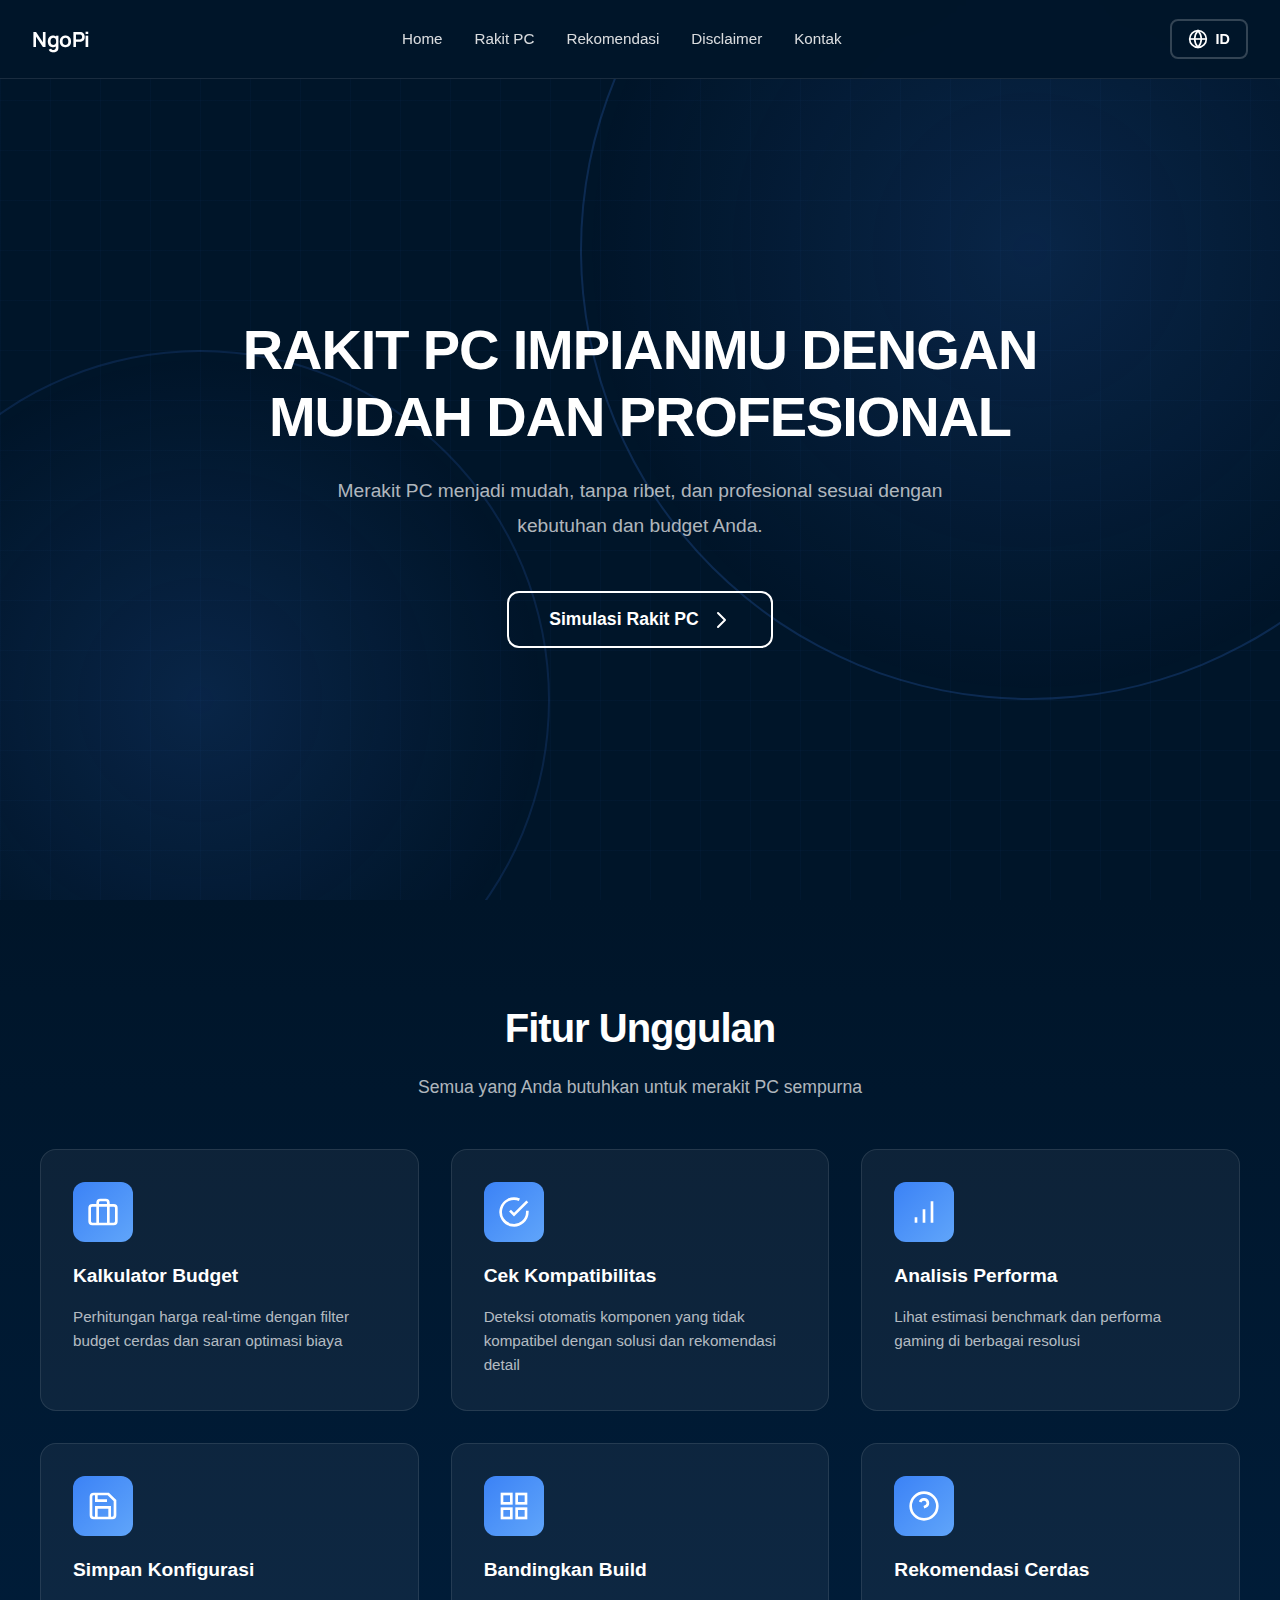
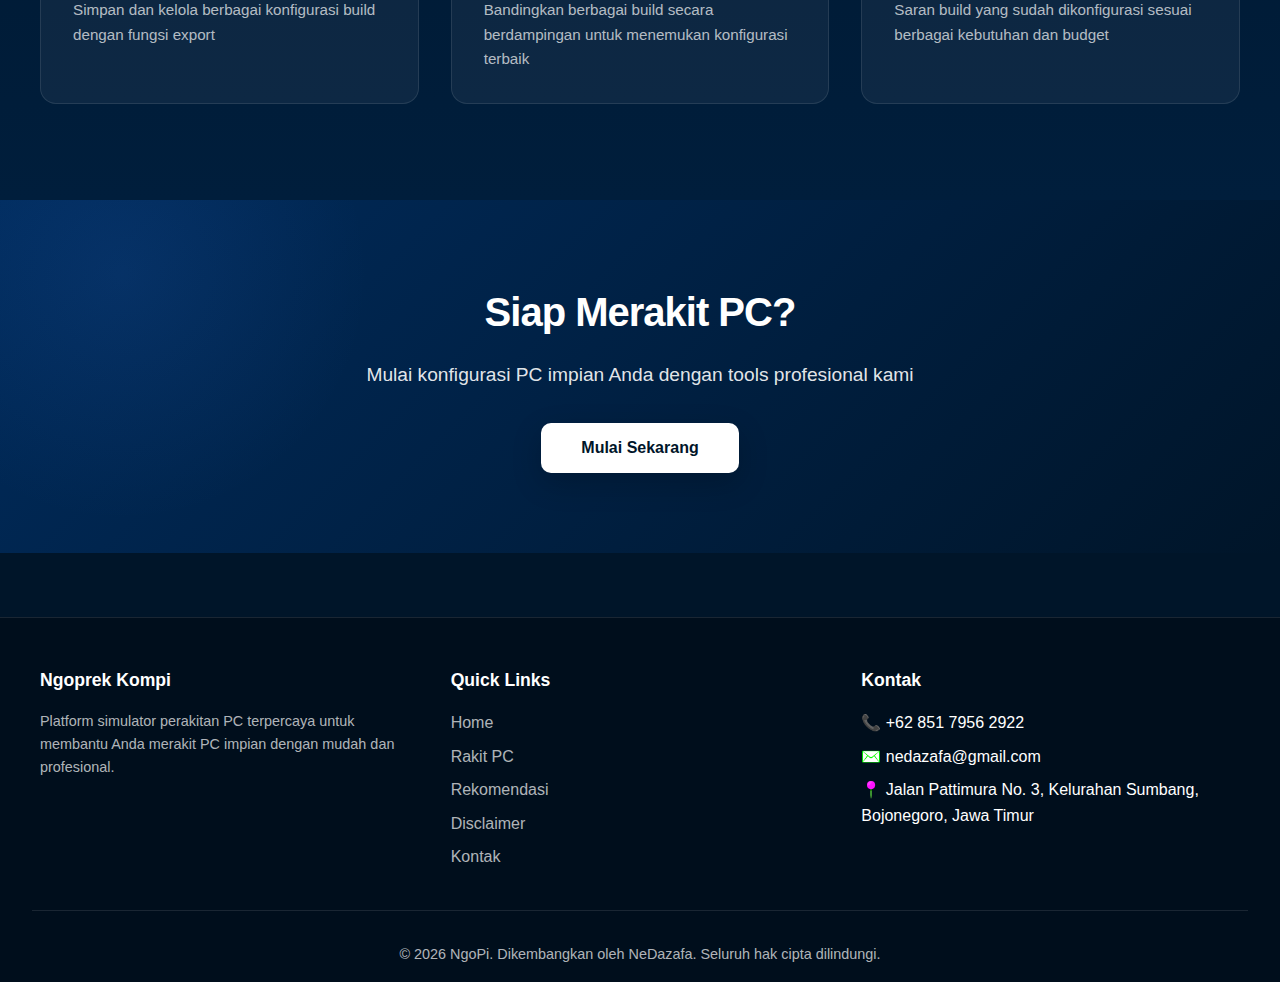
<file: index.html>
<!DOCTYPE html>
<html lang="id">
<head>
    <meta charset="UTF-8">
    <meta name="viewport" content="width=device-width, initial-scale=1.0">
    <title>Bangun PC - Home</title>
    <link rel="stylesheet" href="base.css">
    <link rel="stylesheet" href="home.css">
</head>
<body>
    <!-- NAVBAR -->
    <nav class="navbar">
        <div class="nav-container">
            <div class="nav-brand">
                <span>NgoPi</span>
            </div>
            <div class="nav-links">
                <a href="home.html">Home</a>
                <a href="rakitpc.html">Rakit PC</a>
                <a href="rekomendasi.html">Rekomendasi</a>
                <a href="disclaimer.html">Disclaimer</a>
                <a href="kontak.html">Kontak</a>
            </div>
            <div class="nav-actions">
            </div>
        </div>
    </nav>

    <!-- HOME SECTION -->
    <div id="home" class="section active">
        <div class="hero-section">
            <div class="hero-bg">
                <div class="circle circle-1"></div>
                <div class="circle circle-2"></div>
                <div class="grid-lines"></div>
            </div>
            
            <div class="hero-content">
                <h1 class="hero-title">RAKIT PC IMPIANMU DENGAN<br>MUDAH DAN PROFESIONAL</h1>
                <p class="hero-subtitle">Merakit PC menjadi mudah, tanpa ribet, dan profesional sesuai dengan<br>kebutuhan dan budget Anda.</p>
                <button class="cta-button" onclick="window.location.href='rakitpc.html'">
                    Simulasi Rakit PC
                    <svg width="20" height="20" viewBox="0 0 20 20" fill="none">
                        <path d="M7 3L14 10L7 17" stroke="currentColor" stroke-width="2" stroke-linecap="round" stroke-linejoin="round"/>
                    </svg>
                </button>
            </div>
        </div>

        <!-- Features Section -->
        <div class="features-section">
            <div class="section-intro">
                <h2 class="section-title-modern">Fitur Unggulan</h2>
                <p class="section-description">Semua yang Anda butuhkan untuk merakit PC sempurna</p>
            </div>
            
            <div class="features-grid-modern">
                <div class="feature-card-modern">
                    <div class="feature-icon">
                        <svg width="32" height="32" viewBox="0 0 24 24" fill="none" stroke="currentColor" stroke-width="2">
                            <rect x="2" y="7" width="20" height="14" rx="2"/>
                            <path d="M16 21V5a2 2 0 0 0-2-2h-4a2 2 0 0 0-2 2v16"/>
                        </svg>
                    </div>
                    <h3>Kalkulator Budget</h3>
                    <p>Perhitungan harga real-time dengan filter budget cerdas dan saran optimasi biaya</p>
                </div>
                
                <div class="feature-card-modern">
                    <div class="feature-icon">
                        <svg width="32" height="32" viewBox="0 0 24 24" fill="none" stroke="currentColor" stroke-width="2">
                            <path d="M22 11.08V12a10 10 0 1 1-5.93-9.14"/>
                            <polyline points="22 4 12 14.01 9 11.01"/>
                        </svg>
                    </div>
                    <h3>Cek Kompatibilitas</h3>
                    <p>Deteksi otomatis komponen yang tidak kompatibel dengan solusi dan rekomendasi detail</p>
                </div>
                
                <div class="feature-card-modern">
                    <div class="feature-icon">
                        <svg width="32" height="32" viewBox="0 0 24 24" fill="none" stroke="currentColor" stroke-width="2">
                            <line x1="12" y1="20" x2="12" y2="10"/>
                            <line x1="18" y1="20" x2="18" y2="4"/>
                            <line x1="6" y1="20" x2="6" y2="16"/>
                        </svg>
                    </div>
                    <h3>Analisis Performa</h3>
                    <p>Lihat estimasi benchmark dan performa gaming di berbagai resolusi</p>
                </div>
                
                <div class="feature-card-modern">
                    <div class="feature-icon">
                        <svg width="32" height="32" viewBox="0 0 24 24" fill="none" stroke="currentColor" stroke-width="2">
                            <path d="M19 21H5a2 2 0 0 1-2-2V5a2 2 0 0 1 2-2h11l5 5v11a2 2 0 0 1-2 2z"/>
                            <polyline points="17 21 17 13 7 13 7 21"/>
                            <polyline points="7 3 7 8 15 8"/>
                        </svg>
                    </div>
                    <h3>Simpan Konfigurasi</h3>
                    <p>Simpan dan kelola berbagai konfigurasi build dengan fungsi export</p>
                </div>
                
                <div class="feature-card-modern">
                    <div class="feature-icon">
                        <svg width="32" height="32" viewBox="0 0 24 24" fill="none" stroke="currentColor" stroke-width="2">
                            <rect x="3" y="3" width="7" height="7"/>
                            <rect x="14" y="3" width="7" height="7"/>
                            <rect x="14" y="14" width="7" height="7"/>
                            <rect x="3" y="14" width="7" height="7"/>
                        </svg>
                    </div>
                    <h3>Bandingkan Build</h3>
                    <p>Bandingkan berbagai build secara berdampingan untuk menemukan konfigurasi terbaik</p>
                </div>
                
                <div class="feature-card-modern">
                    <div class="feature-icon">
                        <svg width="32" height="32" viewBox="0 0 24 24" fill="none" stroke="currentColor" stroke-width="2">
                            <circle cx="12" cy="12" r="10"/>
                            <path d="M9.09 9a3 3 0 0 1 5.83 1c0 2-3 3-3 3"/>
                            <line x1="12" y1="17" x2="12.01" y2="17"/>
                        </svg>
                    </div>
                    <h3>Rekomendasi Cerdas</h3>
                    <p>Saran build yang sudah dikonfigurasi sesuai berbagai kebutuhan dan budget</p>
                </div>
            </div>
        </div>

        <!-- CTA Section -->
        <div class="cta-section">
            <div class="cta-content">
                <h2>Siap Merakit PC?</h2>
                <p>Mulai konfigurasi PC impian Anda dengan tools profesional kami</p>
                <button class="btn-cta" onclick="window.location.href='rakitpc.html'">Mulai Sekarang</button>
            </div>
        </div>
    </div>

    <!-- FOOTER -->
    <footer class="footer">
        <div class="footer-content">
            <div class="footer-section">
                <h4>Ngoprek Kompi</h4>
                <p>Platform simulator perakitan PC terpercaya untuk membantu Anda merakit PC impian dengan mudah dan profesional.</p>
            </div>
            <div class="footer-section">
                <h4>Quick Links</h4>
                <ul>
                    <li><a href="home.html">Home</a></li>
                    <li><a href="rakitpc.html">Rakit PC</a></li>
                    <li><a href="rekomendasi.html">Rekomendasi</a></li>
                    <li><a href="disclaimer.html">Disclaimer</a></li>
                    <li><a href="kontak.html">Kontak</a></li>
                </ul>
            </div>
            <div class="footer-section">
                <h4>Kontak</h4>
                <ul class="kontak">
                    <li><span class="ikon">📞</span> +62 851 7956 2922</li>
                    <li><span class="ikon">✉️</span> nedazafa@gmail.com</li>
                    <li><span class="ikon">📍</span> Jalan Pattimura No. 3, Kelurahan Sumbang, Bojonegoro, Jawa Timur</li>
                </ul>
                <style>
                .kontak .ikon {
                    filter: hue-rotate(270deg) saturate(3);
                }
                </style>

            </div>
        </div>
        <div class="footer-bottom">
            <p>&copy; 2025 NgoPi. Dikembangkan oleh NeDazafa. Seluruh hak cipta dilindungi.</p>
        </div>
    </footer>

    <script src="translations.js"></script>
    <script src="language-switcher.js"></script>
    <script src="utils.js"></script>
    <script src="builder.js"></script>
    <script src="main.js"></script>
</body>

</html>
</file>
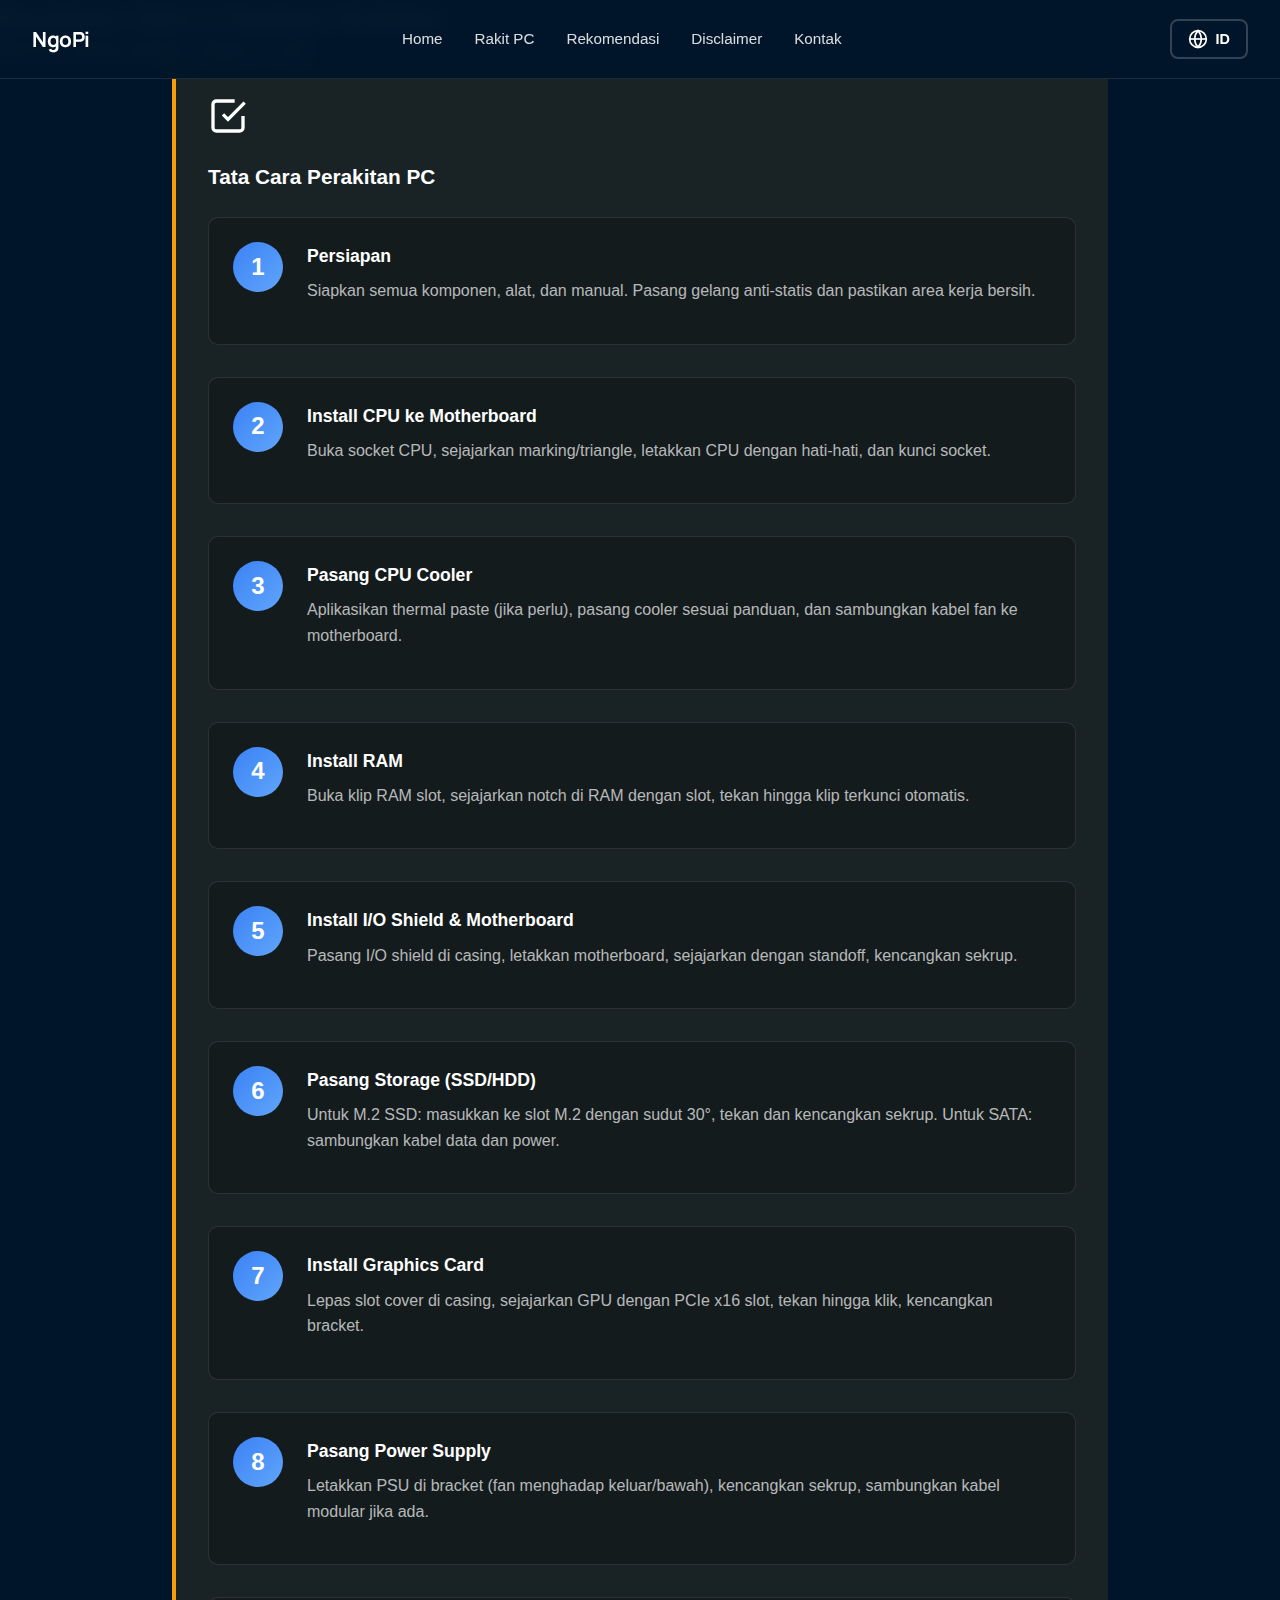
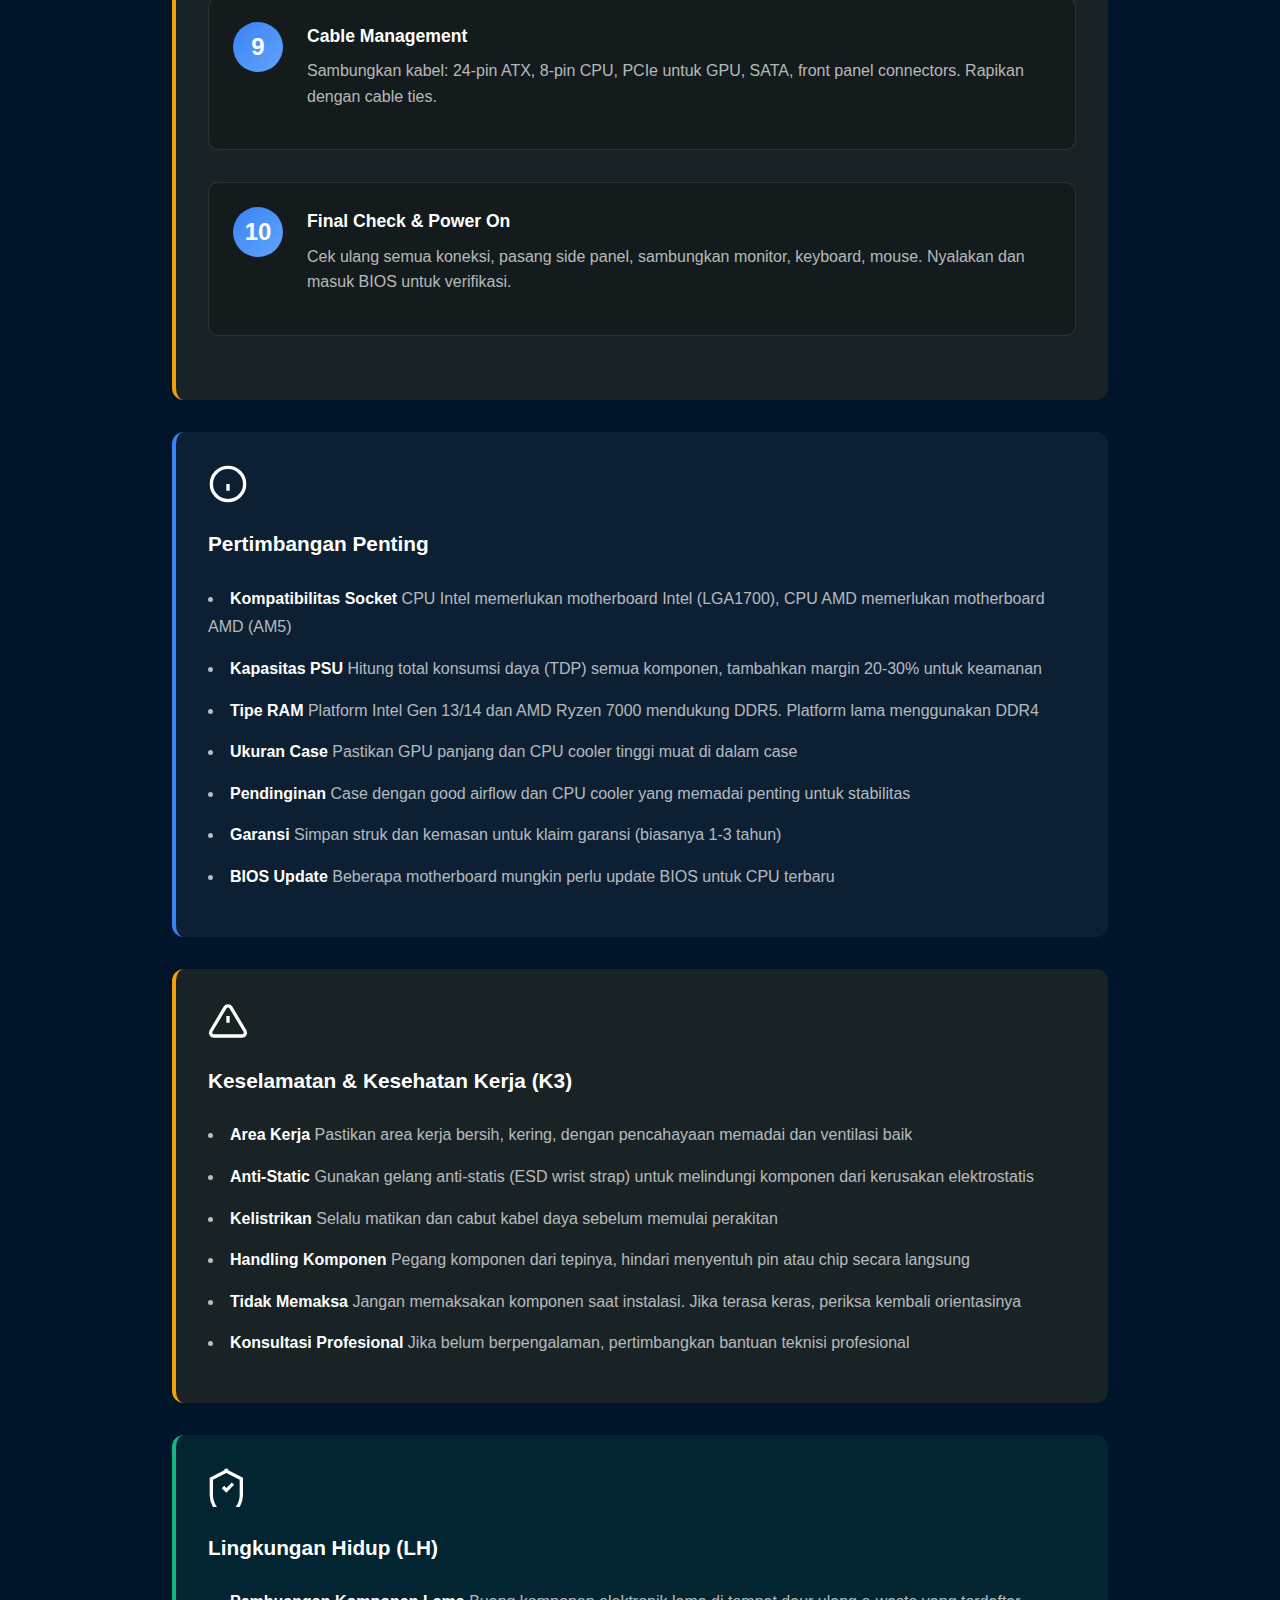
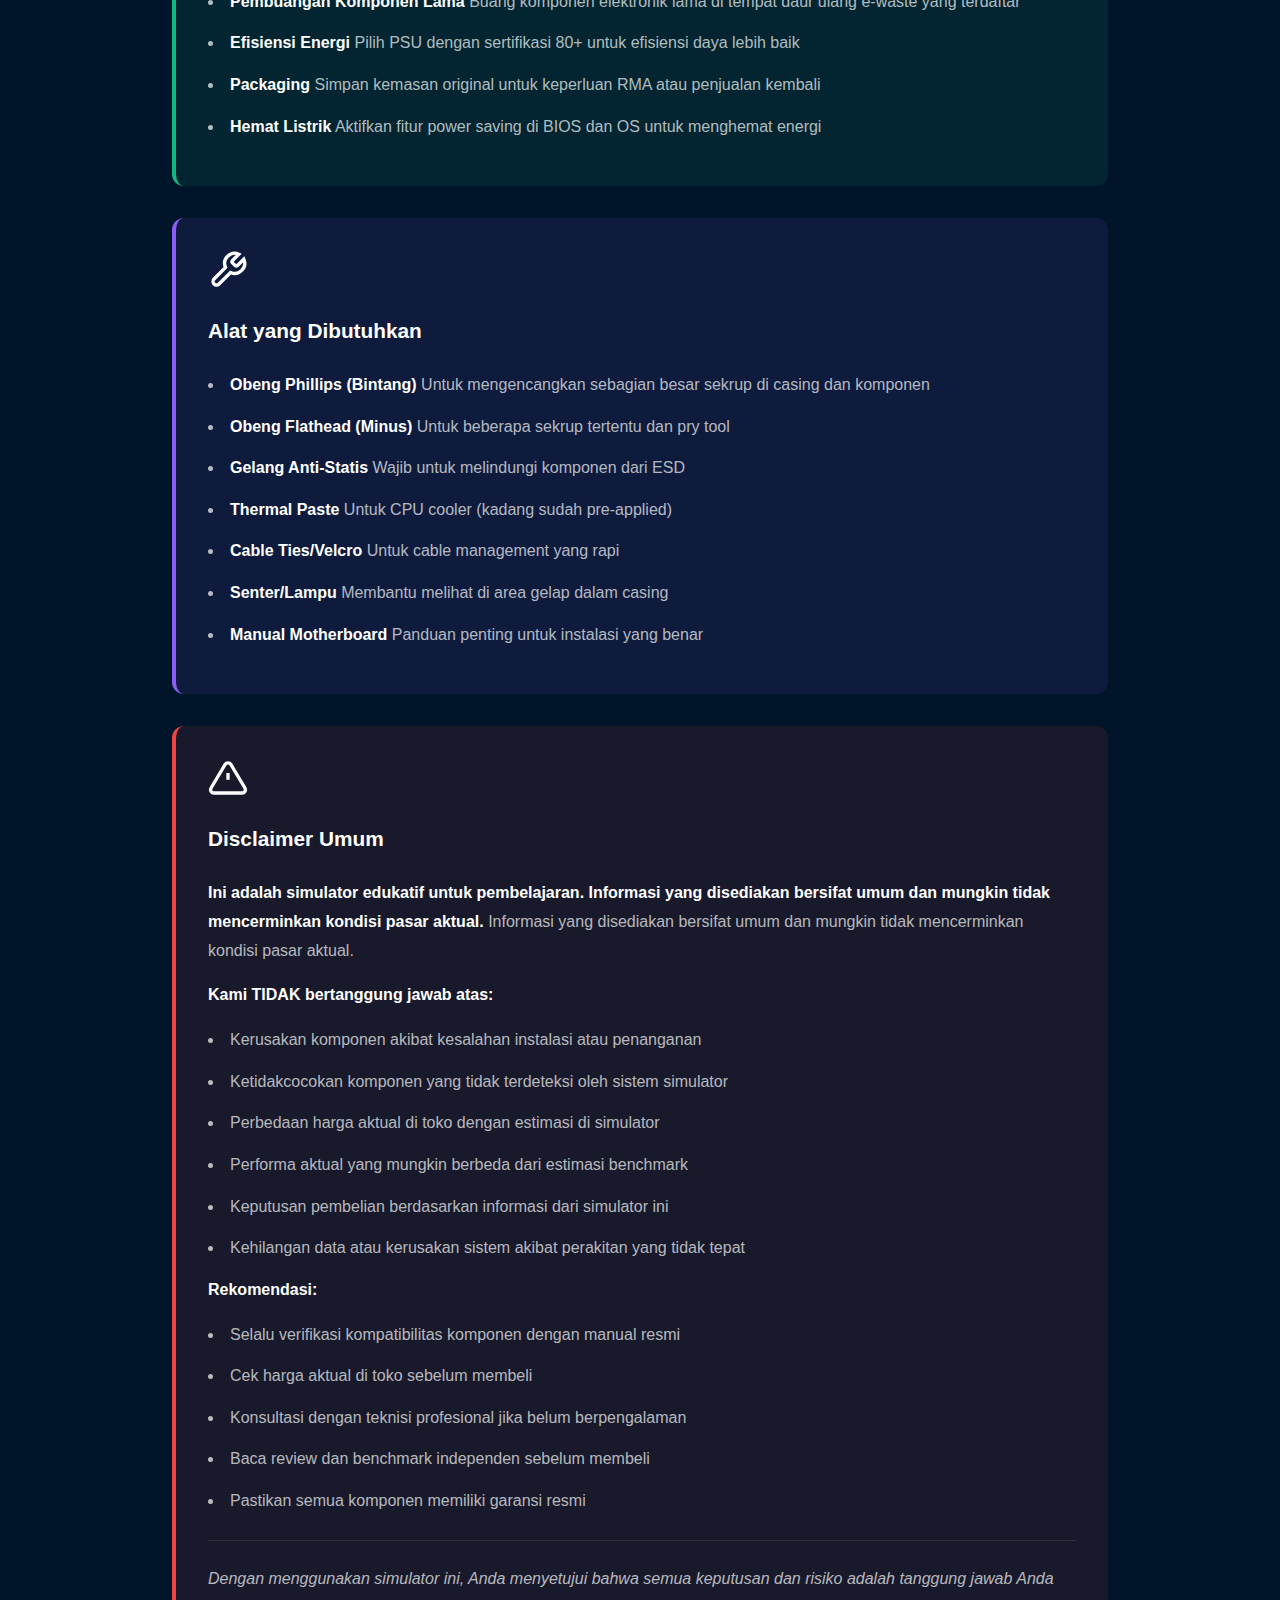
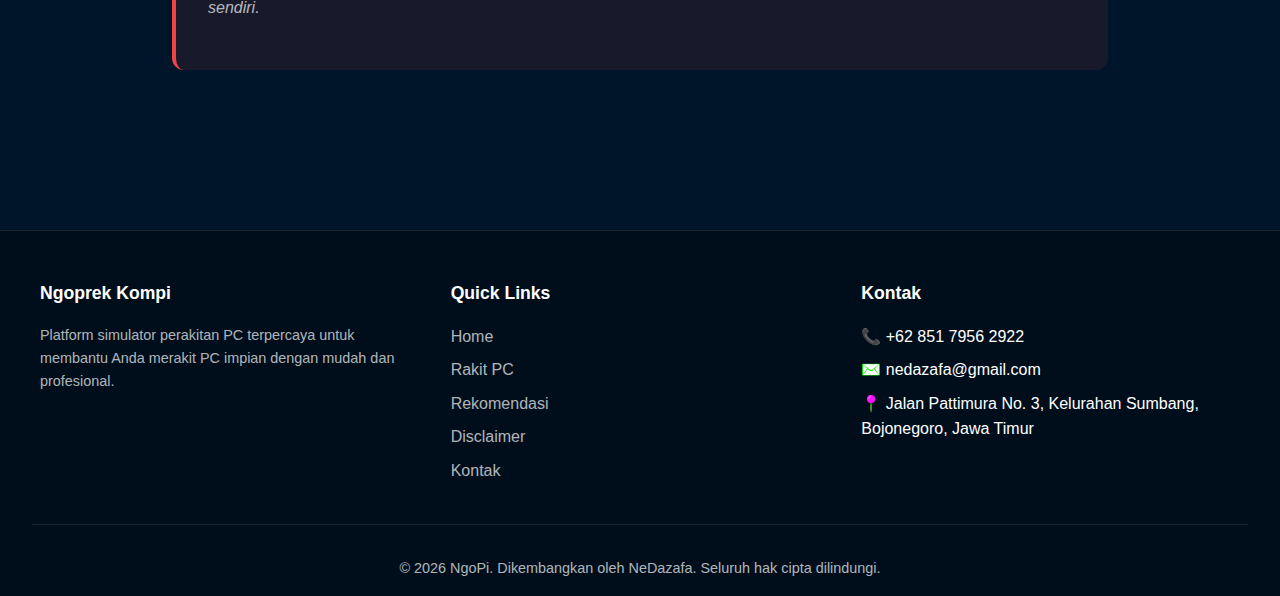
<file: disclaimer.html>
<!DOCTYPE html>
<html lang="id">
<head>
    <meta charset="UTF-8">
    <meta name="viewport" content="width=device-width, initial-scale=1.0">
    <title>NgoPi - Disclaimer</title>
    <link rel="stylesheet" href="base.css">
    <link rel="stylesheet" href="disclaimer.css">
</head>
<body>
    <!-- NAVBAR -->
    <nav class="navbar">
        <div class="nav-container">
            <div class="nav-brand">
                <span>NgoPi</span>
            </div>
            <div class="nav-links">
                <a href="index.html">Home</a>
                <a href="rakitpc.html">Rakit PC</a>
                <a href="rekomendasi.html">Rekomendasi</a>
                <a href="disclaimer.html">Disclaimer</a>
                <a href="kontak.html">Kontak</a>
            </div>
            <div class="nav-actions">
            </div>
        </div>
    </nav>

    <!-- DISCLAIMER & K3LH SECTION -->
    <div id="disclaimer" class="section active">
        <div class="section-header">
            <h2 data-translate="disclaimer.title">Disclaimer, K3LH & Panduan Perakitan</h2>
            <p data-translate="disclaimer.subtitle">Informasi penting sebelum merakit PC Anda</p>
        </div>

        <div class="disclaimer-container">
            <!-- K3LH Section -->
            <div class="info-box warning-box">
                <div class="info-icon">
                    <svg width="40" height="40" viewBox="0 0 24 24" fill="none" stroke="currentColor" stroke-width="2">
                        <polyline points="9 11 12 14 22 4"/>
                        <path d="M21 12v7a2 2 0 0 1-2 2H5a2 2 0 0 1-2-2V5a2 2 0 0 1 2-2h11"/>
                    </svg>
                </div>
                <h3 data-translate="disclaimer.assembly.title">Tata Cara Perakitan PC</h3>
                <div class="assembly-steps">
                    <div class="step-item">
                        <div class="step-number">1</div>
                        <div class="step-content">
                            <h4 data-translate="disclaimer.assembly.step1.title">Persiapan</h4>
                            <p data-translate="disclaimer.assembly.step1.desc">Siapkan semua komponen, alat, dan manual. Pasang gelang anti-statis dan pastikan area kerja bersih.</p>
                        </div>
                    </div>
                    <div class="step-item">
                        <div class="step-number">2</div>
                        <div class="step-content">
                            <h4 data-translate="disclaimer.assembly.step2.title">Install CPU ke Motherboard</h4>
                            <p data-translate="disclaimer.assembly.step2.desc">Buka socket CPU, sejajarkan marking/triangle, letakkan CPU dengan hati-hati, dan kunci socket.</p>
                        </div>
                    </div>
                    <div class="step-item">
                        <div class="step-number">3</div>
                        <div class="step-content">
                            <h4 data-translate="disclaimer.assembly.step3.title">Pasang CPU Cooler</h4>
                            <p data-translate="disclaimer.assembly.step3.desc">Aplikasikan thermal paste (jika perlu), pasang cooler sesuai panduan, dan sambungkan kabel fan ke motherboard.</p>
                        </div>
                    </div>
                    <div class="step-item">
                        <div class="step-number">4</div>
                        <div class="step-content">
                            <h4 data-translate="disclaimer.assembly.step4.title">Install RAM</h4>
                            <p data-translate="disclaimer.assembly.step4.desc">Buka klip RAM slot, sejajarkan notch di RAM dengan slot, tekan hingga klip terkunci otomatis.</p>
                        </div>
                    </div>
                    <div class="step-item">
                        <div class="step-number">5</div>
                        <div class="step-content">
                            <h4 data-translate="disclaimer.assembly.step5.title">Install I/O Shield & Motherboard</h4>
                            <p data-translate="disclaimer.assembly.step5.desc">Pasang I/O shield di casing, letakkan motherboard, sejajarkan dengan standoff, kencangkan sekrup.</p>
                        </div>
                    </div>
                    <div class="step-item">
                        <div class="step-number">6</div>
                        <div class="step-content">
                            <h4 data-translate="disclaimer.assembly.step6.title">Pasang Storage (SSD/HDD)</h4>
                            <p data-translate="disclaimer.assembly.step6.desc">Untuk M.2 SSD: masukkan ke slot M.2 dengan sudut 30°, tekan dan kencangkan sekrup. Untuk SATA: sambungkan kabel data dan power.</p>
                        </div>
                    </div>
                    <div class="step-item">
                        <div class="step-number">7</div>
                        <div class="step-content">
                            <h4 data-translate="disclaimer.assembly.step7.title">Install Graphics Card</h4>
                            <p data-translate="disclaimer.assembly.step7.desc">Lepas slot cover di casing, sejajarkan GPU dengan PCIe x16 slot, tekan hingga klik, kencangkan bracket.</p>
                        </div>
                    </div>
                    <div class="step-item">
                        <div class="step-number">8</div>
                        <div class="step-content">
                            <h4 data-translate="disclaimer.assembly.step8.title">Pasang Power Supply</h4>
                            <p data-translate="disclaimer.assembly.step8.desc">Letakkan PSU di bracket (fan menghadap keluar/bawah), kencangkan sekrup, sambungkan kabel modular jika ada.</p>
                        </div>
                    </div>
                    <div class="step-item">
                        <div class="step-number">9</div>
                        <div class="step-content">
                            <h4 data-translate="disclaimer.assembly.step9.title">Cable Management</h4>
                            <p data-translate="disclaimer.assembly.step9.desc">Sambungkan kabel: 24-pin ATX, 8-pin CPU, PCIe untuk GPU, SATA, front panel connectors. Rapikan dengan cable ties.</p>
                        </div>
                    </div>
                    <div class="step-item">
                        <div class="step-number">10</div>
                        <div class="step-content">
                            <h4 data-translate="disclaimer.assembly.step10.title">Final Check & Power On</h4>
                            <p data-translate="disclaimer.assembly.step10.desc">Cek ulang semua koneksi, pasang side panel, sambungkan monitor, keyboard, mouse. Nyalakan dan masuk BIOS untuk verifikasi.</p>
                        </div>
                    </div>
                </div>
            </div>

            <!-- Important Considerations -->
            <div class="info-box">
                <div class="info-icon">
                    <svg width="40" height="40" viewBox="0 0 24 24" fill="none" stroke="currentColor" stroke-width="2">
                        <circle cx="12" cy="12" r="10"/>
                        <line x1="12" y1="16" x2="12" y2="12"/>
                        <line x1="12" y1="8" x2="12.01" y2="8"/>
                    </svg>
                </div>
                <h3 data-translate="disclaimer.considerations.title">Pertimbangan Penting</h3>
                <ul>
                    <li><strong data-translate="disclaimer.considerations.socket.title">Kompatibilitas Socket:</strong> <span data-translate="disclaimer.considerations.socket.desc">CPU Intel memerlukan motherboard Intel (LGA1700), CPU AMD memerlukan motherboard AMD (AM5)</span></li>
                    <li><strong data-translate="disclaimer.considerations.psu.title">Kapasitas PSU:</strong> <span data-translate="disclaimer.considerations.psu.desc">Hitung total konsumsi daya (TDP) semua komponen, tambahkan margin 20-30% untuk keamanan</span></li>
                    <li><strong data-translate="disclaimer.considerations.ram.title">Tipe RAM:</strong> <span data-translate="disclaimer.considerations.ram.desc">Platform Intel Gen 13/14 dan AMD Ryzen 7000 mendukung DDR5. Platform lama menggunakan DDR4</span></li>
                    <li><strong data-translate="disclaimer.considerations.case.title">Ukuran Case:</strong> <span data-translate="disclaimer.considerations.case.desc">Pastikan GPU panjang dan CPU cooler tinggi muat di dalam case</span></li>
                    <li><strong data-translate="disclaimer.considerations.cooling.title">Pendinginan:</strong> <span data-translate="disclaimer.considerations.cooling.desc">Case dengan good airflow dan CPU cooler yang memadai penting untuk stabilitas</span></li>
                    <li><strong data-translate="disclaimer.considerations.warranty.title">Garansi:</strong> <span data-translate="disclaimer.considerations.warranty.desc">Simpan struk dan kemasan untuk klaim garansi (biasanya 1-3 tahun)</span></li>
                    <li><strong data-translate="disclaimer.considerations.bios.title">BIOS Update:</strong> <span data-translate="disclaimer.considerations.bios.desc">Beberapa motherboard mungkin perlu update BIOS untuk CPU terbaru</span></li>
                </ul>
            </div>

            <!-- K3 Section -->
            <div class="info-box warning-box">
                <div class="info-icon">
                    <svg width="40" height="40" viewBox="0 0 24 24" fill="none" stroke="currentColor" stroke-width="2">
                        <path d="M10.29 3.86L1.82 18a2 2 0 0 0 1.71 3h16.94a2 2 0 0 0 1.71-3L13.71 3.86a2 2 0 0 0-3.42 0z"/>
                        <line x1="12" y1="9" x2="12" y2="13"/>
                        <line x1="12" y1="17" x2="12.01" y2="17"/>
                    </svg>
                </div>
                <h3 data-translate="disclaimer.safety.title">Keselamatan & Kesehatan Kerja (K3)</h3>
                <ul>
                    <li><strong data-translate="disclaimer.safety.workspace.title">Area Kerja:</strong> <span data-translate="disclaimer.safety.workspace.desc">Pastikan area kerja bersih, kering, dengan pencahayaan memadai dan ventilasi baik</span></li>
                    <li><strong data-translate="disclaimer.safety.antistatic.title">Anti-Static:</strong> <span data-translate="disclaimer.safety.antistatic.desc">Gunakan gelang anti-statis (ESD wrist strap) untuk melindungi komponen dari kerusakan elektrostatis</span></li>
                    <li><strong data-translate="disclaimer.safety.electricity.title">Kelistrikan:</strong> <span data-translate="disclaimer.safety.electricity.desc">Selalu matikan dan cabut kabel daya sebelum memulai perakitan</span></li>
                    <li><strong data-translate="disclaimer.safety.handling.title">Handling Komponen:</strong> <span data-translate="disclaimer.safety.handling.desc">Pegang komponen dari tepinya, hindari menyentuh pin atau chip secara langsung</span></li>
                    <li><strong data-translate="disclaimer.safety.force.title">Tidak Memaksa:</strong> <span data-translate="disclaimer.safety.force.desc">Jangan memaksakan komponen saat instalasi. Jika terasa keras, periksa kembali orientasinya</span></li>
                    <li><strong data-translate="disclaimer.safety.professional.title">Konsultasi Profesional:</strong> <span data-translate="disclaimer.safety.professional.desc">Jika belum berpengalaman, pertimbangkan bantuan teknisi profesional</span></li>
                </ul>
            </div>

            <!-- Lingkungan Hidup -->
            <div class="info-box success-box">
                <div class="info-icon">
                    <svg width="40" height="40" viewBox="0 0 24 24" fill="none" stroke="currentColor" stroke-width="2">
                        <path d="M12 2L2 7v10c0 5.55 3.84 10.74 9 12 5.16-1.26 9-6.45 9-12V7l-10-5z"/>
                        <polyline points="9 12 11 14 15 10"/>
                    </svg>
                </div>
                <h3 data-translate="disclaimer.environment.title">Lingkungan Hidup (LH)</h3>
                <ul>
                    <li><strong data-translate="disclaimer.environment.disposal.title">Pembuangan Komponen Lama:</strong> <span data-translate="disclaimer.environment.disposal.desc">Buang komponen elektronik lama di tempat daur ulang e-waste yang terdaftar</span></li>
                    <li><strong data-translate="disclaimer.environment.efficiency.title">Efisiensi Energi:</strong> <span data-translate="disclaimer.environment.efficiency.desc">Pilih PSU dengan sertifikasi 80+ untuk efisiensi daya lebih baik</span></li>
                    <li><strong data-translate="disclaimer.environment.packaging.title">Packaging:</strong> <span data-translate="disclaimer.environment.packaging.desc">Simpan kemasan original untuk keperluan RMA atau penjualan kembali</span></li>
                    <li><strong data-translate="disclaimer.environment.power.title">Hemat Listrik:</strong> <span data-translate="disclaimer.environment.power.desc">Aktifkan fitur power saving di BIOS dan OS untuk menghemat energi</span></li>
                </ul>
            </div>

            <!-- Tools Required -->
            <div class="info-box tools-box">
                <div class="info-icon">
                    <svg width="40" height="40" viewBox="0 0 24 24" fill="none" stroke="currentColor" stroke-width="2">
                        <path d="M14.7 6.3a1 1 0 0 0 0 1.4l1.6 1.6a1 1 0 0 0 1.4 0l3.77-3.77a6 6 0 0 1-7.94 7.94l-6.91 6.91a2.12 2.12 0 0 1-3-3l6.91-6.91a6 6 0 0 1 7.94-7.94l-3.76 3.76z"/>
                    </svg>
                </div>
                <h3 data-translate="disclaimer.tools.title">Alat yang Dibutuhkan</h3>
                <ul>
                    <li><strong data-translate="disclaimer.tools.screwdriver.title">Obeng Phillips (Bintang):</strong> <span data-translate="disclaimer.tools.screwdriver.desc">Untuk mengencangkan sebagian besar sekrup di casing dan komponen</span></li>
                    <li><strong data-translate="disclaimer.tools.flathead.title">Obeng Flathead (Minus):</strong> <span data-translate="disclaimer.tools.flathead.desc">Untuk beberapa sekrup tertentu dan pry tool</span></li>
                    <li><strong data-translate="disclaimer.tools.wriststrap.title">Gelang Anti-Statis:</strong> <span data-translate="disclaimer.tools.wriststrap.desc">Wajib untuk melindungi komponen dari ESD</span></li>
                    <li><strong data-translate="disclaimer.tools.thermal.title">Thermal Paste:</strong> <span data-translate="disclaimer.tools.thermal.desc">Untuk CPU cooler (kadang sudah pre-applied)</span></li>
                    <li><strong data-translate="disclaimer.tools.cables.title">Cable Ties/Velcro:</strong> <span data-translate="disclaimer.tools.cables.desc">Untuk cable management yang rapi</span></li>
                    <li><strong data-translate="disclaimer.tools.flashlight.title">Senter/Lampu:</strong> <span data-translate="disclaimer.tools.flashlight.desc">Membantu melihat di area gelap dalam casing</span></li>
                    <li><strong data-translate="disclaimer.tools.manual.title">Manual Motherboard:</strong> <span data-translate="disclaimer.tools.manual.desc">Panduan penting untuk instalasi yang benar</span></li>
                </ul>
            </div>

            <!-- Disclaimer -->
            <div class="info-box disclaimer-box">
                <div class="info-icon">
                    <svg width="40" height="40" viewBox="0 0 24 24" fill="none" stroke="currentColor" stroke-width="2">
                        <path d="M10.29 3.86L1.82 18a2 2 0 0 0 1.71 3h16.94a2 2 0 0 0 1.71-3L13.71 3.86a2 2 0 0 0-3.42 0z"/>
                        <line x1="12" y1="9" x2="12" y2="13"/>
                        <line x1="12" y1="17" x2="12.01" y2="17"/>
                    </svg>
                </div>
                <h3 data-translate="disclaimer.general.title">Disclaimer Umum</h3>
                <div class="disclaimer-text">
                    <p><strong data-translate="disclaimer.general.intro">Ini adalah simulator edukatif untuk pembelajaran.</strong> <span data-translate="disclaimer.general.introDesc">Informasi yang disediakan bersifat umum dan mungkin tidak mencerminkan kondisi pasar aktual.</span></p>
                    
                    <p><strong data-translate="disclaimer.general.notResponsible">Kami TIDAK bertanggung jawab atas:</strong></p>
                    <ul>
                        <li data-translate="disclaimer.general.damage">Kerusakan komponen akibat kesalahan instalasi atau penanganan</li>
                        <li data-translate="disclaimer.general.incompatibility">Ketidakcocokan komponen yang tidak terdeteksi oleh sistem simulator</li>
                        <li data-translate="disclaimer.general.pricing">Perbedaan harga aktual di toko dengan estimasi di simulator</li>
                        <li data-translate="disclaimer.general.performance">Performa aktual yang mungkin berbeda dari estimasi benchmark</li>
                        <li data-translate="disclaimer.general.purchase">Keputusan pembelian berdasarkan informasi dari simulator ini</li>
                        <li data-translate="disclaimer.general.data">Kehilangan data atau kerusakan sistem akibat perakitan yang tidak tepat</li>
                    </ul>

                    <p><strong data-translate="disclaimer.general.recommendations">Rekomendasi:</strong></p>
                    <ul>
                        <li data-translate="disclaimer.general.verify">Selalu verifikasi kompatibilitas komponen dengan manual resmi</li>
                        <li data-translate="disclaimer.general.checkPrice">Cek harga aktual di toko sebelum membeli</li>
                        <li data-translate="disclaimer.general.consult">Konsultasi dengan teknisi profesional jika belum berpengalaman</li>
                        <li data-translate="disclaimer.general.review">Baca review dan benchmark independen sebelum membeli</li>
                        <li data-translate="disclaimer.general.warranty">Pastikan semua komponen memiliki garansi resmi</li>
                    </ul>

                    <p class="disclaimer-footer"><em data-translate="disclaimer.general.agreement">Dengan menggunakan simulator ini, Anda menyetujui bahwa semua keputusan dan risiko adalah tanggung jawab Anda sendiri.</em></p>
                </div>
            </div>
        </div>
    </div>

    <!-- FOOTER -->
    <footer class="footer">
        <div class="footer-content">
            <div class="footer-section">
                <h4>Ngoprek Kompi</h4>
                <p>Platform simulator perakitan PC terpercaya untuk membantu Anda merakit PC impian dengan mudah dan profesional.</p>
            </div>
            <div class="footer-section">
                <h4>Quick Links</h4>
                <ul>
                    <li><a href="home.html">Home</a></li>
                    <li><a href="rakitpc.html">Rakit PC</a></li>
                    <li><a href="rekomendasi.html">Rekomendasi</a></li>
                    <li><a href="disclaimer.html">Disclaimer</a></li>
                    <li><a href="kontak.html">Kontak</a></li>
                </ul>
            </div>
            <div class="footer-section">
                <h4>Kontak</h4>
                <ul class="kontak">
                    <li><span class="ikon">📞</span> +62 851 7956 2922</li>
                    <li><span class="ikon">✉️</span> nedazafa@gmail.com</li>
                    <li><span class="ikon">📍</span> Jalan Pattimura No. 3, Kelurahan Sumbang, Bojonegoro, Jawa Timur</li>
                </ul>
                <style>
                .kontak .ikon {
                    filter: hue-rotate(270deg) saturate(3); 
                }
                </style>
            </div>
        </div>
        <div class="footer-bottom">
            <p>&copy; 2025 NgoPi. Dikembangkan oleh NeDazafa. Seluruh hak cipta dilindungi.</p>
        </div>
    </footer>

    <script src="translations.js"></script>
    <script src="language-switcher.js"></script>
    <script src="utils.js"></script>
    <script src="builder.js"></script>
    <script src="main.js"></script>
</body>
</html>
</file>
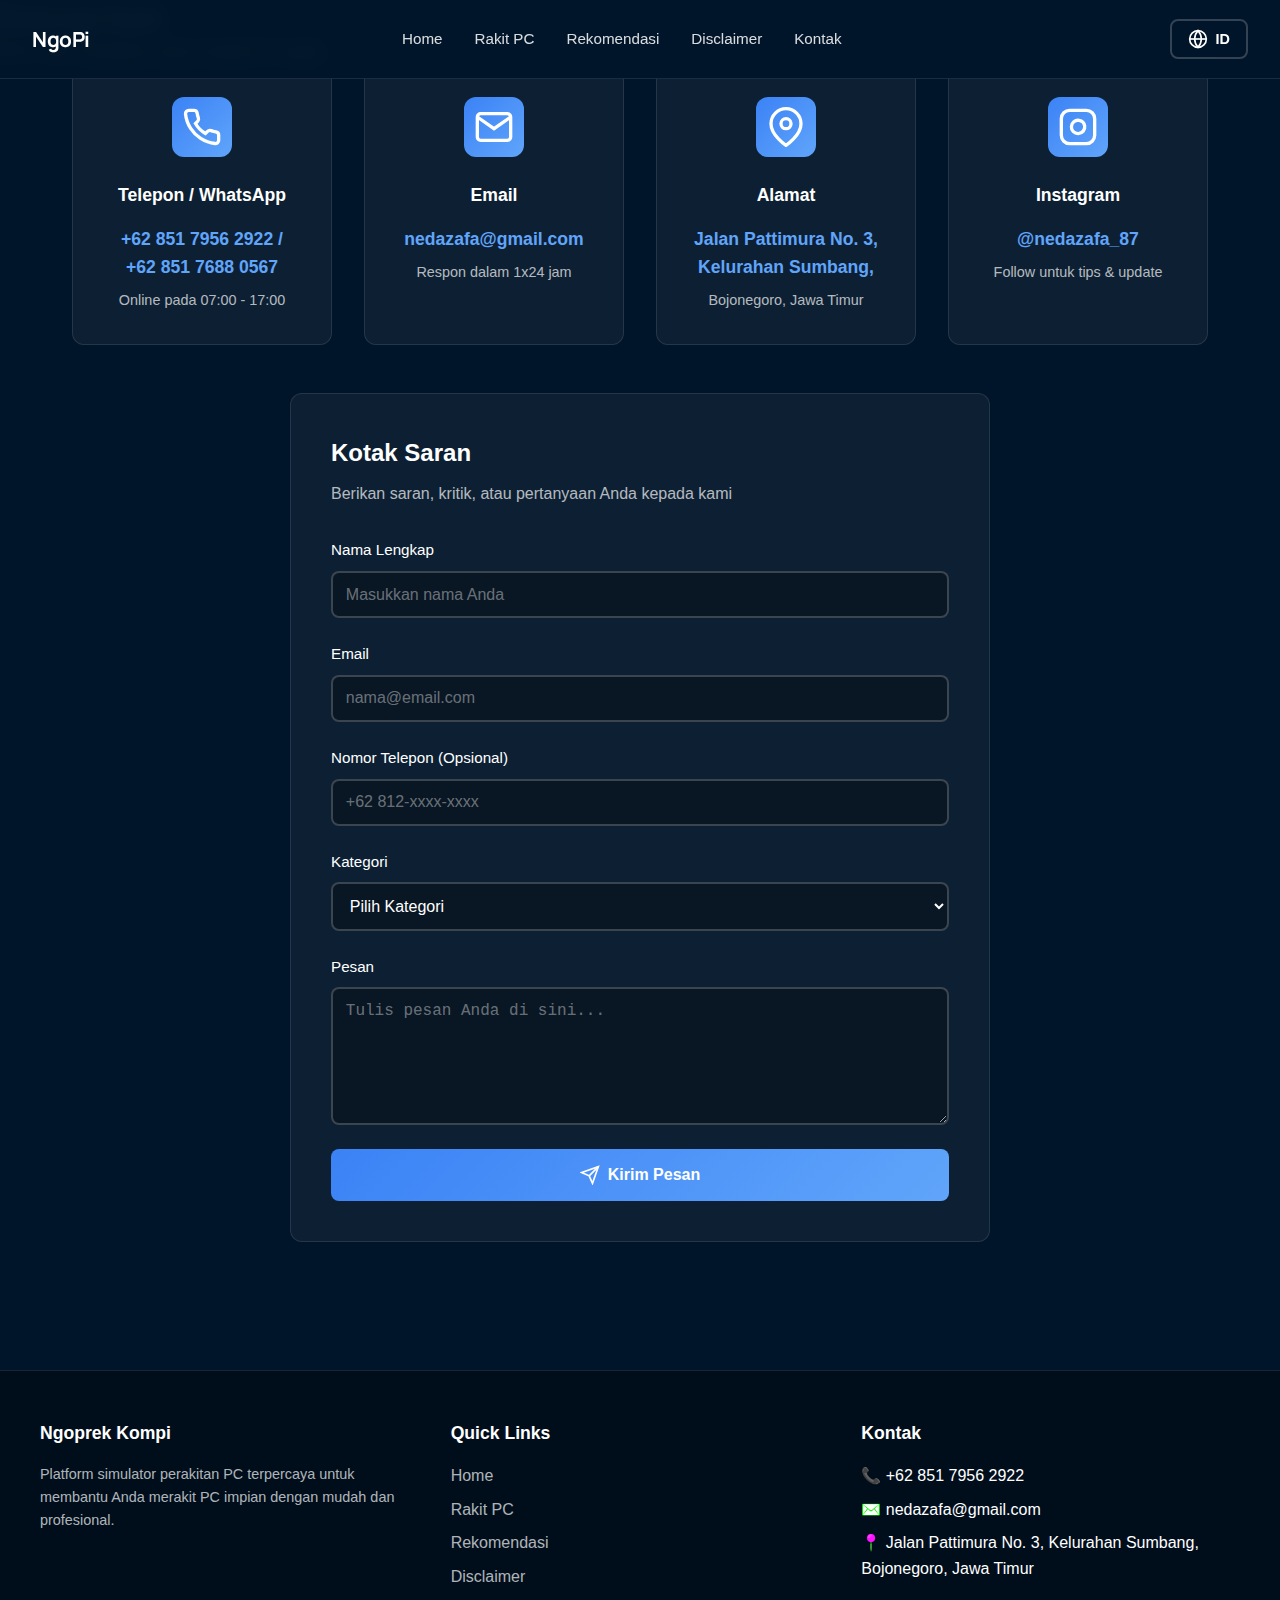
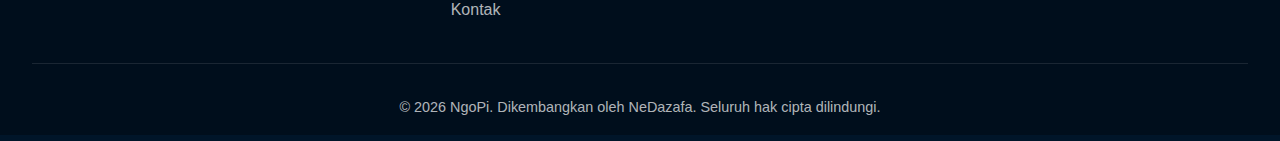
<file: kontak.html>
<!DOCTYPE html>
<html lang="id">
<head>
    <meta charset="UTF-8">
    <meta name="viewport" content="width=device-width, initial-scale=1.0">
    <title>NgoPi - Kontak</title>
    <link rel="stylesheet" href="base.css">
    <link rel="stylesheet" href="kontak.css">
</head>
<body>
    <!-- NAVBAR -->
    <nav class="navbar">
        <div class="nav-container">
            <div class="nav-brand">
                <span>NgoPi</span>
            </div>
            <div class="nav-links">
                <a href="index.html">Home</a>
                <a href="rakitpc.html">Rakit PC</a>
                <a href="rekomendasi.html">Rekomendasi</a>
                <a href="disclaimer.html">Disclaimer</a>
                <a href="kontak.html">Kontak</a>
            </div>
            <div class="nav-actions">
            </div>
        </div>
    </nav>

    <!-- CONTACT SECTION -->
    <div id="contact" class="section active">
        <div class="section-header">
            <h2>Hubungi Kami</h2>
            <p>Kami siap membantu Anda merakit PC impian</p>
        </div>

        <div class="contact-container">
            <!-- Contact Information -->
            <div class="contact-info-section">
                <div class="contact-card">
                    <div class="contact-icon">
                        <svg width="40" height="40" viewBox="0 0 24 24" fill="none" stroke="currentColor" stroke-width="2">
                            <path d="M22 16.92v3a2 2 0 0 1-2.18 2 19.79 19.79 0 0 1-8.63-3.07 19.5 19.5 0 0 1-6-6 19.79 19.79 0 0 1-3.07-8.67A2 2 0 0 1 4.11 2h3a2 2 0 0 1 2 1.72 12.84 12.84 0 0 0 .7 2.81 2 2 0 0 1-.45 2.11L8.09 9.91a16 16 0 0 0 6 6l1.27-1.27a2 2 0 0 1 2.11-.45 12.84 12.84 0 0 0 2.81.7A2 2 0 0 1 22 16.92z"/>
                        </svg>
                    </div>
                    <h3>Telepon / WhatsApp</h3>
                    <p class="contact-detail">+62 851-7956-2922</p>
                    <p class="contact-subtext">Online pada 07:00 - 17:00</p>
                </div>

                <div class="contact-card">
                    <div class="contact-icon">
                        <svg width="40" height="40" viewBox="0 0 24 24" fill="none" stroke="currentColor" stroke-width="2">
                            <path d="M4 4h16c1.1 0 2 .9 2 2v12c0 1.1-.9 2-2 2H4c-1.1 0-2-.9-2-2V6c0-1.1.9-2 2-2z"/>
                            <polyline points="22,6 12,13 2,6"/>
                        </svg>
                    </div>
                    <h3>Email</h3>
                    <p class="contact-detail">nedazafa@gmail.com</p>
                    <p class="contact-subtext">Respon dalam 1x24 jam</p>
                </div>

                <div class="contact-card">
                    <div class="contact-icon">
                        <svg width="40" height="40" viewBox="0 0 24 24" fill="none" stroke="currentColor" stroke-width="2">
                            <path d="M21 10c0 7-9 13-9 13s-9-6-9-13a9 9 0 0 1 18 0z"/>
                            <circle cx="12" cy="10" r="3"/>
                        </svg>
                    </div>
                    <h3>Alamat</h3>
                    <p class="contact-detail">Jalan Pattimura No. 3, Kelurahan Sumbang,<br>Bojonegoro,Jawa Timur</p>
                    <p class="contact-subtext">Indonesia</p>
                </div>

                <div class="contact-card">
                    <div class="contact-icon">
                        <svg width="40" height="40" viewBox="0 0 24 24" fill="none" stroke="currentColor" stroke-width="2">
                            <rect x="2" y="2" width="20" height="20" rx="5" ry="5"/>
                            <path d="M16 11.37A4 4 0 1 1 12.63 8 4 4 0 0 1 16 11.37z"/>
                            <line x1="17.5" y1="6.5" x2="17.51" y2="6.5"/>
                        </svg>
                    </div>
                    <h3>Instagram</h3>
                    <p class="contact-detail">@nedazafa_87</p>
                    <p class="contact-subtext">Follow untuk tips & update</p>
                </div>
            </div>

            <!-- Suggestion Form -->
            <div class="suggestion-form-section">
                <div class="form-card">
                    <h3>Kotak Saran</h3>
                    <p class="form-description">Berikan saran, kritik, atau pertanyaan Anda kepada kami</p>
                    
                    <form id="suggestion-form" class="suggestion-form">
                        <div class="form-group">
                            <label for="name">Nama Lengkap</label>
                            <input type="text" id="name" name="name" class="form-control" placeholder="Masukkan nama Anda" required>
                        </div>

                        <div class="form-group">
                            <label for="email">Email</label>
                            <input type="email" id="email" name="email" class="form-control" placeholder="nama@email.com" required>
                        </div>

                        <div class="form-group">
                            <label for="phone">Nomor Telepon (Opsional)</label>
                            <input type="tel" id="phone" name="phone" class="form-control" placeholder="+62 812-xxxx-xxxx">
                        </div>

                        <div class="form-group">
                            <label for="category">Kategori</label>
                            <select id="category" name="category" class="form-control" required>
                                <option value="">Pilih Kategori</option>
                                <option value="saran">Saran</option>
                                <option value="kritik">Kritik</option>
                                <option value="pertanyaan">Pertanyaan</option>
                                <option value="bug">Laporkan Bug</option>
                                <option value="lainnya">Lainnya</option>
                            </select>
                        </div>

                        <div class="form-group">
                            <label for="message">Pesan</label>
                            <textarea id="message" name="message" class="form-control" rows="6" placeholder="Tulis pesan Anda di sini..." required></textarea>
                        </div>

                        <button type="submit" class="btn-submit">
                            <svg width="20" height="20" viewBox="0 0 24 24" fill="none" stroke="currentColor" stroke-width="2">
                                <line x1="22" y1="2" x2="11" y2="13"/>
                                <polygon points="22 2 15 22 11 13 2 9 22 2"/>
                            </svg>
                            Kirim Pesan
                        </button>
                    </form>

                    <div id="form-success" class="form-message success-message" style="display: none;">
                        <svg width="24" height="24" viewBox="0 0 24 24" fill="none" stroke="currentColor" stroke-width="2">
                            <path d="M22 11.08V12a10 10 0 1 1-5.93-9.14"/>
                            <polyline points="22 4 12 14.01 9 11.01"/>
                        </svg>
                        <p>Terima kasih! Pesan Anda telah berhasil dikirim.</p>
                    </div>

                    <div id="form-error" class="form-message error-message" style="display: none;">
                        <svg width="24" height="24" viewBox="0 0 24 24" fill="none" stroke="currentColor" stroke-width="2">
                            <circle cx="12" cy="12" r="10"/>
                            <line x1="15" y1="9" x2="9" y2="15"/>
                            <line x1="9" y1="9" x2="15" y2="15"/>
                        </svg>
                        <p>Maaf, terjadi kesalahan. Silakan coba lagi.</p>
                    </div>
                </div>
            </div>
        </div>
    </div>

      <!-- FOOTER -->
    <footer class="footer">
        <div class="footer-content">
            <div class="footer-section">
                <h4>Ngoprek Kompi</h4>
                <p>Platform simulator perakitan PC terpercaya untuk membantu Anda merakit PC impian dengan mudah dan profesional.</p>
            </div>
            <div class="footer-section">
                <h4>Quick Links</h4>
                <ul>
                    <li><a href="index.html">Home</a></li>
                    <li><a href="rakitpc.html">Rakit PC</a></li>
                    <li><a href="rekomendasi.html">Rekomendasi</a></li>
                    <li><a href="disclaimer.html">Disclaimer</a></li>
                    <li><a href="kontak.html">Kontak</a></li>
                </ul>
            </div>
            <div class="footer-section">
                <h4>Kontak</h4>
                <ul class="kontak">
                    <li><span class="ikon">📞</span> +62 851 7956 2922</li>
                    <li><span class="ikon">✉️</span> nedazafa@gmail.com</li>
                    <li><span class="ikon">📍</span> Jalan Pattimura No. 3, Kelurahan Sumbang, Bojonegoro, Jawa Timur</li>
                </ul>
                <style>
                .kontak .ikon {
                    filter: hue-rotate(270deg) saturate(3);
                }
                </style>

            </div>
        </div>
        <div class="footer-bottom">
            <p>&copy; 2025 NgoPi. Dikembangkan oleh NeDazafa. Seluruh hak cipta dilindungi.</p>
        </div>
    </footer>

    <script src="translations.js"></script>
    <script src="language-switcher.js"></script>
    <script src="utils.js"></script>
    <script src="builder.js"></script>
    <script src="main.js"></script>
</body>
</html>
</file>
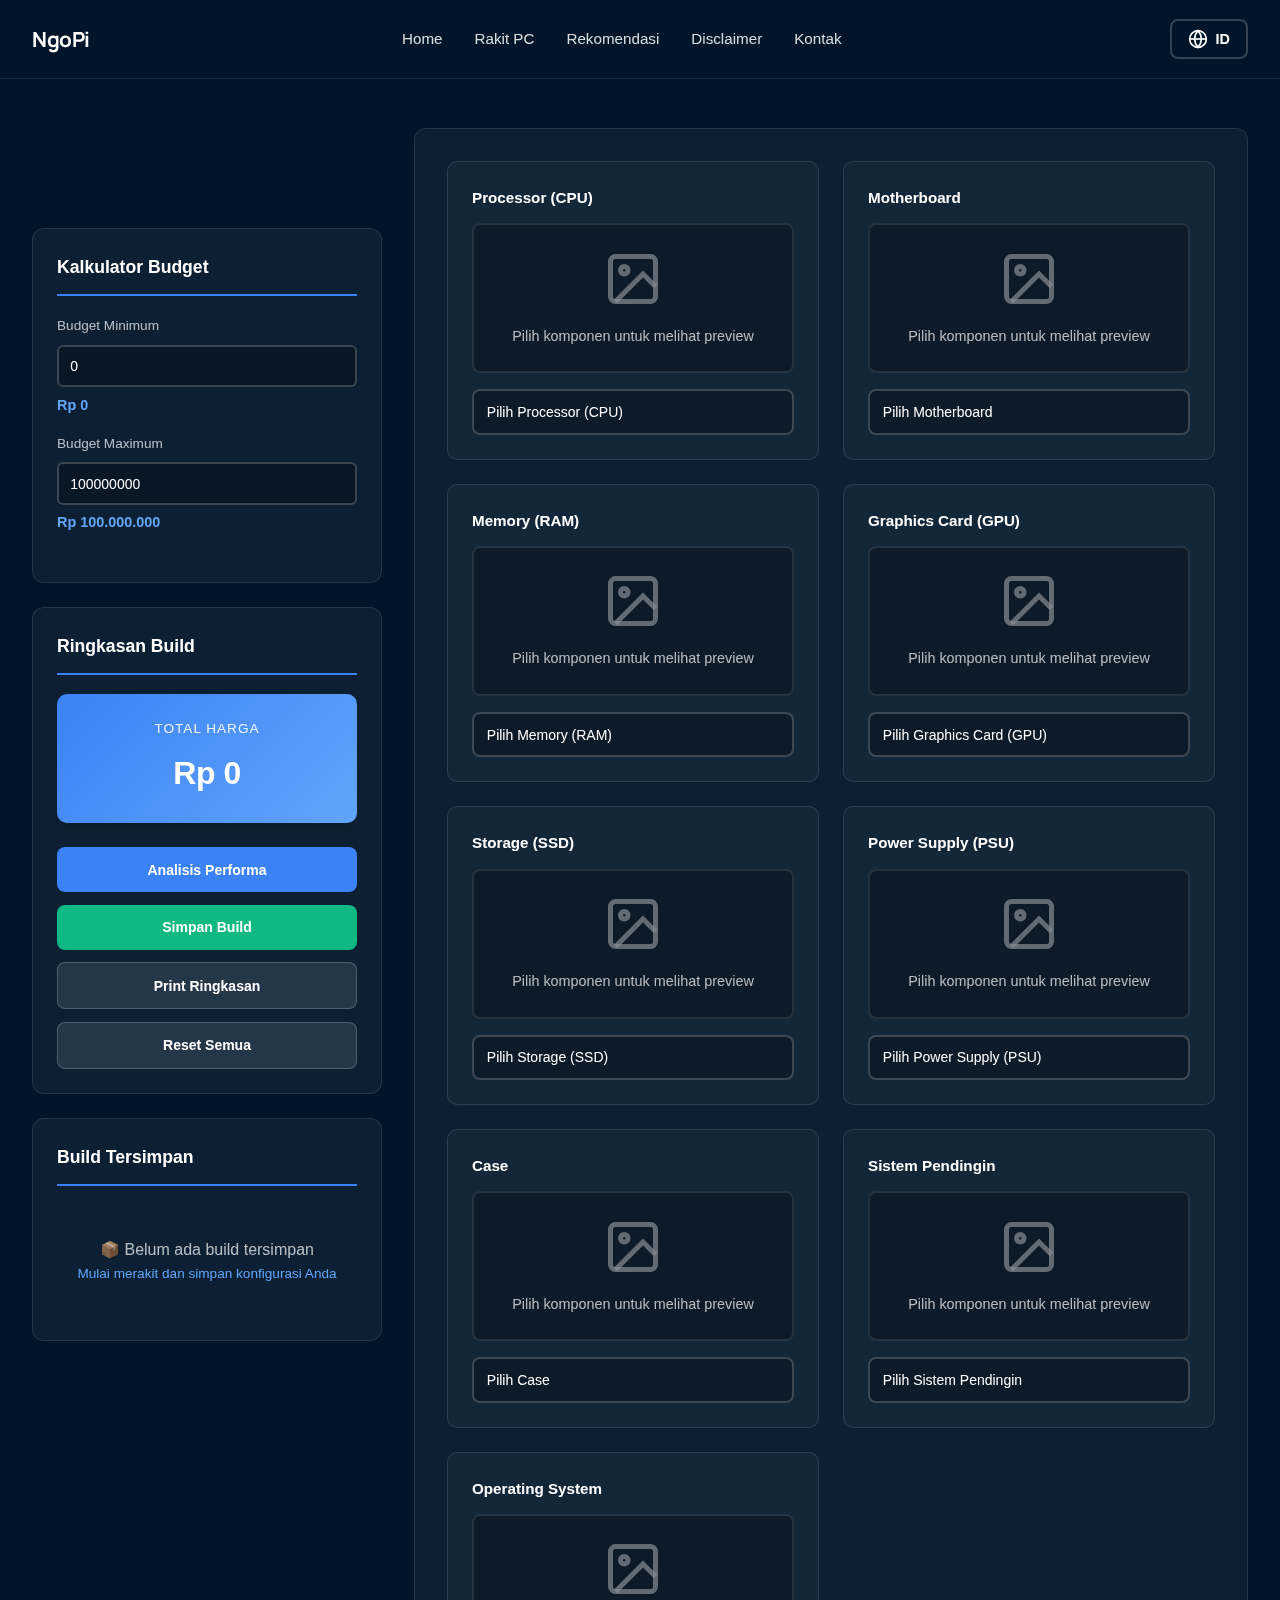
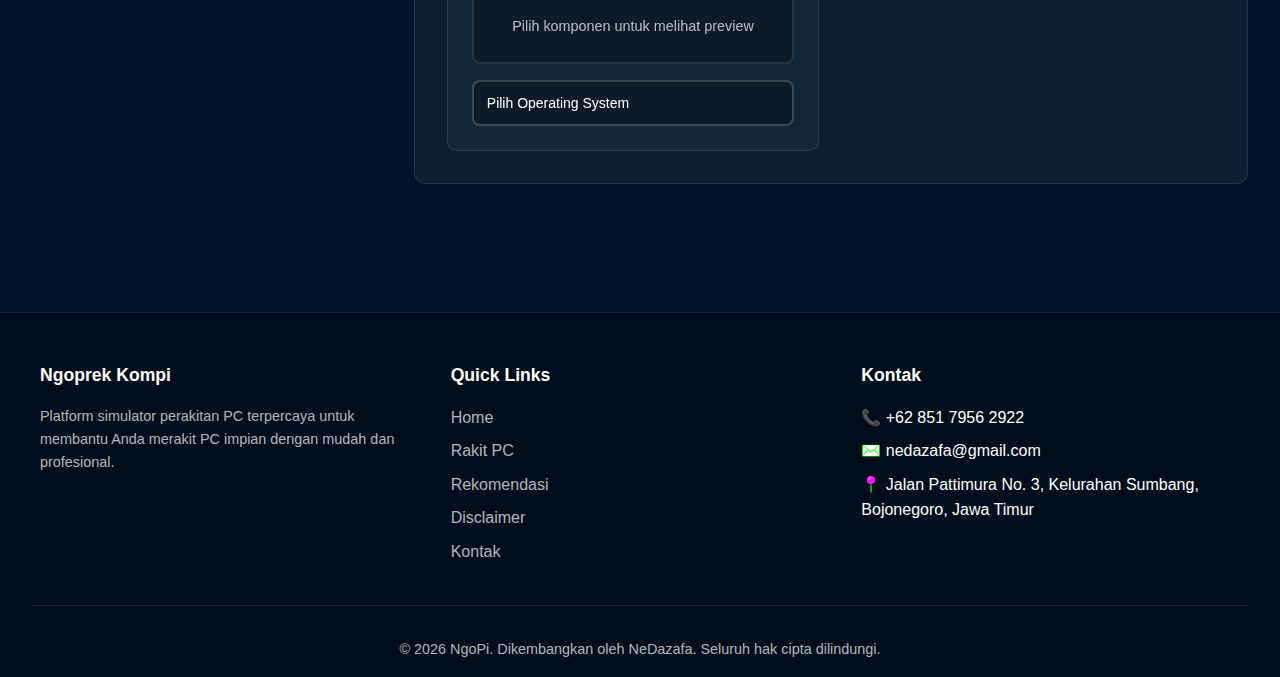
<file: rakitpc.html>
<!DOCTYPE html>
<html lang="id">
<head>
    <meta charset="UTF-8">
    <meta name="viewport" content="width=device-width, initial-scale=1.0">
    <title>NgoPi - Rakit PC</title>
    <link rel="stylesheet" href="base.css">
    <link rel="stylesheet" href="rakitpc.css">
</head>
<body>
    <!-- NAVBAR -->
    <nav class="navbar">
        <div class="nav-container">
            <div class="nav-brand">
                <span>NgoPi</span>
            </div>
            <div class="nav-links">
                <a href="index.html">Home</a>
                <a href="rakitpc.html">Rakit PC</a>
                <a href="rekomendasi.html">Rekomendasi</a>
                <a href="disclaimer.html">Disclaimer</a>
                <a href="kontak.html">Kontak</a>
            </div>
            <div class="nav-actions">
            </div>
        </div>
    </nav>

    <!-- BUILD SECTION -->
    <div id="build" class="section active">
        <div class="build-layout">
            <div class="build-sidebar">
                <!-- Budget Calculator -->
                <div class="summary-card">
                    <h3>Kalkulator Budget</h3>
                    <div class="budget-inputs">
                        <div class="budget-input-group">
                            <label>Budget Minimum</label>
                            <input type="number" id="budget-min" class="budget-input" value="0" min="0" step="1000000">
                            <span class="budget-display" id="budget-min-display">Rp 0</span>
                        </div>
                        <div class="budget-input-group">
                            <label>Budget Maximum</label>
                            <input type="number" id="budget-max" class="budget-input" value="100000000" min="0" step="1000000">
                            <span class="budget-display" id="budget-max-display">Rp 100.000.000</span>
                        </div>
                    </div>
                    <div id="budget-status"></div>
                </div>

                <!-- Build Summary -->
                <div class="summary-card">
                    <h3>Ringkasan Build</h3>
                    <div class="price-display">
                        <span class="price-label">Total Harga</span>
                        <span class="price-value">Rp <span id="total-price">0</span></span>
                    </div>
                    <div id="warning" class="alert alert-danger"></div>
                    <div id="success" class="alert alert-success"></div>
                    
                    <div class="action-buttons">
                        <button class="btn btn-primary" onclick="openAnalysisModal()">Analisis Performa</button>
                        <button class="btn btn-success" onclick="saveBuild()">Simpan Build</button>
                        <button class="btn btn-secondary" onclick="printBuildSummary()">Print Ringkasan</button>
                        <button class="btn btn-secondary" onclick="resetBuild()">Reset Semua</button>
                    </div>
                </div>

                <!-- Saved Builds -->
                <div class="summary-card">
                    <h3>Build Tersimpan</h3>
                    <div id="saved-builds-list"></div>
                </div>
            </div>

            <!-- Main Build Area -->
            <div class="build-main">
                <div class="build-grid">
                    <!-- CPU -->
                    <div class="component-card">
                        <div class="component-header">
                            <label>Processor (CPU)</label>
                        </div>
                        <select id="cpu-select" class="component-select">
                            <option value="">Pilih CPU</option>
                            <optgroup label="Intel Core i9 (Extreme Performance)">
                                <option value="intel-i9-14900k" data-price="9500000" data-brand="intel">Core i9-14900K - Rp 9.500.000</option>
                                <option value="intel-i9-14900kf" data-price="9200000" data-brand="intel">Core i9-14900KF - Rp 9.200.000</option>
                                <option value="intel-i9-13900k" data-price="8500000" data-brand="intel">Core i9-13900K - Rp 8.500.000</option>
                                <option value="intel-i9-13900kf" data-price="8200000" data-brand="intel">Core i9-13900KF - Rp 8.200.000</option>
                            </optgroup>
                            <optgroup label="Intel Core i7 (High Performance)">
                                <option value="intel-i7-14700k" data-price="6800000" data-brand="intel">Core i7-14700K - Rp 6.800.000</option>
                                <option value="intel-i7-14700kf" data-price="6500000" data-brand="intel">Core i7-14700KF - Rp 6.500.000</option>
                                <option value="intel-i7-13700k" data-price="6000000" data-brand="intel">Core i7-13700K - Rp 6.000.000</option>
                                <option value="intel-i7-13700kf" data-price="5700000" data-brand="intel">Core i7-13700KF - Rp 5.700.000</option>
                            </optgroup>
                            <optgroup label="Intel Core i5 (Mid-Range/Gaming)">
                                <option value="intel-i5-14600k" data-price="4800000" data-brand="intel">Core i5-14600K - Rp 4.800.000</option>
                                <option value="intel-i5-14600kf" data-price="4500000" data-brand="intel">Core i5-14600KF - Rp 4.500.000</option>
                                <option value="intel-i5-13600k" data-price="4200000" data-brand="intel">Core i5-13600K - Rp 4.200.000</option>
                                <option value="intel-i5-13600kf" data-price="3900000" data-brand="intel">Core i5-13600KF - Rp 3.900.000</option>
                                <option value="intel-i5-14400" data-price="3200000" data-brand="intel">Core i5-14400 - Rp 3.200.000</option>
                                <option value="intel-i5-14400f" data-price="2900000" data-brand="intel">Core i5-14400F - Rp 2.900.000</option>
                                <option value="intel-i5-13400" data-price="3000000" data-brand="intel">Core i5-13400 - Rp 3.000.000</option>
                                <option value="intel-i5-13400f" data-price="2700000" data-brand="intel">Core i5-13400F - Rp 2.700.000</option>
                            </optgroup>
                            <optgroup label="Intel Core i3 (Entry-Level/Budget)">
                                <option value="intel-i3-14100" data-price="1800000" data-brand="intel">Core i3-14100 - Rp 1.800.000</option>
                                <option value="intel-i3-14100f" data-price="1500000" data-brand="intel">Core i3-14100F - Rp 1.500.000</option>
                                <option value="intel-i3-13100" data-price="1700000" data-brand="intel">Core i3-13100 - Rp 1.700.000</option>
                                <option value="intel-i3-13100f" data-price="1400000" data-brand="intel">Core i3-13100F - Rp 1.400.000</option>
                            </optgroup>
                            <optgroup label="AMD Ryzen 9 (Extreme Performance)">
                                <option value="amd-ryzen9-7950x3d" data-price="10500000" data-brand="amd">Ryzen 9 7950X3D - Rp 10.500.000</option>
                                <option value="amd-ryzen9-7900x3d" data-price="9500000" data-brand="amd">Ryzen 9 7900X3D - Rp 9.500.000</option>
                                <option value="amd-ryzen9-7950x" data-price="9800000" data-brand="amd">Ryzen 9 7950X - Rp 9.800.000</option>
                                <option value="amd-ryzen9-7900x" data-price="7500000" data-brand="amd">Ryzen 9 7900X - Rp 7.500.000</option>
                                <option value="amd-ryzen9-7900" data-price="6800000" data-brand="amd">Ryzen 9 7900 - Rp 6.800.000</option>
                            </optgroup>
                            <optgroup label="AMD Ryzen 7 (High Performance)">
                                <option value="amd-ryzen7-7800x3d" data-price="7200000" data-brand="amd">Ryzen 7 7800X3D - Rp 7.200.000</option>
                                <option value="amd-ryzen7-7700x" data-price="5800000" data-brand="amd">Ryzen 7 7700X - Rp 5.800.000</option>
                                <option value="amd-ryzen7-7700" data-price="5200000" data-brand="amd">Ryzen 7 7700 - Rp 5.200.000</option>
                            </optgroup>
                            <optgroup label="AMD Ryzen 5 (Mid-Range/Gaming)">
                                <option value="amd-ryzen5-7600x" data-price="4200000" data-brand="amd">Ryzen 5 7600X - Rp 4.200.000</option>
                                <option value="amd-ryzen5-7600" data-price="3800000" data-brand="amd">Ryzen 5 7600 - Rp 3.800.000</option>
                            </optgroup>
                        </select>
                    </div>

                    <!-- Motherboard -->
                    <div class="component-card">
                        <div class="component-header">
                            <label>Motherboard</label>
                        </div>
                        <select id="mb-select" class="component-select">
                            <option value="">Pilih Motherboard</option>
                            <optgroup label="Intel Z790 (High-End)">
                                <option value="asus-prime-z790-a-wifi" data-price="3200000" data-socket="intel">ASUS PRIME Z790-A WIFI - Rp 3.200.000</option>
                                <option value="msi-pro-z790-p-wifi" data-price="2900000" data-socket="intel">MSI PRO Z790-P WIFI - Rp 2.900.000</option>
                                <option value="gigabyte-z790-aorus-elite-ax" data-price="3500000" data-socket="intel">Gigabyte Z790 AORUS ELITE AX - Rp 3.500.000</option>
                                <option value="asrock-z790-pro-rs" data-price="2700000" data-socket="intel">ASRock Z790 PRO RS - Rp 2.700.000</option>
                            </optgroup>
                            <optgroup label="Intel B760 (Mid-Range)">
                                <option value="asus-tuf-b760-plus-wifi" data-price="2200000" data-socket="intel">ASUS TUF GAMING B760-PLUS WIFI - Rp 2.200.000</option>
                                <option value="msi-pro-b760m-a-wifi" data-price="1900000" data-socket="intel">MSI PRO B760M-A WIFI - Rp 1.900.000</option>
                                <option value="gigabyte-b760m-ds3h" data-price="1700000" data-socket="intel">Gigabyte B760M DS3H - Rp 1.700.000</option>
                            </optgroup>
                            <optgroup label="AMD X670E (High-End)">
                                <option value="msi-mpg-x670e-carbon-wifi" data-price="4200000" data-socket="amd">MSI MPG X670E CARBON WIFI - Rp 4.200.000</option>
                                <option value="asus-rog-crosshair-x670e-hero" data-price="5500000" data-socket="amd">ASUS ROG CROSSHAIR X670E HERO - Rp 5.500.000</option>
                            </optgroup>
                            <optgroup label="AMD B650 (Mid-Range)">
                                <option value="asus-rog-strix-b650-a-gaming-wifi" data-price="3200000" data-socket="amd">ASUS ROG STRIX B650-A GAMING WIFI - Rp 3.200.000</option>
                                <option value="msi-mag-b650-tomahawk-wifi" data-price="2900000" data-socket="amd">MSI MAG B650 TOMAHAWK WIFI - Rp 2.900.000</option>
                                <option value="gigabyte-b650-gaming-x-ax" data-price="2600000" data-socket="amd">Gigabyte B650 GAMING X AX - Rp 2.600.000</option>
                                <option value="asrock-b650-live-mixer" data-price="2400000" data-socket="amd">ASRock B650 LIVE MIXER - Rp 2.400.000</option>
                            </optgroup>
                        </select>
                    </div>

                    <!-- (Seluruh komponen lain disertakan seperti pada file index.html) -->
                    <!-- RAM -->
                    <div class="component-card">
                        <div class="component-header">
                            <label>Memory (RAM)</label>
                        </div>
                        <select id="ram-select" class="component-select">
                            <option value="">Pilih RAM</option>
                            <optgroup label="DDR5 32GB (High Performance)">
                                <option value="gskill-trident-z5-rgb-32gb" data-price="2600000">G.SKILL Trident Z5 RGB 32GB - Rp 2.600.000</option>
                                <option value="corsair-vengeance-rgb-ddr5-32gb" data-price="2500000">Corsair Vengeance RGB DDR5 32GB - Rp 2.500.000</option>
                                <option value="kingston-fury-beast-ddr5-32gb" data-price="2300000">Kingston FURY Beast DDR5 32GB - Rp 2.300.000</option>
                                <option value="teamgroup-tforce-delta-rgb-ddr5-32gb" data-price="2400000">Teamgroup T-Force Delta RGB DDR5 32GB - Rp 2.400.000</option>
                                <option value="gskill-flare-x5-32gb" data-price="2450000">G.SKILL Flare X5 32GB - Rp 2.450.000</option>
                            </optgroup>
                            <optgroup label="DDR5 16GB (Mid-Range)">
                                <option value="gskill-trident-z5-rgb-16gb" data-price="1450000">G.SKILL Trident Z5 RGB 16GB - Rp 1.450.000</option>
                                <option value="corsair-vengeance-rgb-ddr5-16gb" data-price="1400000">Corsair Vengeance RGB DDR5 16GB - Rp 1.400.000</option>
                                <option value="kingston-fury-beast-ddr5-16gb" data-price="1300000">Kingston FURY Beast DDR5 16GB - Rp 1.300.000</option>
                                <option value="teamgroup-tforce-delta-rgb-ddr5-16gb" data-price="1350000">Teamgroup T-Force Delta RGB DDR5 16GB - Rp 1.350.000</option>
                                <option value="gskill-flare-x5-16gb" data-price="1400000">G.SKILL Flare X5 16GB - Rp 1.400.000</option>
                            </optgroup>
                            <optgroup label="DDR4 32GB (Budget)">
                                <option value="gskill-ripjaws-v-32gb" data-price="1600000">G.SKILL Ripjaws V 32GB - Rp 1.600.000</option>
                                <option value="corsair-vengeance-lpx-32gb" data-price="1550000">Corsair Vengeance LPX 32GB - Rp 1.550.000</option>
                                <option value="kingston-fury-renegade-rgb-32gb" data-price="1700000">Kingston FURY Renegade RGB 32GB - Rp 1.700.000</option>
                                <option value="teamgroup-tforce-delta-rgb-32gb" data-price="1650000">Teamgroup T-Force Delta RGB 32GB - Rp 1.650.000</option>
                                <option value="crucial-ballistix-32gb" data-price="1500000">Crucial Ballistix 32GB - Rp 1.500.000</option>
                            </optgroup>
                            <optgroup label="DDR4 16GB (Budget)">
                                <option value="gskill-ripjaws-v-16gb" data-price="850000">G.SKILL Ripjaws V 16GB - Rp 850.000</option>
                                <option value="corsair-vengeance-lpx-16gb" data-price="800000">Corsair Vengeance LPX 16GB - Rp 800.000</option>
                                <option value="kingston-fury-renegade-rgb-16gb" data-price="900000">Kingston FURY Renegade RGB 16GB - Rp 900.000</option>
                                <option value="teamgroup-tforce-delta-rgb-16gb" data-price="850000">Teamgroup T-Force Delta RGB 16GB - Rp 850.000</option>
                                <option value="crucial-ballistix-16gb" data-price="780000">Crucial Ballistix 16GB - Rp 780.000</option>
                            </optgroup>
                        </select>
                    </div>

                    <!-- VGA -->
                    <div class="component-card">
                        <div class="component-header">
                            <label>Graphics Card (GPU)</label>
                        </div>
                        <select id="vga-select" class="component-select">
                            <option value="">Pilih GPU</option>
                            <optgroup label="High-End (4K Gaming)">
                                <option value="nvidia-rtx-4090" data-price="32000000">NVIDIA RTX 4090 - Rp 32.000.000</option>
                                <option value="amd-rx-7900-xtx" data-price="22000000">AMD Radeon RX 7900 XTX - Rp 22.000.000</option>
                                <option value="nvidia-rtx-4080-super" data-price="20000000">NVIDIA RTX 4080 SUPER - Rp 20.000.000</option>
                                <option value="amd-rx-7900-xt" data-price="16000000">AMD Radeon RX 7900 XT - Rp 16.000.000</option>
                            </optgroup>
                            <optgroup label="Mid-Range (1440p Gaming)">
                                <option value="nvidia-rtx-4070-ti-super" data-price="13500000">NVIDIA RTX 4070 Ti SUPER - Rp 13.500.000</option>
                                <option value="amd-rx-7800-xt" data-price="9500000">AMD Radeon RX 7800 XT - Rp 9.500.000</option>
                                <option value="nvidia-rtx-4070-super" data-price="10500000">NVIDIA RTX 4070 SUPER - Rp 10.500.000</option>
                                <option value="amd-rx-7700-xt" data-price="7500000">AMD Radeon RX 7700 XT - Rp 7.500.000</option>
                            </optgroup>
                            <optgroup label="Entry-Level (1080p Gaming)">
                                <option value="nvidia-rtx-4060-ti" data-price="7200000">NVIDIA RTX 4060 Ti - Rp 7.200.000</option>
                                <option value="amd-rx-7600" data-price="5200000">AMD Radeon RX 7600 - Rp 5.200.000</option>
                            </optgroup>
                        </select>
                    </div>

                    <!-- Storage -->
                    <div class="component-card">
                        <div class="component-header">
                            <label>Storage (SSD)</label>
                        </div>
                        <select id="storage-select" class="component-select">
                            <option value="">Pilih SSD</option>
                            <optgroup label="PCIe Gen 4.0 NVMe (High-Speed)">
                                <option value="samsung-990-pro-1tb" data-price="2100000">Samsung 990 Pro 1TB - Rp 2.100.000</option>
                                <option value="wd-black-sn850x-1tb" data-price="2000000">WD Black SN850X 1TB - Rp 2.000.000</option>
                                <option value="kingston-fury-renegade-1tb" data-price="1950000">Kingston FURY Renegade 1TB - Rp 1.950.000</option>
                                <option value="crucial-p5-plus-1tb" data-price="1750000">Crucial P5 Plus 1TB - Rp 1.750.000</option>
                                <option value="gigabyte-aorus-gen4-7000s-1tb" data-price="1850000">Gigabyte AORUS Gen4 7000s 1TB - Rp 1.850.000</option>
                            </optgroup>
                            <optgroup label="PCIe Gen 3.0 NVMe (Budget)">
                                <option value="samsung-970-evo-plus-1tb" data-price="1400000">Samsung 970 EVO Plus 1TB - Rp 1.400.000</option>
                                <option value="kingston-nv2-1tb" data-price="950000">Kingston NV2 1TB - Rp 950.000</option>
                                <option value="wd-blue-sn570-1tb" data-price="1000000">WD Blue SN570 1TB - Rp 1.000.000</option>
                                <option value="crucial-p3-1tb" data-price="1050000">Crucial P3 1TB - Rp 1.050.000</option>
                                <option value="teamgroup-mp34-1tb" data-price="1100000">Teamgroup MP34 1TB - Rp 1.100.000</option>
                            </optgroup>
                        </select>
                    </div>

                    <!-- PSU -->
                    <div class="component-card">
                        <div class="component-header">
                            <label>Power Supply (PSU)</label>
                        </div>
                        <select id="psu-select" class="component-select">
                            <option value="">Pilih PSU</option>
                            <optgroup label="Entry Level (550W-600W)">
                                <option value="fsp-hyper-k-550w" data-price="550000">FSP Hyper K 550W - Rp 550.000</option>
                                <option value="fsp-hyper-k-600w" data-price="650000">FSP Hyper K 600W - Rp 650.000</option>
                            </optgroup>
                            <optgroup label="Budget (650W-750W)">
                                <option value="cooler-master-mwe-bronze-v2-650w" data-price="850000">Cooler Master MWE Bronze V2 650W - Rp 850.000</option>
                                <option value="cooler-master-mwe-bronze-v2-750w" data-price="1000000">Cooler Master MWE Bronze V2 750W - Rp 1.000.000</option>
                                <option value="deepcool-pk-d-650w" data-price="1200000">DeepCool PK-D 650W - Rp 1.200.000</option>
                                <option value="deepcool-pq-m-750w" data-price="1400000">DeepCool PQ-M 750W - Rp 1.400.000</option>
                            </optgroup>
                            <optgroup label="Mid-Range (750W-850W)">
                                <option value="seasonic-focus-gm-750w" data-price="1650000">Seasonic Focus GM 750W - Rp 1.650.000</option>
                                <option value="seasonic-focus-gm-850w" data-price="2000000">Seasonic Focus GM 850W - Rp 2.000.000</option>
                                <option value="corsair-rm750e-750w" data-price="1750000">Corsair RM750e 750W (ATX 3.0) - Rp 1.750.000</option>
                                <option value="msi-mag-a850gl-pcie5-850w" data-price="1900000">MSI MAG A850GL PCIE5 850W - Rp 1.900.000</option>
                            </optgroup>
                            <optgroup label="High-End (850W-1000W)">
                                <option value="evga-supernova-g6-850w" data-price="2200000">EVGA SuperNOVA G6 850W - Rp 2.200.000</option>
                                <option value="evga-supernova-g6-1000w" data-price="2700000">EVGA SuperNOVA G6 1000W - Rp 2.700.000</option>
                                <option value="asus-rog-strix-aura-850w" data-price="2800000">ASUS ROG STRIX Aura 850W - Rp 2.800.000</option>
                                <option value="asus-rog-strix-aura-1000w" data-price="3300000">ASUS ROG STRIX Aura 1000W - Rp 3.300.000</option>
                                <option value="corsair-rm1000x-shift-1000w" data-price="3500000">Corsair RM1000x SHIFT 1000W - Rp 3.500.000</option>
                            </optgroup>
                            <optgroup label="Premium (1200W+)">
                                <option value="seasonic-prime-tx-1200w" data-price="6000000">Seasonic PRIME TX 1200W - Rp 6.000.000</option>
                                <option value="seasonic-prime-tx-1600w" data-price="8500000">Seasonic PRIME TX 1600W - Rp 8.500.000</option>
                            </optgroup>
                        </select>
                    </div>

                    <!-- Case -->
                    <div class="component-card">
                        <div class="component-header">
                            <label>Case</label>
                        </div>
                        <select id="case-select" class="component-select">
                            <option value="">Pilih Case</option>
                            <option value="corsair-4000d" data-price="1200000">Corsair 4000D Airflow - Rp 1.200.000</option>
                            <option value="nzxt-h510" data-price="950000">NZXT H510 - Rp 950.000</option>
                            <option value="lian-li-lancool-ii-mesh" data-price="1500000">Lian Li LANCOOL II Mesh - Rp 1.500.000</option>
                            <option value="fractal-meshify-c" data-price="1100000">Fractal Meshify C - Rp 1.100.000</option>
                            <option value="basic" data-price="350000">Basic Case - Rp 350.000</option>
                        </select>
                    </div>

                    <!-- Cooling -->
                    <div class="component-card">
                        <div class="component-header">
                            <label>Sistem Pendingin</label>
                        </div>
                        <select id="cooling-select" class="component-select">
                            <option value="">Pilih Cooling</option>
                            <optgroup label="Air Cooler (Budget-Friendly)">
                                <option value="noctua-nh-d15" data-price="1400000">Noctua NH-D15 - Rp 1.400.000</option>
                                <option value="deepcool-ak620" data-price="750000">DeepCool AK620 - Rp 750.000</option>
                                <option value="thermalright-phantom-spirit-120-se" data-price="550000">Thermalright Phantom Spirit 120 SE - Rp 550.000</option>
                                <option value="bequiet-dark-rock-pro-4" data-price="1250000">be quiet! Dark Rock Pro 4 - Rp 1.250.000</option>
                                <option value="cooler-master-hyper-212-halo" data-price="450000">Cooler Master Hyper 212 Halo - Rp 450.000</option>
                            </optgroup>
                            <optgroup label="AIO Liquid Cooler (High Performance)">
                                <option value="arctic-liquid-freezer-ii-360" data-price="1900000">Arctic Liquid Freezer II 360mm - Rp 1.900.000</option>
                                <option value="lian-li-galahad-ii-trinity-360" data-price="2200000">Lian Li Galahad II Trinity 360mm - Rp 2.200.000</option>
                                <option value="deepcool-ls720-se-360" data-price="1750000">DeepCool LS720 SE 360mm - Rp 1.750.000</option>
                                <option value="nzxt-kraken-360" data-price="2400000">NZXT Kraken 360mm - Rp 2.400.000</option>
                                <option value="corsair-icue-h150i-elite-360" data-price="2600000">Corsair iCUE H150i ELITE 360mm - Rp 2.600.000</option>
                            </optgroup>
                        </select>
                    </div>

                    <!-- OS -->
                    <div class="component-card">
                        <div class="component-header">
                            <label>Operating System</label>
                        </div>
                        <select id="os-select" class="component-select">
                            <option value="">Pilih OS</option>
                            <option value="windows-11-home" data-price="2100000">Windows 11 Home - Rp 2.100.000</option>
                            <option value="windows-11-pro" data-price="3200000">Windows 11 Pro - Rp 3.200.000</option>
                            <option value="windows-10-home" data-price="1800000">Windows 10 Home - Rp 1.800.000</option>
                            <option value="windows-10-pro" data-price="2900000">Windows 10 Pro - Rp 2.900.000</option>
                            <option value="linux" data-price="0">Linux (Gratis) - Rp 0</option>
                        </select>
                    </div>
                </div>
            </div>
        </div>

        <!-- PERFORMANCE ANALYSIS MODAL -->
        <div id="analysis-modal" class="modal">
            <div class="modal-overlay" onclick="closeAnalysisModal()"></div>
            <div class="modal-container">
                <div class="modal-header">
                    <h2>Analisis Performa</h2>
                    <span class="modal-close" onclick="closeAnalysisModal()">&times;</span>
                </div>
                <div class="modal-body">
                    <p class="modal-subtitle">Estimasi benchmark berdasarkan komponen yang dipilih</p>
                    
                    <div class="benchmark-grid">
                        <div class="benchmark-card">
                            <h4>PCMark 10</h4>
                            <div class="benchmark-score" id="pcmark-score">-</div>
                            <p class="benchmark-desc">Sistem Keseluruhan</p>
                        </div>

                        <div class="benchmark-card">
                            <h4>Geekbench 5</h4>
                            <div class="benchmark-score" id="geekbench-score">-</div>
                            <p class="benchmark-desc">CPU Multi-Core</p>
                        </div>

                        <div class="benchmark-card">
                            <h4>Cinebench R23</h4>
                            <div class="benchmark-score" id="cinebench-score">-</div>
                            <p class="benchmark-desc">CPU Rendering</p>
                        </div>

                        <div class="benchmark-card">
                            <h4>3DMark Time Spy</h4>
                            <div class="benchmark-score" id="3dmark-score">-</div>
                            <p class="benchmark-desc">Performa Gaming</p>
                        </div>
                    </div>

                    <div class="performance-notes">
                        <p><strong>Catatan:</strong> Skor benchmark adalah estimasi dan dapat bervariasi tergantung konfigurasi sistem, driver, dan kondisi penggunaan.</p>
                    </div>
                </div>
            </div>
        </div>
    </div>

    <!-- FOOTER -->
    <footer class="footer">
        <div class="footer-content">
            <div class="footer-section">
                <h4>Ngoprek Kompi</h4>
                <p>Platform simulator perakitan PC terpercaya untuk membantu Anda merakit PC impian dengan mudah dan profesional.</p>
            </div>
            <div class="footer-section">
                <h4>Quick Links</h4>
                <ul>
                    <li><a href="home.html">Home</a></li>
                    <li><a href="rakitpc.html">Rakit PC</a></li>
                    <li><a href="rekomendasi.html">Rekomendasi</a></li>
                    <li><a href="disclaimer.html">Disclaimer</a></li>
                    <li><a href="kontak.html">Kontak</a></li>
                </ul>
            </div>
            <div class="footer-section">
                <h4>Kontak</h4>
                <ul class="kontak">
                    <li><span class="ikon">📞</span> +62 851 7956 2922</li>
                    <li><span class="ikon">✉️</span> nedazafa@gmail.com</li>
                    <li><span class="ikon">📍</span> Jalan Pattimura No. 3, Kelurahan Sumbang, Bojonegoro, Jawa Timur</li>
                </ul>
                <style>
                .kontak .ikon {
                    filter: hue-rotate(270deg) saturate(3); 
                }
                </style>

            </div>
        </div>
        <div class="footer-bottom">
            <p>&copy; 2025 NgoPi. Dikembangkan oleh NeDazafa. Seluruh hak cipta dilindungi.</p>
        </div>
    </footer>

    <script src="translations.js"></script>
    <script src="language-switcher.js"></script>
    <script src="utils.js"></script>
    <script src="component-images.js"></script> 
    <script src="component-preview.js"></script> 
    <script src="builder.js"></script>
    <script src="main.js"></script>

    <script>
        document.addEventListener('DOMContentLoaded', function() {
            // Wait for other initializations to complete
            setTimeout(function() {
                initializeComponentPreviews();
                // Optional: Preload images for better UX
                // preloadComponentImages();
            }, 500);
        });
    </script>
</body>
</html>
</file>
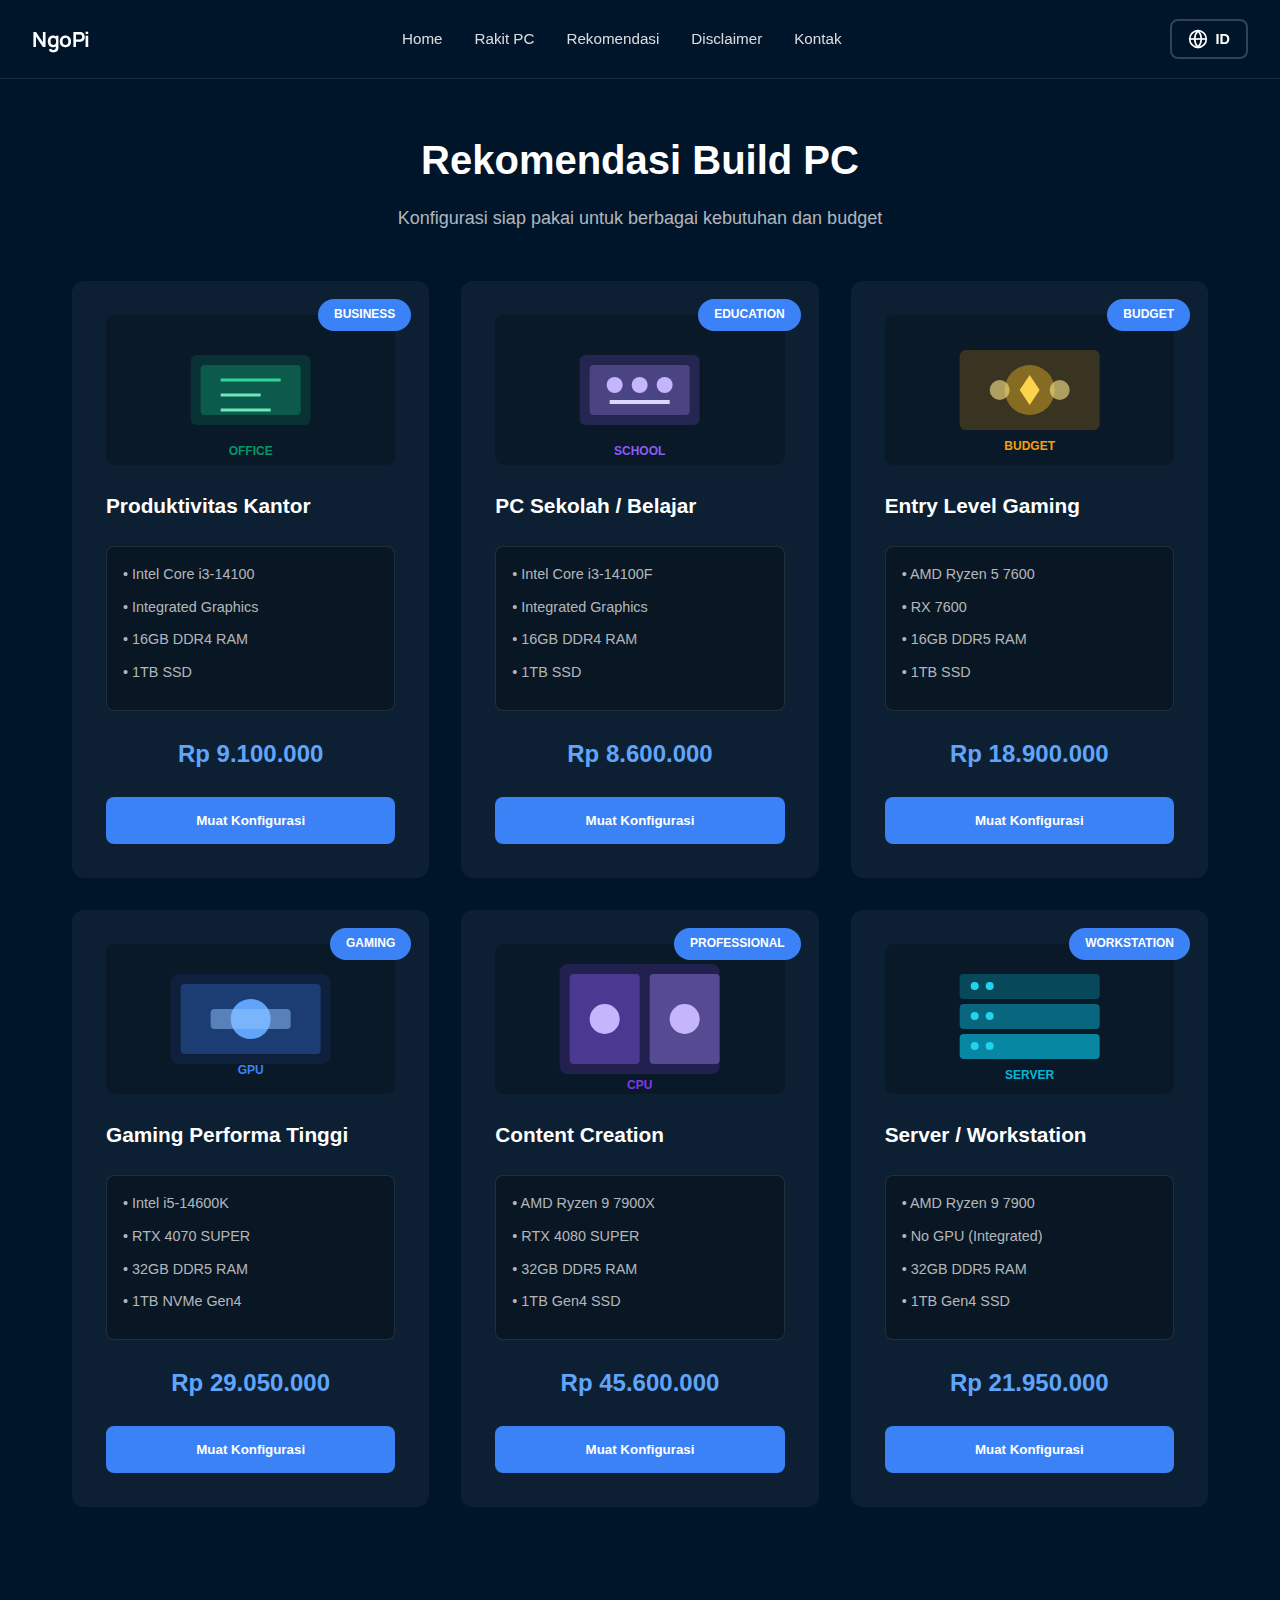
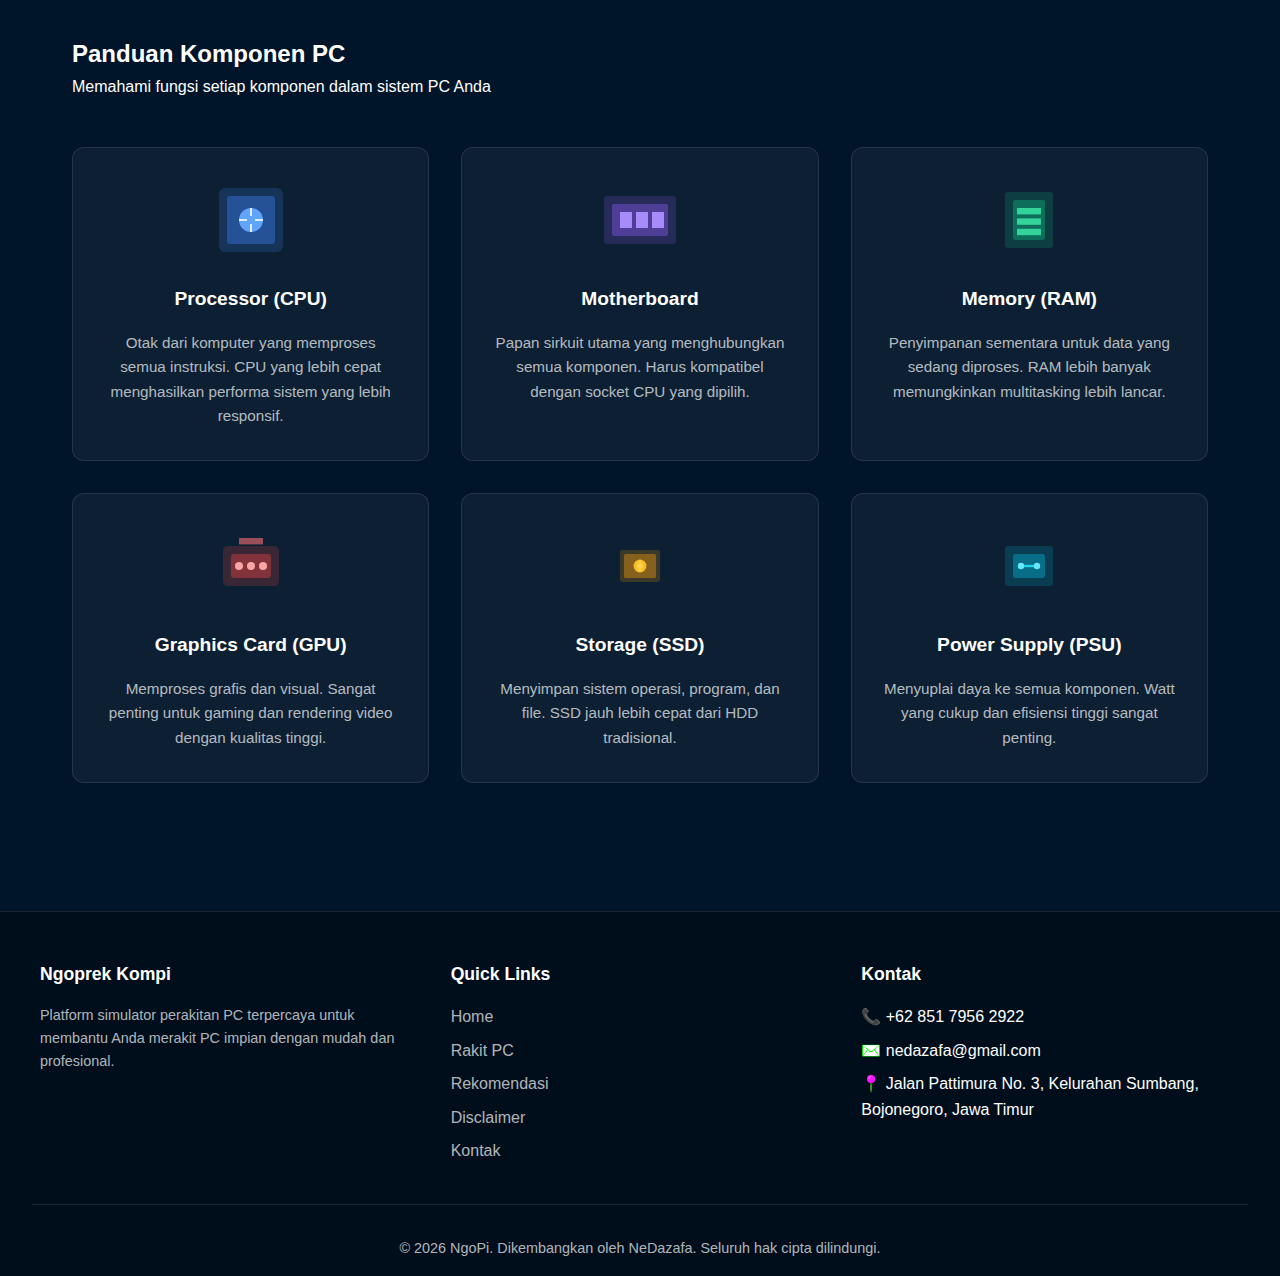
<file: rekomendasi.html>
<!DOCTYPE html>
<html lang="id">
<head>
    <meta charset="UTF-8">
    <meta name="viewport" content="width=device-width, initial-scale=1.0">
    <title>NgoPi - Rekomendasi</title>
    <link rel="stylesheet" href="base.css">
    <link rel="stylesheet" href="rekomendasi.css">
</head>
<body>
    <!-- NAVBAR -->
    <nav class="navbar">
        <div class="nav-container">
            <div class="nav-brand">
                <span>NgoPi</span>
            </div>
            <div class="nav-links">
                <a href="index.html">Home</a>
                <a href="rakitpc.html">Rakit PC</a>
                <a href="rekomendasi.html">Rekomendasi</a>
                <a href="disclaimer.html">Disclaimer</a>
                <a href="kontak.html">Kontak</a>
            </div>
            <div class="nav-actions">
            </div>
        </div>
    </nav>

    <!-- RECOMMENDATIONS SECTION -->
    <div id="recommend" class="section active">
        <div class="section-header">
            <h2>Rekomendasi Build PC</h2>
            <p>Konfigurasi siap pakai untuk berbagai kebutuhan dan budget</p>
        </div>
        
        <div class="preset-grid">
            <div class="preset-card" onclick="loadPreset('office')">
                <div class="preset-image">
                    <svg viewBox="0 0 200 150" class="component-illustration">
                        <rect x="40" y="40" width="120" height="70" rx="6" fill="#059669" opacity="0.2"/>
                        <rect x="50" y="50" width="100" height="50" rx="4" fill="#10B981" opacity="0.3"/>
                        <line x1="70" y1="65" x2="130" y2="65" stroke="#34D399" stroke-width="3"/>
                        <line x1="70" y1="80" x2="110" y2="80" stroke="#6EE7B7" stroke-width="3"/>
                        <line x1="70" y1="95" x2="120" y2="95" stroke="#6EE7B7" stroke-width="3"/>
                        <text x="100" y="140" text-anchor="middle" fill="#059669" font-size="12" font-weight="bold">OFFICE</text>
                    </svg>
                </div>
                <div class="preset-badge">Business</div>
                <h3>Produktivitas Kantor</h3>
                <div class="preset-specs">
                    <p>• Intel Core i3-14100</p>
                    <p>• Integrated Graphics</p>
                    <p>• 16GB DDR4 RAM</p>
                    <p>• 1TB SSD</p>
                </div>
                <div class="preset-price">Rp 9.100.000</div>
                <button class="btn-preset">Muat Konfigurasi</button>
            </div>

            <div class="preset-card" onclick="loadPreset('school')">
                <div class="preset-image">
                    <svg viewBox="0 0 200 150" class="component-illustration">
                        <rect x="40" y="40" width="120" height="70" rx="6" fill="#8B5CF6" opacity="0.2"/>
                        <rect x="50" y="50" width="100" height="50" rx="4" fill="#A78BFA" opacity="0.3"/>
                        <circle cx="75" cy="70" r="8" fill="#C4B5FD"/>
                        <circle cx="100" cy="70" r="8" fill="#C4B5FD"/>
                        <circle cx="125" cy="70" r="8" fill="#C4B5FD"/>
                        <rect x="70" y="85" width="60" height="4" fill="#DDD6FE"/>
                        <text x="100" y="140" text-anchor="middle" fill="#8B5CF6" font-size="12" font-weight="bold">SCHOOL</text>
                    </svg>
                </div>
                <div class="preset-badge">Education</div>
                <h3>PC Sekolah / Belajar</h3>
                <div class="preset-specs">
                    <p>• Intel Core i3-14100F</p>
                    <p>• Integrated Graphics</p>
                    <p>• 16GB DDR4 RAM</p>
                    <p>• 1TB SSD</p>
                </div>
                <div class="preset-price">Rp 8.600.000</div>
                <button class="btn-preset">Muat Konfigurasi</button>
            </div>

            <div class="preset-card" onclick="loadPreset('budget')">
                <div class="preset-image">
                    <svg viewBox="0 0 200 150" class="component-illustration">
                        <rect x="30" y="35" width="140" height="80" rx="6" fill="#F59E0B" opacity="0.2"/>
                        <circle cx="100" cy="75" r="25" fill="#FBBF24" opacity="0.4"/>
                        <path d="M100 60 L110 75 L100 90 L90 75 Z" fill="#FCD34D"/>
                        <circle cx="70" cy="75" r="10" fill="#FDE68A" opacity="0.6"/>
                        <circle cx="130" cy="75" r="10" fill="#FDE68A" opacity="0.6"/>
                        <text x="100" y="135" text-anchor="middle" fill="#F59E0B" font-size="12" font-weight="bold">BUDGET</text>
                    </svg>
                </div>
                <div class="preset-badge">Budget</div>
                <h3>Entry Level Gaming</h3>
                <div class="preset-specs">
                    <p>• AMD Ryzen 5 7600</p>
                    <p>• RX 7600</p>
                    <p>• 16GB DDR5 RAM</p>
                    <p>• 1TB SSD</p>
                </div>
                <div class="preset-price">Rp 18.900.000</div>
                <button class="btn-preset">Muat Konfigurasi</button>
            </div>

            <div class="preset-card" onclick="loadPreset('gaming')">
                <div class="preset-image">
                    <svg viewBox="0 0 200 150" class="component-illustration">
                        <rect x="20" y="30" width="160" height="90" rx="8" fill="#1E3A8A" opacity="0.2"/>
                        <rect x="30" y="40" width="140" height="70" rx="4" fill="#3B82F6" opacity="0.3"/>
                        <circle cx="100" cy="75" r="20" fill="#60A5FA"/>
                        <rect x="60" y="65" width="80" height="20" rx="4" fill="#93C5FD" opacity="0.5"/>
                        <text x="100" y="130" text-anchor="middle" fill="#3B82F6" font-size="12" font-weight="bold">GPU</text>
                    </svg>
                </div>
                <div class="preset-badge">Gaming</div>
                <h3>Gaming Performa Tinggi</h3>
                <div class="preset-specs">
                    <p>• Intel i5-14600K</p>
                    <p>• RTX 4070 SUPER</p>
                    <p>• 32GB DDR5 RAM</p>
                    <p>• 1TB NVMe Gen4</p>
                </div>
                <div class="preset-price">Rp 29.050.000</div>
                <button class="btn-preset">Muat Konfigurasi</button>
            </div>

            <div class="preset-card" onclick="loadPreset('editing')">
                <div class="preset-image">
                    <svg viewBox="0 0 200 150" class="component-illustration">
                        <rect x="20" y="20" width="160" height="110" rx="8" fill="#7C3AED" opacity="0.2"/>
                        <rect x="30" y="30" width="70" height="90" rx="4" fill="#8B5CF6" opacity="0.4"/>
                        <rect x="110" y="30" width="70" height="90" rx="4" fill="#A78BFA" opacity="0.4"/>
                        <circle cx="65" cy="75" r="15" fill="#C4B5FD"/>
                        <circle cx="145" cy="75" r="15" fill="#C4B5FD"/>
                        <text x="100" y="145" text-anchor="middle" fill="#7C3AED" font-size="12" font-weight="bold">CPU</text>
                    </svg>
                </div>
                <div class="preset-badge">Professional</div>
                <h3>Content Creation</h3>
                <div class="preset-specs">
                    <p>• AMD Ryzen 9 7900X</p>
                    <p>• RTX 4080 SUPER</p>
                    <p>• 32GB DDR5 RAM</p>
                    <p>• 1TB Gen4 SSD</p>
                </div>
                <div class="preset-price">Rp 45.600.000</div>
                <button class="btn-preset">Muat Konfigurasi</button>
            </div>

            <div class="preset-card" onclick="loadPreset('server')">
                <div class="preset-image">
                    <svg viewBox="0 0 200 150" class="component-illustration">
                        <rect x="30" y="30" width="140" height="25" rx="4" fill="#06B6D4" opacity="0.3"/>
                        <rect x="30" y="60" width="140" height="25" rx="4" fill="#06B6D4" opacity="0.5"/>
                        <rect x="30" y="90" width="140" height="25" rx="4" fill="#06B6D4" opacity="0.7"/>
                        <circle cx="45" cy="42" r="4" fill="#22D3EE"/>
                        <circle cx="60" cy="42" r="4" fill="#22D3EE"/>
                        <circle cx="45" cy="72" r="4" fill="#22D3EE"/>
                        <circle cx="60" cy="72" r="4" fill="#22D3EE"/>
                        <circle cx="45" cy="102" r="4" fill="#22D3EE"/>
                        <circle cx="60" cy="102" r="4" fill="#22D3EE"/>
                        <text x="100" y="135" text-anchor="middle" fill="#06B6D4" font-size="12" font-weight="bold">SERVER</text>
                    </svg>
                </div>
                <div class="preset-badge">Workstation</div>
                <h3>Server / Workstation</h3>
                <div class="preset-specs">
                    <p>• AMD Ryzen 9 7900</p>
                    <p>• No GPU (Integrated)</p>
                    <p>• 32GB DDR5 RAM</p>
                    <p>• 1TB Gen4 SSD</p>
                </div>
                <div class="preset-price">Rp 21.950.000</div>
                <button class="btn-preset">Muat Konfigurasi</button>
            </div>
        </div>

        <!-- Component Guide Section -->
        <div class="component-guide-section">
            <h2 class="section-title-modern">Panduan Komponen PC</h2>
            <p class="section-description">Memahami fungsi setiap komponen dalam sistem PC Anda</p>
            
            <div class="components-grid">
                <div class="component-guide-card">
                    <div class="component-icon-large">
                        <svg viewBox="0 0 100 100" width="80" height="80">
                            <rect x="10" y="10" width="80" height="80" rx="8" fill="#3B82F6" opacity="0.2"/>
                            <rect x="20" y="20" width="60" height="60" rx="4" fill="#3B82F6" opacity="0.4"/>
                            <circle cx="50" cy="50" r="15" fill="#60A5FA"/>
                            <line x1="35" y1="50" x2="45" y2="50" stroke="white" stroke-width="2"/>
                            <line x1="55" y1="50" x2="65" y2="50" stroke="white" stroke-width="2"/>
                            <line x1="50" y1="35" x2="50" y2="45" stroke="white" stroke-width="2"/>
                            <line x1="50" y1="55" x2="50" y2="65" stroke="white" stroke-width="2"/>
                        </svg>
                    </div>
                    <h3>Processor (CPU)</h3>
                    <p>Otak dari komputer yang memproses semua instruksi. CPU yang lebih cepat menghasilkan performa sistem yang lebih responsif.</p>
                </div>

                <div class="component-guide-card">
                    <div class="component-icon-large">
                        <svg viewBox="0 0 100 100" width="80" height="80">
                            <rect x="5" y="20" width="90" height="60" rx="4" fill="#8B5CF6" opacity="0.2"/>
                            <rect x="15" y="30" width="70" height="40" rx="3" fill="#8B5CF6" opacity="0.4"/>
                            <rect x="25" y="40" width="15" height="20" fill="#A78BFA"/>
                            <rect x="45" y="40" width="15" height="20" fill="#A78BFA"/>
                            <rect x="65" y="40" width="15" height="20" fill="#A78BFA"/>
                        </svg>
                    </div>
                    <h3>Motherboard</h3>
                    <p>Papan sirkuit utama yang menghubungkan semua komponen. Harus kompatibel dengan socket CPU yang dipilih.</p>
                </div>

                <div class="component-guide-card">
                    <div class="component-icon-large">
                        <svg viewBox="0 0 100 100" width="80" height="80">
                            <rect x="20" y="15" width="60" height="70" rx="4" fill="#10B981" opacity="0.2"/>
                            <rect x="30" y="25" width="40" height="50" rx="3" fill="#10B981" opacity="0.4"/>
                            <rect x="35" y="35" width="30" height="8" fill="#34D399"/>
                            <rect x="35" y="48" width="30" height="8" fill="#34D399"/>
                            <rect x="35" y="61" width="30" height="8" fill="#34D399"/>
                        </svg>
                    </div>
                    <h3>Memory (RAM)</h3>
                    <p>Penyimpanan sementara untuk data yang sedang diproses. RAM lebih banyak memungkinkan multitasking lebih lancar.</p>
                </div>

                <div class="component-guide-card">
                    <div class="component-icon-large">
                        <svg viewBox="0 0 100 100" width="80" height="80">
                            <rect x="15" y="25" width="70" height="50" rx="6" fill="#EF4444" opacity="0.2"/>
                            <rect x="25" y="35" width="50" height="30" rx="4" fill="#EF4444" opacity="0.4"/>
                            <circle cx="35" cy="50" r="5" fill="#FCA5A5"/>
                            <circle cx="50" cy="50" r="5" fill="#FCA5A5"/>
                            <circle cx="65" cy="50" r="5" fill="#FCA5A5"/>
                            <rect x="35" y="15" width="30" height="8" fill="#F87171" opacity="0.6"/>
                        </svg>
                    </div>
                    <h3>Graphics Card (GPU)</h3>
                    <p>Memproses grafis dan visual. Sangat penting untuk gaming dan rendering video dengan kualitas tinggi.</p>
                </div>

                <div class="component-guide-card">
                    <div class="component-icon-large">
                        <svg viewBox="0 0 100 100" width="80" height="80">
                            <rect x="25" y="30" width="50" height="40" rx="3" fill="#F59E0B" opacity="0.2"/>
                            <rect x="30" y="35" width="40" height="30" rx="2" fill="#F59E0B" opacity="0.4"/>
                            <circle cx="50" cy="50" r="8" fill="#FBBF24"/>
                            <path d="M50 42 L54 50 L50 58 L46 50 Z" fill="#FCD34D"/>
                        </svg>
                    </div>
                    <h3>Storage (SSD)</h3>
                    <p>Menyimpan sistem operasi, program, dan file. SSD jauh lebih cepat dari HDD tradisional.</p>
                </div>

                <div class="component-guide-card">
                    <div class="component-icon-large">
                        <svg viewBox="0 0 100 100" width="80" height="80">
                            <rect x="20" y="25" width="60" height="50" rx="4" fill="#06B6D4" opacity="0.2"/>
                            <rect x="30" y="35" width="40" height="30" rx="3" fill="#06B6D4" opacity="0.4"/>
                            <line x1="40" y1="50" x2="60" y2="50" stroke="#22D3EE" stroke-width="3"/>
                            <circle cx="40" cy="50" r="4" fill="#67E8F9"/>
                            <circle cx="60" cy="50" r="4" fill="#67E8F9"/>
                        </svg>
                    </div>
                    <h3>Power Supply (PSU)</h3>
                    <p>Menyuplai daya ke semua komponen. Watt yang cukup dan efisiensi tinggi sangat penting.</p>
                </div>
            </div>
        </div>
    </div>

    <!-- FOOTER -->
    <footer class="footer">
        <div class="footer-content">
            <div class="footer-section">
                <h4>Ngoprek Kompi</h4>
                <p>Platform simulator perakitan PC terpercaya untuk membantu Anda merakit PC impian dengan mudah dan profesional.</p>
            </div>
            <div class="footer-section">
                <h4>Quick Links</h4>
                <ul>
                    <li><a href="home.html">Home</a></li>
                    <li><a href="rakitpc.html">Rakit PC</a></li>
                    <li><a href="rekomendasi.html">Rekomendasi</a></li>
                    <li><a href="disclaimer.html">Disclaimer</a></li>
                    <li><a href="kontak.html">Kontak</a></li>
                </ul>
            </div>
           <div class="footer-section">
                <h4>Kontak</h4>
                <ul class="kontak">
                    <li><span class="ikon">📞</span> +62 851 7956 2922</li>
                    <li><span class="ikon">✉️</span> nedazafa@gmail.com</li>
                    <li><span class="ikon">📍</span> Jalan Pattimura No. 3, Kelurahan Sumbang, Bojonegoro, Jawa Timur</li>
                </ul>
                <style>
                .kontak .ikon {
                    filter: hue-rotate(270deg) saturate(3); 
                }
                </style>

            </div>
        </div>
        <div class="footer-bottom">
            <p>&copy; 2025 NgoPi. Dikembangkan oleh NeDazafa. Seluruh hak cipta dilindungi.</p>
        </div>
    </footer>

    <script src="translations.js"></script>
    <script src="language-switcher.js"></script>
    <script src="utils.js"></script>
    <script src="builder.js"></script>
    <script src="main.js"></script>
</body>
</html>
</file>
<file: base.css>
/* ============================================
   BASE.CSS - CSS DASAR UNTUK SEMUA HALAMAN
   ============================================ */

/* Modern brand font for "NgoPi" */
@import url('https://fonts.googleapis.com/css2?family=Manrope:wght@600;700&display=swap');

* {
    margin: 0;
    padding: 0;
    box-sizing: border-box;
}

:root {
    --primary-dark: #001529;
    --primary: #002B5C;
    --primary-light: #003D82;
    --accent: #3B82F6;
    --accent-light: #60A5FA;
    --accent-dark: #2563EB;
    --text-light: #FFFFFF;
    --text-gray: rgba(255, 255, 255, 0.7);
    --success: #10B981;
    --warning: #F59E0B;
    --danger: #EF4444;
    --shadow: 0 4px 6px rgba(0, 0, 0, 0.1);
    --shadow-md: 0 6px 12px rgba(0, 0, 0, 0.15);
    --shadow-lg: 0 10px 25px rgba(0, 0, 0, 0.2);
    --shadow-xl: 0 20px 40px rgba(0, 0, 0, 0.3);
}

body {
    font-family: -apple-system, BlinkMacSystemFont, 'Segoe UI', Roboto, Oxygen, Ubuntu, Cantarell, sans-serif;
    background: var(--primary-dark);
    color: var(--text-light);
    line-height: 1.6;
    -webkit-font-smoothing: antialiased;
    -moz-osx-font-smoothing: grayscale;
    overflow-x: hidden;
}

/* ============================================
   NAVBAR - UNIVERSAL
   ============================================ */
.navbar {
    position: fixed;
    top: 0;
    left: 0;
    right: 0;
    z-index: 1000;
    background: rgba(0, 21, 41, 0.95);
    backdrop-filter: blur(10px);
    border-bottom: 1px solid rgba(255, 255, 255, 0.1);
}

.nav-container {
    max-width: 1400px;
    margin: 0 auto;
    padding: 1.2rem 2rem;
    display: flex;
    justify-content: space-between;
    align-items: center;
}

/* Updated brand styling:
   - Use Manrope (imported above) for a modern, professional look
   - Slight letter-spacing and tighter line-height to make it look refined
*/
.nav-brand {
    display: flex;
    align-items: center;
    gap: 0.75rem;
    font-size: 1.3rem;
    font-weight: 700;
    color: var(--text-light);
    font-family: 'Manrope', -apple-system, BlinkMacSystemFont, 'Segoe UI', Roboto, Oxygen, Ubuntu, Cantarell, sans-serif;
    letter-spacing: -0.02em;
    line-height: 1;
    text-transform: none;
}

.nav-links {
    display: flex;
    gap: 2rem;
}

.nav-links a {
    color: rgba(255, 255, 255, 0.85);
    text-decoration: none;
    font-weight: 500;
    transition: color 0.3s;
    font-size: 0.95rem;
}

.nav-links a:hover {
    color: var(--accent);
}

.nav-actions {
    display: flex;
    align-items: center;
    gap: 1rem;
}

.search-btn {
    background: transparent;
    border: none;
    color: white;
    cursor: pointer;
    padding: 0.5rem;
    display: flex;
    align-items: center;
    transition: color 0.3s;
}

.search-btn:hover {
    color: var(--accent);
}

/* ============================================
   SECTIONS
   ============================================ */
.section {
    display: none;
    min-height: 100vh;
}

.section.active {
    display: block;
    animation: fadeIn 0.4s ease;
}

@keyframes fadeIn {
    from {
        opacity: 0;
        transform: translateY(20px);
    }
    to {
        opacity: 1;
        transform: translateY(0);
    }
}

/* ============================================
   BUTTONS
   ============================================ */
.btn {
    padding: 0.9rem 1.5rem;
    border: none;
    border-radius: 8px;
    font-size: 14px;
    font-weight: 600;
    cursor: pointer;
    transition: all 0.3s ease;
    text-align: center;
}

.btn:hover {
    transform: translateY(-2px);
    box-shadow: var(--shadow);
}

.btn-primary {
    background: var(--accent);
    color: white;
}

.btn-primary:hover {
    background: var(--accent-dark);
}

.btn-success {
    background: var(--success);
    color: white;
}

.btn-success:hover {
    background: #059669;
}

.btn-secondary {
    background: rgba(255, 255, 255, 0.1);
    color: white;
    border: 1px solid rgba(255, 255, 255, 0.2);
}

.btn-secondary:hover {
    background: rgba(255, 255, 255, 0.15);
}

/* ============================================
   NOTIFICATIONS
   ============================================ */
.notification {
    position: fixed;
    top: 100px;
    right: 20px;
    padding: 1rem 1.5rem;
    background: rgba(0, 21, 41, 0.95);
    border-radius: 8px;
    box-shadow: var(--shadow-xl);
    z-index: 10000;
    max-width: 400px;
    animation: slideIn 0.3s ease;
    border-left: 4px solid;
    color: var(--text-light);
    backdrop-filter: blur(10px);
}

@keyframes slideIn {
    from {
        transform: translateX(400px);
        opacity: 0;
    }
    to {
        transform: translateX(0);
        opacity: 1;
    }
}

@keyframes slideOut {
    from {
        transform: translateX(0);
        opacity: 1;
    }
    to {
        transform: translateX(400px);
        opacity: 0;
    }
}

.notification-success {
    border-left-color: var(--success);
}

.notification-error {
    border-left-color: var(--danger);
}

.notification-warning {
    border-left-color: var(--warning);
}

.notification-info {
    border-left-color: var(--accent);
}

/* ============================================
   FOOTER - UNIVERSAL
   ============================================ */
.footer {
    background: rgba(0, 0, 0, 0.3);
    border-top: 1px solid rgba(255, 255, 255, 0.1);
    padding: 3rem 2rem 1rem;
    margin-top: 4rem;
}

.footer-content {
    max-width: 1200px;
    margin: 0 auto;
    display: grid;
    grid-template-columns: repeat(auto-fit, minmax(250px, 1fr));
    gap: 2rem;
    margin-bottom: 2rem;
}

.footer-section h4 {
    color: var(--text-light);
    font-size: 1.1rem;
    margin-bottom: 1rem;
    font-weight: 600;
}

.footer-section p {
    color: var(--text-gray);
    line-height: 1.6;
    font-size: 0.9rem;
}

.footer-section ul {
    list-style: none;
}

.footer-section ul li {
    margin-bottom: 0.5rem;
}

.footer-section ul li a {
    color: var(--text-gray);
    text-decoration: none;
    transition: color 0.3s;
}

.footer-section ul li a:hover {
    color: var(--accent);
}

.footer-bottom {
    text-align: center;
    padding-top: 2rem;
    border-top: 1px solid rgba(255, 255, 255, 0.1);
    color: var(--text-gray);
    font-size: 0.9rem;
}

/* ============================================
   SCROLLBAR
   ============================================ */
::-webkit-scrollbar {
    width: 10px;
}

::-webkit-scrollbar-track {
    background: var(--primary-dark);
}

::-webkit-scrollbar-thumb {
    background: var(--accent);
    border-radius: 5px;
}

::-webkit-scrollbar-thumb:hover {
    background: var(--accent-light);
}

/* ============================================
   RESPONSIVE DESIGN - BASE
   ============================================ */
@media (max-width: 1024px) {
    .nav-container {
        padding: 1rem;
    }
}

@media (max-width: 768px) {
    .nav-container {
        flex-direction: column;
        gap: 1rem;
        padding: 1rem;
    }

    .nav-links {
        flex-wrap: wrap;
        gap: 1rem;
        justify-content: center;
    }

    .footer-content {
        grid-template-columns: 1fr;
    }
}

@media (max-width: 480px) {
    .nav-brand {
        font-size: 1.1rem;
    }

    .nav-links a {
        font-size: 0.9rem;
    }
}

/* ============================================
   PRINT STYLES
   ============================================ */
@media print {
    .navbar,
    .nav-links,
    .footer {
        display: none;
    }

    body {
        background: white;
        color: black;
    }
}
</file>
<file: home.css>
/* ============================================
   HOME.CSS - CSS KHUSUS UNTUK HOME PAGE
   ============================================ */

/* ============================================
   HERO SECTION
   ============================================ */
.hero-section {
    position: relative;
    min-height: 100vh;
    display: flex;
    align-items: center;
    justify-content: center;
    padding: 8rem 2rem 4rem;
    overflow: hidden;
}

.hero-bg {
    position: absolute;
    top: 0;
    left: 0;
    right: 0;
    bottom: 0;
    overflow: hidden;
}

.circle {
    position: absolute;
    border-radius: 50%;
    background: radial-gradient(circle, rgba(59, 130, 246, 0.15) 0%, transparent 70%);
}

.circle-1 {
    width: 900px;
    height: 900px;
    top: -200px;
    right: -200px;
    border: 2px solid rgba(59, 130, 246, 0.2);
    animation: pulse 8s ease-in-out infinite;
}

.circle-2 {
    width: 700px;
    height: 700px;
    bottom: -150px;
    left: -150px;
    border: 2px solid rgba(59, 130, 246, 0.15);
    animation: pulse 8s ease-in-out infinite 2s;
}

@keyframes pulse {
    0%, 100% { transform: scale(1); opacity: 0.3; }
    50% { transform: scale(1.05); opacity: 0.5; }
}

.grid-lines {
    position: absolute;
    top: 0;
    left: 0;
    right: 0;
    bottom: 0;
    background-image: 
        linear-gradient(rgba(59, 130, 246, 0.03) 1px, transparent 1px),
        linear-gradient(90deg, rgba(59, 130, 246, 0.03) 1px, transparent 1px);
    background-size: 50px 50px;
}

.hero-content {
    position: relative;
    z-index: 10;
    text-align: center;
    max-width: 1200px;
    animation: fadeInUp 0.8s ease-out;
}

@keyframes fadeInUp {
    from {
        opacity: 0;
        transform: translateY(30px);
    }
    to {
        opacity: 1;
        transform: translateY(0);
    }
}

.hero-title {
    font-size: 3.5rem;
    font-weight: 800;
    line-height: 1.2;
    margin-bottom: 1.5rem;
    letter-spacing: -0.02em;
    text-transform: uppercase;
    color: var(--text-light);
}

.hero-subtitle {
    font-size: 1.2rem;
    color: var(--text-gray);
    line-height: 1.8;
    margin-bottom: 3rem;
}

.cta-button {
    background: transparent;
    color: white;
    border: 2px solid white;
    padding: 1rem 2.5rem;
    border-radius: 12px;
    font-size: 1.1rem;
    font-weight: 600;
    cursor: pointer;
    display: inline-flex;
    align-items: center;
    gap: 0.75rem;
    transition: all 0.3s ease;
}

.cta-button:hover {
    background: white;
    color: var(--primary-dark);
    transform: translateY(-3px);
    box-shadow: 0 10px 30px rgba(255, 255, 255, 0.2);
}

/* ============================================
   FEATURES SECTION
   ============================================ */
.features-section {
    padding: 6rem 2rem;
    background: linear-gradient(180deg, var(--primary-dark) 0%, #001E3C 100%);
}

.section-intro {
    text-align: center;
    margin-bottom: 3rem;
}

.section-title-modern {
    font-size: 2.5rem;
    font-weight: 700;
    color: var(--text-light);
    margin-bottom: 0.8rem;
    letter-spacing: -1px;
}

.section-description {
    font-size: 1.1rem;
    color: var(--text-gray);
    max-width: 600px;
    margin: 0 auto;
}

.features-grid-modern {
    display: grid;
    grid-template-columns: repeat(auto-fit, minmax(320px, 1fr));
    gap: 2rem;
    max-width: 1200px;
    margin: 0 auto;
}

.feature-card-modern {
    background: rgba(255, 255, 255, 0.05);
    padding: 2rem;
    border-radius: 16px;
    border: 1px solid rgba(255, 255, 255, 0.1);
    transition: all 0.4s ease;
    position: relative;
    overflow: hidden;
}

.feature-card-modern::before {
    content: '';
    position: absolute;
    top: 0;
    left: 0;
    width: 100%;
    height: 4px;
    background: linear-gradient(90deg, var(--accent), var(--accent-light));
    transform: scaleX(0);
    transition: transform 0.4s ease;
}

.feature-card-modern:hover::before {
    transform: scaleX(1);
}

.feature-card-modern:hover {
    transform: translateY(-8px);
    background: rgba(255, 255, 255, 0.08);
    border-color: var(--accent);
    box-shadow: var(--shadow-xl);
}

.feature-icon {
    width: 60px;
    height: 60px;
    background: linear-gradient(135deg, var(--accent), var(--accent-light));
    border-radius: 12px;
    display: flex;
    align-items: center;
    justify-content: center;
    margin-bottom: 1.2rem;
    transition: all 0.4s ease;
}

.feature-card-modern:hover .feature-icon {
    transform: scale(1.1) rotate(5deg);
}

.feature-icon svg {
    color: white;
}

.feature-card-modern h3 {
    color: var(--text-light);
    font-size: 1.2rem;
    margin-bottom: 0.8rem;
    font-weight: 600;
}

.feature-card-modern p {
    color: var(--text-gray);
    line-height: 1.6;
    font-size: 0.95rem;
}

/* ============================================
   CTA SECTION
   ============================================ */
.cta-section {
    padding: 5rem 2rem;
    background: linear-gradient(135deg, var(--primary) 0%, var(--primary-dark) 100%);
    position: relative;
    overflow: hidden;
}

.cta-section::before {
    content: '';
    position: absolute;
    top: -50%;
    left: -10%;
    width: 500px;
    height: 500px;
    background: radial-gradient(circle, rgba(59, 130, 246, 0.1) 0%, transparent 70%);
    border-radius: 50%;
}

.cta-content {
    max-width: 700px;
    margin: 0 auto;
    text-align: center;
    position: relative;
    z-index: 1;
}

.cta-content h2 {
    font-size: 2.5rem;
    color: white;
    margin-bottom: 1rem;
    font-weight: 700;
    letter-spacing: -1px;
}

.cta-content p {
    font-size: 1.2rem;
    color: rgba(255, 255, 255, 0.9);
    margin-bottom: 2rem;
}

.btn-cta {
    background: white;
    color: var(--primary-dark);
    border: none;
    padding: 1rem 2.5rem;
    font-size: 1rem;
    font-weight: 700;
    border-radius: 10px;
    cursor: pointer;
    transition: all 0.3s ease;
    box-shadow: 0 10px 30px rgba(0, 0, 0, 0.2);
}

.btn-cta:hover {
    transform: translateY(-3px);
    box-shadow: 0 15px 40px rgba(0, 0, 0, 0.3);
    background: var(--accent);
    color: white;
}

/* ============================================
   RESPONSIVE DESIGN - HOME
   ============================================ */
@media (max-width: 1024px) {
    .hero-title {
        font-size: 3rem;
    }
}

@media (max-width: 768px) {
    .hero-section {
        padding: 6rem 1rem 2rem;
    }

    .hero-title {
        font-size: 2rem;
    }

    .hero-subtitle {
        font-size: 1rem;
    }

    .features-section {
        padding: 3rem 1rem;
    }

    .features-grid-modern {
        grid-template-columns: 1fr;
    }

    .cta-section {
        padding: 3rem 1rem;
    }

    .cta-content h2 {
        font-size: 2rem;
    }
}

@media (max-width: 480px) {
    .hero-title {
        font-size: 1.8rem;
    }

    .hero-subtitle {
        font-size: 0.95rem;
    }

    .cta-button {
        padding: 0.9rem 2rem;
        font-size: 1rem;
    }

    .section-title-modern {
        font-size: 2rem;
    }

    .cta-content h2 {
        font-size: 1.8rem;
    }
}
/* ============================================
   MOBILE OPTIMIZATIONS FOR HOME.CSS
   ============================================ */

/* Tablet */
@media (max-width: 1024px) {
    .hero-title {
        font-size: 2.5rem;
    }
    
    .features-grid-modern {
        grid-template-columns: repeat(2, 1fr);
    }
}

/* Mobile */
@media (max-width: 768px) {
    .hero-section {
        padding: 5rem 1rem 2rem;
        min-height: auto;
    }

    .hero-title {
        font-size: 1.75rem;
        line-height: 1.3;
    }

    .hero-subtitle {
        font-size: 0.95rem;
        line-height: 1.6;
        margin-bottom: 2rem;
    }
    
    .cta-button {
        width: 100%;
        padding: 0.875rem 2rem;
        font-size: 1rem;
        justify-content: center;
    }

    .features-section {
        padding: 3rem 1rem;
    }
    
    .section-title-modern {
        font-size: 1.75rem;
    }
    
    .section-description {
        font-size: 1rem;
    }

    .features-grid-modern {
        grid-template-columns: 1fr;
        gap: 1.5rem;
    }
    
    .feature-card-modern {
        padding: 1.5rem;
    }
    
    .feature-icon {
        width: 50px;
        height: 50px;
    }
    
    .feature-icon svg {
        width: 28px;
        height: 28px;
    }

    .cta-section {
        padding: 3rem 1rem;
    }

    .cta-content h2 {
        font-size: 1.75rem;
    }
    
    .cta-content p {
        font-size: 1rem;
    }
    
    .btn-cta {
        width: 100%;
        padding: 0.875rem 2rem;
    }
    
    .circle-1,
    .circle-2 {
        display: none;
    }
}

/* Small Mobile */
@media (max-width: 480px) {
    .hero-section {
        padding: 4.5rem 0.75rem 1.5rem;
    }

    .hero-title {
        font-size: 1.5rem;
    }

    .hero-subtitle {
        font-size: 0.875rem;
        margin-bottom: 1.5rem;
    }
    
    .cta-button {
        padding: 0.75rem 1.5rem;
        font-size: 0.95rem;
    }

    .section-title-modern {
        font-size: 1.5rem;
    }
    
    .section-description {
        font-size: 0.95rem;
    }
    
    .feature-card-modern {
        padding: 1.25rem;
    }
    
    .feature-card-modern h3 {
        font-size: 1.05rem;
    }
    
    .feature-card-modern p {
        font-size: 0.875rem;
    }

    .cta-content h2 {
        font-size: 1.5rem;
    }
    
    .cta-content p {
        font-size: 0.95rem;
    }
}

/* Extra Small Mobile */
@media (max-width: 375px) {
    .hero-title {
        font-size: 1.375rem;
    }
    
    .hero-subtitle {
        font-size: 0.8rem;
    }
}

/* Fix overflow */
.hero-section,
.features-section,
.cta-section {
    overflow-x: hidden;
    width: 100%;
}
</file>
<file: disclaimer.css>
/* ============================================
   DISCLAIMER.CSS - CSS KHUSUS UNTUK DISCLAIMER PAGE
   ============================================ */

/* ============================================
   DISCLAIMER CONTAINER
   ============================================ */
.disclaimer-container {
    max-width: 1000px;
    margin: 0 auto;
    padding: 0 2rem 4rem;
}

/* ============================================
   INFO BOXES
   ============================================ */
.info-box {
    background: rgba(255, 255, 255, 0.05);
    padding: 2rem;
    border-radius: 12px;
    margin-bottom: 2rem;
    border-left: 4px solid var(--accent);
    position: relative;
}

.info-icon {
    display: inline-block;
    margin-bottom: 1rem;
}

.warning-box {
    border-left-color: var(--warning);
    background: rgba(245, 158, 11, 0.1);
}

.success-box {
    border-left-color: var(--success);
    background: rgba(16, 185, 129, 0.1);
}

.tools-box {
    border-left-color: #8B5CF6;
    background: rgba(139, 92, 246, 0.1);
}

.primary-box {
    border-left-color: var(--accent);
    background: rgba(59, 130, 246, 0.1);
}

.disclaimer-box {
    border-left-color: var(--danger);
    background: rgba(239, 68, 68, 0.1);
}

.info-box h3 {
    color: var(--text-light);
    font-size: 1.3rem;
    margin-bottom: 1.5rem;
    font-weight: 600;
}

.info-box ul {
    list-style-position: inside;
    color: var(--text-gray);
    line-height: 1.8;
}

.info-box ul li {
    margin-bottom: 0.8rem;
}

.info-box p {
    color: var(--text-gray);
    line-height: 1.8;
    margin-bottom: 1rem;
}

.info-box strong {
    color: var(--text-light);
}

/* ============================================
   ASSEMBLY STEPS
   ============================================ */
.assembly-steps {
    margin-top: 1.5rem;
}

.step-item {
    display: flex;
    gap: 1.5rem;
    margin-bottom: 2rem;
    padding: 1.5rem;
    background: rgba(0, 0, 0, 0.2);
    border-radius: 10px;
    border: 1px solid rgba(255, 255, 255, 0.1);
}

.step-number {
    flex-shrink: 0;
    width: 50px;
    height: 50px;
    background: linear-gradient(135deg, var(--accent), var(--accent-light));
    color: white;
    border-radius: 50%;
    display: flex;
    align-items: center;
    justify-content: center;
    font-size: 1.5rem;
    font-weight: 700;
}

.step-content h4 {
    color: var(--text-light);
    font-size: 1.1rem;
    margin-bottom: 0.5rem;
}

.step-content p {
    color: var(--text-gray);
    line-height: 1.6;
}

/* ============================================
   DISCLAIMER TEXT
   ============================================ */
.disclaimer-text {
    line-height: 1.8;
}

.disclaimer-footer {
    margin-top: 1.5rem;
    padding-top: 1.5rem;
    border-top: 1px solid rgba(255, 255, 255, 0.1);
    font-style: italic;
    color: var(--accent-light);
}

/* ============================================
   RESPONSIVE DESIGN - DISCLAIMER
   ============================================ */
@media (max-width: 768px) {
    .disclaimer-container {
        padding: 0 1rem 2rem;
    }

    .info-box {
        padding: 1.5rem;
    }

    .step-item {
        flex-direction: column;
        gap: 1rem;
    }

    .step-number {
        width: 40px;
        height: 40px;
        font-size: 1.2rem;
    }
}

@media (max-width: 480px) {
    .info-box h3 {
        font-size: 1.1rem;
    }

    .step-content h4 {
        font-size: 1rem;
    }
}
/* ============================================
   MOBILE OPTIMIZATIONS FOR DISCLAIMER.CSS
   ============================================ */

/* Tablet */
@media (max-width: 1024px) {
    .disclaimer-container {
        padding: 0 1.5rem 3rem;
    }
}

/* Mobile */
@media (max-width: 768px) {
    .disclaimer-container {
        padding: 0 1rem 2rem;
    }

    .info-box {
        padding: 1.5rem;
        margin-bottom: 1.5rem;
    }
    
    .info-box h3 {
        font-size: 1.05rem;
        margin-bottom: 1.25rem;
    }
    
    .info-box p,
    .info-box ul li {
        font-size: 0.9rem;
    }
    
    .info-icon svg {
        width: 35px;
        height: 35px;
    }

    .assembly-steps {
        margin-top: 1.25rem;
    }

    .step-item {
        flex-direction: column;
        gap: 1rem;
        padding: 1.25rem;
        margin-bottom: 1.5rem;
    }

    .step-number {
        width: 45px;
        height: 45px;
        font-size: 1.3rem;
    }

    .step-content h4 {
        font-size: 1rem;
    }

    .step-content p {
        font-size: 0.9rem;
    }
    
    .disclaimer-text {
        font-size: 0.9rem;
    }
    
    .disclaimer-footer {
        font-size: 0.85rem;
    }
}

/* Small Mobile */
@media (max-width: 480px) {
    .disclaimer-container {
        padding: 0 0.75rem 1.5rem;
    }

    .info-box {
        padding: 1.25rem;
        margin-bottom: 1.25rem;
        border-radius: 10px;
    }

    .info-box h3 {
        font-size: 1rem;
        margin-bottom: 1rem;
    }
    
    .info-box p,
    .info-box ul li {
        font-size: 0.85rem;
        line-height: 1.65;
    }
    
    .info-box ul {
        padding-left: 1.25rem;
    }
    
    .info-icon {
        margin-bottom: 0.875rem;
    }
    
    .info-icon svg {
        width: 30px;
        height: 30px;
    }

    .step-item {
        padding: 1rem;
        margin-bottom: 1.25rem;
        gap: 0.875rem;
    }

    .step-number {
        width: 40px;
        height: 40px;
        font-size: 1.2rem;
    }

    .step-content h4 {
        font-size: 0.95rem;
        margin-bottom: 0.4rem;
    }

    .step-content p {
        font-size: 0.85rem;
        line-height: 1.6;
    }
    
    .disclaimer-text p {
        font-size: 0.85rem;
        margin-bottom: 0.875rem;
    }
    
    .disclaimer-text ul {
        padding-left: 1.25rem;
        margin-bottom: 1rem;
    }
    
    .disclaimer-text ul li {
        font-size: 0.85rem;
        margin-bottom: 0.6rem;
    }
    
    .disclaimer-footer {
        font-size: 0.8rem;
        margin-top: 1.25rem;
        padding-top: 1.25rem;
    }
}

/* Extra Small Mobile */
@media (max-width: 375px) {
    .info-box {
        padding: 1rem;
    }
    
    .info-box h3 {
        font-size: 0.95rem;
    }
    
    .step-item {
        padding: 0.875rem;
    }
    
    .step-number {
        width: 35px;
        height: 35px;
        font-size: 1.1rem;
    }
}

/* Fix overflow */
.disclaimer-container,
.info-box,
.step-item {
    overflow-x: hidden;
    width: 100%;
    word-wrap: break-word;
}
</file>
<file: kontak.css>
/* ============================================
   KONTAK.CSS - CSS KHUSUS UNTUK KONTAK PAGE
   ============================================ */

/* ============================================
   CONTACT CONTAINER
   ============================================ */
.contact-container {
    max-width: 1200px;
    margin: 0 auto;
    padding: 0 2rem 4rem;
    display: grid;
    grid-template-columns: 1fr 1fr;
    gap: 3rem;
}

.contact-info-section {
    display: grid;
    grid-template-columns: repeat(auto-fit, minmax(250px, 1fr));
    gap: 2rem;
    grid-column: 1 / -1;
}

/* ============================================
   CONTACT CARDS
   ============================================ */
.contact-card {
    background: rgba(255, 255, 255, 0.05);
    padding: 2rem;
    border-radius: 12px;
    border: 1px solid rgba(255, 255, 255, 0.1);
    transition: all 0.3s ease;
    text-align: center;
}

.contact-card:hover {
    transform: translateY(-5px);
    border-color: var(--accent);
    box-shadow: var(--shadow-lg);
}

.contact-icon {
    width: 60px;
    height: 60px;
    background: linear-gradient(135deg, var(--accent), var(--accent-light));
    border-radius: 12px;
    display: flex;
    align-items: center;
    justify-content: center;
    margin: 0 auto 1.5rem;
}

.contact-card h3 {
    color: var(--text-light);
    font-size: 1.1rem;
    margin-bottom: 1rem;
    font-weight: 600;
}

.contact-detail {
    color: var(--accent-light);
    font-size: 1.1rem;
    font-weight: 600;
    margin-bottom: 0.5rem;
}

.contact-subtext {
    color: var(--text-gray);
    font-size: 0.9rem;
}

/* ============================================
   SUGGESTION FORM
   ============================================ */
.suggestion-form-section {
    grid-column: 1 / -1;
}

.form-card {
    background: rgba(255, 255, 255, 0.05);
    padding: 2.5rem;
    border-radius: 12px;
    border: 1px solid rgba(255, 255, 255, 0.1);
    max-width: 700px;
    margin: 0 auto;
}

.form-card h3 {
    color: var(--text-light);
    font-size: 1.5rem;
    margin-bottom: 0.5rem;
    font-weight: 600;
}

.form-description {
    color: var(--text-gray);
    margin-bottom: 2rem;
}

.suggestion-form {
    display: flex;
    flex-direction: column;
    gap: 1.5rem;
}

.form-group {
    display: flex;
    flex-direction: column;
}

.form-group label {
    color: var(--text-light);
    font-weight: 500;
    margin-bottom: 0.5rem;
    font-size: 0.95rem;
}

.form-control {
    padding: 0.8rem;
    border: 2px solid rgba(255, 255, 255, 0.2);
    border-radius: 8px;
    background: rgba(0, 0, 0, 0.3);
    color: var(--text-light);
    font-size: 1rem;
    transition: all 0.3s ease;
}

.form-control:focus {
    outline: none;
    border-color: var(--accent);
    box-shadow: 0 0 0 3px rgba(59, 130, 246, 0.2);
}

.form-control::placeholder {
    color: rgba(255, 255, 255, 0.4);
}

textarea.form-control {
    resize: vertical;
    min-height: 120px;
}

.btn-submit {
    padding: 1rem 2rem;
    background: linear-gradient(135deg, var(--accent), var(--accent-light));
    color: white;
    border: none;
    border-radius: 8px;
    font-size: 1rem;
    font-weight: 600;
    cursor: pointer;
    transition: all 0.3s ease;
    display: flex;
    align-items: center;
    justify-content: center;
    gap: 0.5rem;
}

.btn-submit:hover {
    transform: translateY(-2px);
    box-shadow: var(--shadow-lg);
}

/* ============================================
   FORM MESSAGES
   ============================================ */
.form-message {
    padding: 1rem;
    border-radius: 8px;
    margin-top: 1rem;
    display: flex;
    align-items: center;
    gap: 0.75rem;
}

.success-message {
    background: rgba(16, 185, 129, 0.1);
    border: 1px solid var(--success);
    color: #6EE7B7;
}

.error-message {
    background: rgba(239, 68, 68, 0.1);
    border: 1px solid var(--danger);
    color: #FCA5A5;
}

/* ============================================
   SOCIAL MEDIA
   ============================================ */
.social-media-section {
    text-align: center;
    padding: 3rem 2rem;
    max-width: 800px;
    margin: 0 auto;
}

.social-media-section h3 {
    color: var(--text-light);
    font-size: 1.5rem;
    margin-bottom: 2rem;
    font-weight: 600;
}

.social-links {
    display: flex;
    justify-content: center;
    gap: 1.5rem;
    flex-wrap: wrap;
}

.social-link {
    width: 60px;
    height: 60px;
    border-radius: 12px;
    display: flex;
    align-items: center;
    justify-content: center;
    transition: all 0.3s ease;
    text-decoration: none;
}

.social-link:hover {
    transform: translateY(-5px);
    box-shadow: var(--shadow-lg);
}

.social-link.instagram {
    background: linear-gradient(45deg, #f09433 0%, #e6683c 25%, #dc2743 50%, #cc2366 75%, #bc1888 100%);
}

.social-link.youtube {
    background: #FF0000;
}

.social-link.facebook {
    background: #1877F2;
}

.social-link.twitter {
    background: #1DA1F2;
}

.social-link.whatsapp {
    background: #25D366;
}

/* ============================================
   RESPONSIVE DESIGN - KONTAK
   ============================================ */
@media (max-width: 768px) {
    .contact-container {
        grid-template-columns: 1fr;
        padding: 0 1rem 2rem;
    }

    .contact-info-section {
        grid-template-columns: 1fr;
    }

    .form-card {
        padding: 1.5rem;
    }

    .social-links {
        gap: 1rem;
    }

    .social-link {
        width: 50px;
        height: 50px;
    }
}

@media (max-width: 480px) {
    .contact-card {
        padding: 1.5rem;
    }

    .contact-icon {
        width: 50px;
        height: 50px;
    }

    .form-card h3 {
        font-size: 1.3rem;
    }

    .social-media-section h3 {
        font-size: 1.3rem;
    }
}
/* ============================================
   MOBILE OPTIMIZATIONS FOR KONTAK.CSS
   ============================================ */

/* Tablet */
@media (max-width: 1024px) {
    .contact-container {
        padding: 0 1.5rem 3rem;
    }
    
    .contact-info-section {
        grid-template-columns: repeat(2, 1fr);
    }
}

/* Mobile */
@media (max-width: 768px) {
    .contact-container {
        grid-template-columns: 1fr;
        padding: 0 1rem 2rem;
        gap: 2rem;
    }

    .contact-info-section {
        grid-template-columns: 1fr;
        gap: 1.5rem;
    }
    
    .contact-card {
        padding: 1.5rem;
    }
    
    .contact-icon {
        width: 50px;
        height: 50px;
        margin-bottom: 1.25rem;
    }
    
    .contact-icon svg {
        width: 28px;
        height: 28px;
    }
    
    .contact-card h3 {
        font-size: 1.05rem;
    }
    
    .contact-detail {
        font-size: 1rem;
    }
    
    .contact-subtext {
        font-size: 0.85rem;
    }

    .form-card {
        padding: 2rem;
    }
    
    .form-card h3 {
        font-size: 1.3rem;
    }
    
    .form-description {
        font-size: 0.95rem;
    }
    
    .form-control {
        padding: 0.75rem;
        font-size: 0.95rem;
    }
    
    .btn-submit {
        padding: 0.875rem 1.75rem;
        font-size: 0.95rem;
    }

    .social-media-section {
        padding: 2.5rem 1rem;
    }
    
    .social-media-section h3 {
        font-size: 1.3rem;
    }

    .social-links {
        gap: 1rem;
    }

    .social-link {
        width: 50px;
        height: 50px;
    }
    
    .social-link svg {
        width: 26px;
        height: 26px;
    }
}

/* Small Mobile */
@media (max-width: 480px) {
    .contact-container {
        padding: 0 0.75rem 1.5rem;
        gap: 1.5rem;
    }

    .contact-info-section {
        gap: 1.25rem;
    }

    .contact-card {
        padding: 1.25rem;
        border-radius: 10px;
    }

    .contact-icon {
        width: 45px;
        height: 45px;
        margin-bottom: 1rem;
    }
    
    .contact-icon svg {
        width: 24px;
        height: 24px;
    }

    .contact-card h3 {
        font-size: 1rem;
        margin-bottom: 0.875rem;
    }

    .contact-detail {
        font-size: 0.95rem;
        margin-bottom: 0.4rem;
    }

    .contact-subtext {
        font-size: 0.8rem;
    }

    .form-card {
        padding: 1.5rem;
        border-radius: 10px;
    }

    .form-card h3 {
        font-size: 1.2rem;
        margin-bottom: 0.4rem;
    }

    .form-description {
        font-size: 0.9rem;
        margin-bottom: 1.5rem;
    }

    .suggestion-form {
        gap: 1.25rem;
    }

    .form-group label {
        font-size: 0.9rem;
        margin-bottom: 0.4rem;
    }

    .form-control {
        padding: 0.7rem;
        font-size: 0.9rem;
        border-radius: 6px;
    }

    textarea.form-control {
        min-height: 100px;
    }

    .btn-submit {
        padding: 0.8rem 1.5rem;
        font-size: 0.9rem;
        border-radius: 6px;
    }

    .form-message {
        padding: 0.875rem;
        font-size: 0.85rem;
        border-radius: 6px;
    }

    .social-media-section {
        padding: 2rem 0.75rem;
    }

    .social-media-section h3 {
        font-size: 1.2rem;
        margin-bottom: 1.5rem;
    }

    .social-links {
        gap: 0.875rem;
    }

    .social-link {
        width: 45px;
        height: 45px;
        border-radius: 10px;
    }
    
    .social-link svg {
        width: 22px;
        height: 22px;
    }
}

/* Extra Small Mobile */
@media (max-width: 375px) {
    .contact-card {
        padding: 1rem;
    }
    
    .contact-icon {
        width: 40px;
        height: 40px;
    }
    
    .form-card {
        padding: 1.25rem;
    }
    
    .form-card h3 {
        font-size: 1.1rem;
    }
    
    .social-link {
        width: 40px;
        height: 40px;
    }
}

/* Fix overflow */
.contact-container,
.contact-card,
.form-card,
.social-media-section {
    overflow-x: hidden;
    width: 100%;
}

.form-control,
.btn-submit {
    width: 100%;
    max-width: 100%;
}

.contact-detail {
    word-wrap: break-word;
    overflow-wrap: break-word;
}
</file>
<file: rakitpc.css>
/* ============================================
   RAKITPC.CSS - CSS KHUSUS UNTUK RAKIT PC PAGE
   ============================================ */

/* ============================================
   BUILD LAYOUT
   ============================================ */
.build-layout {
    display: grid;
    grid-template-columns: 350px 1fr;
    gap: 2rem;
    padding: 8rem 2rem 4rem;
    max-width: 1400px;
    margin: 0 auto;
}

.build-sidebar {
    position: sticky;
    top: 100px;
    height: fit-content;
}

.summary-card {
    background: rgba(255, 255, 255, 0.05);
    padding: 1.5rem;
    border-radius: 12px;
    margin-bottom: 1.5rem;
    border: 1px solid rgba(255, 255, 255, 0.1);
    backdrop-filter: blur(10px);
}

.summary-card h3 {
    color: var(--text-light);
    font-size: 1.1rem;
    margin-bottom: 1.2rem;
    font-weight: 600;
    border-bottom: 2px solid var(--accent);
    padding-bottom: 0.8rem;
}


/* ============================================
   PRICE DISPLAY
   ============================================ */
.price-display {
    background: linear-gradient(135deg, var(--accent), var(--accent-light));
    padding: 1.5rem;
    border-radius: 10px;
    text-align: center;
    margin-bottom: 1.5rem;
    box-shadow: var(--shadow-md);
}

.price-label {
    display: block;
    color: rgba(255, 255, 255, 0.9);
    font-size: 0.85rem;
    margin-bottom: 0.5rem;
    font-weight: 500;
    text-transform: uppercase;
    letter-spacing: 1px;
}

.price-value {
    display: block;
    color: white;
    font-size: 2rem;
    font-weight: 700;
    letter-spacing: -0.5px;
}

/* ============================================
   ALERTS
   ============================================ */
.alert {
    padding: 1rem;
    border-radius: 8px;
    margin-bottom: 1rem;
    font-size: 0.9rem;
    display: none;
    border-left: 4px solid;
    animation: slideDown 0.3s ease;
}

.alert.show {
    display: block;
}

@keyframes slideDown {
    from {
        opacity: 0;
        max-height: 0;
    }
    to {
        opacity: 1;
        max-height: 500px;
    }
}

.alert-danger {
    background: rgba(239, 68, 68, 0.1);
    color: #FCA5A5;
    border-color: var(--danger);
}

.alert-success {
    background: rgba(16, 185, 129, 0.1);
    color: #6EE7B7;
    border-color: var(--success);
}

.alert-warning {
    background: rgba(245, 158, 11, 0.1);
    color: #FCD34D;
    border-color: var(--warning);
}

/* ============================================
   ACTION BUTTONS
   ============================================ */
.action-buttons {
    display: flex;
    flex-direction: column;
    gap: 0.8rem;
}

/* ============================================
   BUILD MAIN
   ============================================ */
.build-main {
    background: rgba(255, 255, 255, 0.05);
    padding: 2rem;
    border-radius: 12px;
    border: 1px solid rgba(255, 255, 255, 0.1);
    backdrop-filter: blur(10px);
}

.build-grid {
    display: grid;
    grid-template-columns: repeat(auto-fill, minmax(320px, 1fr));
    gap: 1.5rem;
}

.component-card {
    background: rgba(255, 255, 255, 0.03);
    padding: 1.5rem;
    border-radius: 10px;
    border: 1px solid rgba(255, 255, 255, 0.1);
    transition: all 0.3s ease;
    position: relative;
}

.component-card:hover {
    border-color: var(--accent);
    box-shadow: var(--shadow-md);
    transform: translateY(-2px);
    background: rgba(255, 255, 255, 0.05);
}

.component-header label {
    font-weight: 600;
    font-size: 0.95rem;
    color: var(--text-light);
    display: block;
    margin-bottom: 0.8rem;
}

.component-select {
    width: 100%;
    padding: 0.8rem;
    border: 2px solid rgba(255, 255, 255, 0.2);
    border-radius: 8px;
    font-size: 14px;
    background: rgba(0, 0, 0, 0.3);
    cursor: pointer;
    transition: all 0.3s ease;
    color: var(--text-light);
}

.component-select:focus {
    outline: none;
    border-color: var(--accent);
    box-shadow: 0 0 0 3px rgba(59, 130, 246, 0.2);
}

.component-select:hover {
    border-color: var(--accent-light);
}

.component-select option {
    background: var(--primary-dark);
    color: var(--text-light);
}

/* ============================================
   BUDGET CALCULATOR
   ============================================ */
.budget-inputs {
    margin-bottom: 1.5rem;
}

.budget-input-group {
    margin-bottom: 1rem;
}

.budget-input-group label {
    display: block;
    font-size: 0.85rem;
    font-weight: 500;
    color: var(--text-gray);
    margin-bottom: 0.5rem;
}

.budget-input {
    width: 100%;
    padding: 0.7rem;
    border: 2px solid rgba(255, 255, 255, 0.2);
    border-radius: 6px;
    font-size: 14px;
    background: rgba(0, 0, 0, 0.3);
    color: var(--text-light);
    transition: all 0.3s ease;
}

.budget-input:focus {
    outline: none;
    border-color: var(--accent);
    box-shadow: 0 0 0 3px rgba(59, 130, 246, 0.2);
}

.budget-display {
    display: block;
    margin-top: 0.4rem;
    font-size: 0.9rem;
    font-weight: 600;
    color: var(--accent-light);
}

.budget-alert {
    padding: 0.8rem;
    border-radius: 6px;
    margin-bottom: 0.8rem;
    font-size: 0.85rem;
    border-left: 3px solid;
}

.budget-danger {
    background: rgba(239, 68, 68, 0.1);
    color: #FCA5A5;
    border-color: var(--danger);
}

.budget-warning {
    background: rgba(245, 158, 11, 0.1);
    color: #FCD34D;
    border-color: var(--warning);
}

.budget-success {
    background: rgba(16, 185, 129, 0.1);
    color: #6EE7B7;
    border-color: var(--success);
}

.budget-progress {
    height: 8px;
    background: rgba(255, 255, 255, 0.1);
    border-radius: 4px;
    overflow: hidden;
    margin-bottom: 0.6rem;
}

.budget-progress-bar {
    height: 100%;
    background: linear-gradient(90deg, var(--success), var(--accent));
    transition: width 0.4s ease;
}

.budget-info {
    display: flex;
    justify-content: space-between;
    font-size: 0.75rem;
    color: var(--text-gray);
    font-weight: 500;
}

/* ============================================
   SAVED BUILDS
   ============================================ */
.empty-state {
    text-align: center;
    padding: 2rem 1rem;
    color: var(--text-gray);
}

.empty-subtitle {
    font-size: 0.85rem;
    color: var(--accent-light);
}

.builds-grid {
    display: flex;
    flex-direction: column;
    gap: 1rem;
}

.build-card {
    background: rgba(255, 255, 255, 0.03);
    border: 1px solid rgba(255, 255, 255, 0.1);
    border-radius: 8px;
    padding: 1rem;
    transition: all 0.3s ease;
}

.build-card:hover {
    border-color: var(--accent);
    background: rgba(255, 255, 255, 0.05);
}

.build-card-header {
    display: flex;
    justify-content: space-between;
    align-items: start;
    margin-bottom: 1rem;
}

.build-card-header h4 {
    font-size: 1rem;
    font-weight: 600;
    color: var(--text-light);
}

.build-date {
    font-size: 0.75rem;
    color: var(--accent-light);
}

.build-price {
    font-size: 1.1rem;
    font-weight: 700;
    color: var(--accent-light);
    margin-bottom: 0.5rem;
}

.build-components {
    font-size: 0.85rem;
    color: var(--text-gray);
}

.build-card-actions {
    display: flex;
    gap: 0.5rem;
    margin-top: 1rem;
}

.build-card-actions button {
    flex: 1;
    padding: 0.6rem;
    border: none;
    border-radius: 6px;
    font-size: 0.8rem;
    font-weight: 600;
    cursor: pointer;
    transition: all 0.3s ease;
}

.btn-load {
    background: var(--accent);
    color: white;
}

.btn-load:hover {
    background: var(--accent-dark);
}

.btn-export {
    background: rgba(255, 255, 255, 0.1);
    color: white;
}

.btn-export:hover {
    background: rgba(255, 255, 255, 0.15);
}

.btn-delete {
    background: var(--danger);
    color: white;
}

.btn-delete:hover {
    background: #DC2626;
}

/* ============================================
   COMPATIBILITY RESULTS
   ============================================ */
.compatibility-results {
    font-size: 0.9rem;
}

.compatibility-section {
    margin-bottom: 1rem;
    padding: 1rem;
    border-radius: 8px;
    border-left: 4px solid;
}

.compatibility-section.critical {
    background: rgba(239, 68, 68, 0.1);
    border-left-color: var(--danger);
}

.compatibility-section.warning {
    background: rgba(245, 158, 11, 0.1);
    border-left-color: var(--warning);
}

.compatibility-section strong {
    display: block;
    margin-bottom: 0.8rem;
    font-size: 0.9rem;
    text-transform: uppercase;
    letter-spacing: 0.5px;
    color: var(--text-light);
}

.issue-item {
    padding: 0.8rem;
    margin-bottom: 0.6rem;
    background: rgba(0, 0, 0, 0.3);
    border-radius: 6px;
}

.issue-header {
    font-weight: 600;
    margin-bottom: 0.4rem;
    color: var(--text-light);
}

.issue-message {
    margin-bottom: 0.5rem;
    line-height: 1.5;
    color: var(--text-gray);
}

.issue-solution {
    font-size: 0.85rem;
    color: var(--accent-light);
    font-style: italic;
}

.compatibility-success {
    padding: 1.5rem;
    background: rgba(16, 185, 129, 0.1);
    border-radius: 8px;
    border: 1px solid var(--success);
}

.compatibility-success strong {
    display: block;
    color: #6EE7B7;
    margin-bottom: 0.8rem;
}

.compatibility-success p {
    color: #6EE7B7;
}

/* ============================================
   MODAL
   ============================================ */
.modal {
    display: none;
    position: fixed;
    top: 0;
    left: 0;
    width: 100%;
    height: 100%;
    z-index: 2000;
    align-items: center;
    justify-content: center;
}

.modal.show {
    display: flex;
    animation: fadeIn 0.3s ease;
}

.modal-overlay {
    position: absolute;
    top: 0;
    left: 0;
    width: 100%;
    height: 100%;
    background: rgba(0, 0, 0, 0.85);
    backdrop-filter: blur(4px);
}

.modal-container {
    position: relative;
    background: var(--primary-dark);
    width: 90%;
    max-width: 800px;
    max-height: 90vh;
    overflow-y: auto;
    border-radius: 16px;
    box-shadow: var(--shadow-xl);
    animation: slideUp 0.3s ease;
    border: 1px solid rgba(255, 255, 255, 0.1);
}

@keyframes slideUp {
    from {
        opacity: 0;
        transform: translateY(30px) scale(0.95);
    }
    to {
        opacity: 1;
        transform: translateY(0) scale(1);
    }
}

.modal-header {
    padding: 2rem;
    border-bottom: 2px solid var(--accent);
    display: flex;
    justify-content: space-between;
    align-items: center;
    background: rgba(59, 130, 246, 0.1);
    border-radius: 16px 16px 0 0;
}

.modal-header h2 {
    font-size: 1.5rem;
    font-weight: 600;
    color: var(--text-light);
}

.modal-close {
    font-size: 2rem;
    color: white;
    cursor: pointer;
    width: 40px;
    height: 40px;
    display: flex;
    align-items: center;
    justify-content: center;
    border-radius: 8px;
    transition: all 0.3s ease;
}

.modal-close:hover {
    background: rgba(255, 255, 255, 0.1);
    transform: rotate(90deg);
}

.modal-body {
    padding: 2rem;
}

.modal-subtitle {
    font-size: 1rem;
    color: var(--text-gray);
    margin-bottom: 2rem;
    text-align: center;
}

/* ============================================
   BENCHMARK
   ============================================ */
.benchmark-grid {
    display: grid;
    grid-template-columns: repeat(auto-fit, minmax(180px, 1fr));
    gap: 1.5rem;
    margin-bottom: 2rem;
}

.benchmark-card {
    background: rgba(255, 255, 255, 0.05);
    padding: 1.5rem;
    border-radius: 10px;
    text-align: center;
    border: 2px solid rgba(255, 255, 255, 0.1);
    transition: all 0.3s ease;
}

.benchmark-card:hover {
    border-color: var(--accent);
    background: rgba(255, 255, 255, 0.08);
}

.benchmark-card h4 {
    font-size: 0.85rem;
    color: var(--text-gray);
    margin-bottom: 1rem;
    font-weight: 600;
    text-transform: uppercase;
}

.benchmark-score {
    font-size: 2rem;
    font-weight: 700;
    color: var(--accent-light);
    margin: 1rem 0;
}

.benchmark-desc {
    font-size: 0.8rem;
    color: var(--text-gray);
}

/* ============================================
   PERFORMANCE SECTIONS
   ============================================ */
.performance-section {
    margin-bottom: 2rem;
    padding: 1.5rem;
    background: rgba(255, 255, 255, 0.05);
    border-radius: 10px;
    border: 1px solid rgba(255, 255, 255, 0.1);
}

.performance-section h4 {
    margin-bottom: 1.2rem;
    color: var(--text-light);
    font-weight: 600;
}

.gaming-performance {
    display: flex;
    flex-direction: column;
    gap: 1rem;
}

.gaming-resolution {
    display: grid;
    grid-template-columns: 100px 1fr 80px;
    align-items: center;
    gap: 1rem;
}

.resolution-label {
    font-size: 0.9rem;
    font-weight: 600;
    color: var(--text-gray);
}

.score-bar {
    height: 24px;
    background: rgba(255, 255, 255, 0.1);
    border-radius: 12px;
    overflow: hidden;
}

.score-fill {
    height: 100%;
    background: linear-gradient(90deg, var(--accent), var(--accent-light));
    border-radius: 12px;
    transition: width 0.6s ease;
}

.score-value {
    font-size: 0.9rem;
    font-weight: 600;
    color: var(--accent-light);
    text-align: right;
}

.usecase-scores {
    display: flex;
    flex-direction: column;
    gap: 1.2rem;
}

.usecase-item {
    display: grid;
    grid-template-columns: 150px 1fr 60px;
    align-items: center;
    gap: 1rem;
}

.usecase-label {
    font-size: 0.9rem;
    font-weight: 600;
    color: var(--text-gray);
}

.usecase-meter {
    height: 20px;
    background: rgba(255, 255, 255, 0.1);
    border-radius: 10px;
    overflow: hidden;
}

.usecase-fill {
    height: 100%;
    background: linear-gradient(90deg, var(--success), var(--accent));
    transition: width 0.6s ease;
    border-radius: 10px;
}

.usecase-score {
    font-size: 0.9rem;
    font-weight: 700;
    color: var(--accent-light);
    text-align: right;
}

.overall-rating {
    display: flex;
    justify-content: center;
    padding: 1.5rem;
}

.rating-badge {
    padding: 1rem 2.5rem;
    border-radius: 8px;
    font-size: 1.3rem;
    font-weight: 700;
    color: white;
    text-transform: uppercase;
    letter-spacing: 1px;
    box-shadow: var(--shadow-md);
}

.performance-notes {
    background: rgba(245, 158, 11, 0.1);
    padding: 1rem 1.5rem;
    border-radius: 8px;
    border: 1px solid rgba(245, 158, 11, 0.3);
    font-size: 0.875rem;
    color: #FCD34D;
}

/* ============================================
   YOUTUBE LINKS
   ============================================ */
.youtube-links-grid {
    display: grid;
    grid-template-columns: repeat(auto-fit, minmax(280px, 1fr));
    gap: 1rem;
    margin-top: 1rem;
}

.youtube-link {
    display: flex;
    align-items: center;
    gap: 1rem;
    padding: 1.2rem;
    background: rgba(255, 255, 255, 0.05);
    border: 2px solid rgba(255, 255, 255, 0.1);
    border-radius: 12px;
    text-decoration: none;
    color: var(--text-light);
    transition: all 0.3s ease;
    cursor: pointer;
    position: relative;
    overflow: hidden;
}

.youtube-link::before {
    content: '';
    position: absolute;
    top: 0;
    left: 0;
    width: 100%;
    height: 100%;
    background: linear-gradient(135deg, rgba(255, 0, 0, 0.1), rgba(255, 0, 0, 0));
    opacity: 0;
    transition: opacity 0.3s ease;
}

.youtube-link:hover {
    transform: translateY(-4px);
    border-color: #FF0000;
    box-shadow: 0 8px 24px rgba(255, 0, 0, 0.3);
}

.youtube-link:hover::before {
    opacity: 1;
}

.youtube-link-icon {
    font-size: 2rem;
    flex-shrink: 0;
    width: 50px;
    height: 50px;
    display: flex;
    align-items: center;
    justify-content: center;
    background: rgba(255, 0, 0, 0.1);
    border-radius: 10px;
    transition: all 0.3s ease;
}

.youtube-link:hover .youtube-link-icon {
    background: rgba(255, 0, 0, 0.2);
    transform: scale(1.1);
}

.youtube-link-content {
    flex: 1;
    position: relative;
    z-index: 1;
}

.youtube-link-content h5 {
    margin: 0 0 0.3rem 0;
    font-size: 1rem;
    font-weight: 600;
    color: var(--text-light);
}

.youtube-link-content p {
    margin: 0;
    font-size: 0.85rem;
    color: var(--text-gray);
    line-height: 1.4;
}

.youtube-link-arrow {
    font-size: 1.5rem;
    color: #FF0000;
    flex-shrink: 0;
    transition: transform 0.3s ease;
}

.youtube-link:hover .youtube-link-arrow {
    transform: translateX(5px);
}

.youtube-component-info {
    margin-top: 1rem;
    padding: 1rem;
    background: rgba(59, 130, 246, 0.05);
    border-radius: 8px;
    border: 1px solid rgba(59, 130, 246, 0.2);
}

.youtube-component-info strong {
    color: var(--accent-light);
    font-weight: 600;
}

.youtube-note {
    margin-top: 1.5rem;
    padding: 1rem 1.5rem;
    background: rgba(245, 158, 11, 0.1);
    border-left: 4px solid #F59E0B;
    border-radius: 8px;
}

.youtube-note p {
    margin: 0;
    color: var(--text-gray);
    font-size: 0.9rem;
    line-height: 1.6;
}

.youtube-note strong {
    color: #FCD34D;
}

/* Specific Link Types */
.gaming-link:hover {
    border-color: #10B981;
}

.gaming-link:hover::before {
    background: linear-gradient(135deg, rgba(16, 185, 129, 0.1), rgba(16, 185, 129, 0));
}

.gaming-link .youtube-link-icon {
    background: rgba(16, 185, 129, 0.1);
}

.gaming-link:hover .youtube-link-icon {
    background: rgba(16, 185, 129, 0.2);
}

.benchmark-link:hover {
    border-color: #3B82F6;
}

.benchmark-link:hover::before {
    background: linear-gradient(135deg, rgba(59, 130, 246, 0.1), rgba(59, 130, 246, 0));
}

.benchmark-link .youtube-link-icon {
    background: rgba(59, 130, 246, 0.1);
}

.benchmark-link:hover .youtube-link-icon {
    background: rgba(59, 130, 246, 0.2);
}

.fps-link:hover {
    border-color: #F59E0B;
}

.fps-link:hover::before {
    background: linear-gradient(135deg, rgba(245, 158, 11, 0.1), rgba(245, 158, 11, 0));
}

.fps-link .youtube-link-icon {
    background: rgba(245, 158, 11, 0.1);
}

.fps-link:hover .youtube-link-icon {
    background: rgba(245, 158, 11, 0.2);
}

.review-link:hover {
    border-color: #8B5CF6;
}

.review-link:hover::before {
    background: linear-gradient(135deg, rgba(139, 92, 246, 0.1), rgba(139, 92, 246, 0));
}

.review-link .youtube-link-icon {
    background: rgba(139, 92, 246, 0.1);
}

.review-link:hover .youtube-link-icon {
    background: rgba(139, 92, 246, 0.2);
}

.comparison-link:hover {
    border-color: #06B6D4;
}

.comparison-link:hover::before {
    background: linear-gradient(135deg, rgba(6, 182, 212, 0.1), rgba(6, 182, 212, 0));
}

.comparison-link .youtube-link-icon {
    background: rgba(6, 182, 212, 0.1);
}

.comparison-link:hover .youtube-link-icon {
    background: rgba(6, 182, 212, 0.2);
}

/* ============================================
   COMPONENT PREVIEW
   ============================================ */
.component-preview-container {
    position: relative;
    width: 100%;
    height: 200px;
    background: rgba(0, 0, 0, 0.3);
    border-radius: 8px;
    margin-bottom: 1rem;
    overflow: hidden;
    display: flex;
    align-items: center;
    justify-content: center;
    border: 2px solid rgba(255, 255, 255, 0.1);
    transition: all 0.3s ease;
}

.component-card:hover .component-preview-container {
    border-color: var(--accent);
}

.component-preview-image {
    width: 100%;
    height: 100%;
    object-fit: contain;
    padding: 1rem;
    transition: transform 0.3s ease;
}

.component-card:hover .component-preview-image {
    transform: scale(1.05);
}

.component-preview-placeholder {
    display: flex;
    flex-direction: column;
    align-items: center;
    justify-content: center;
    color: var(--text-gray);
    font-size: 0.9rem;
    text-align: center;
    padding: 2rem;
}

.component-preview-placeholder svg {
    width: 60px;
    height: 60px;
    margin-bottom: 1rem;
    opacity: 0.5;
}

.component-preview-loading {
    position: absolute;
    top: 50%;
    left: 50%;
    transform: translate(-50%, -50%);
    width: 40px;
    height: 40px;
    border: 3px solid rgba(59, 130, 246, 0.3);
    border-top-color: var(--accent);
    border-radius: 50%;
    animation: spin 1s linear infinite;
}

@keyframes spin {
    to { transform: translate(-50%, -50%) rotate(360deg); }
}

.component-info-badge {
    position: absolute;
    top: 0.5rem;
    right: 0.5rem;
    background: rgba(59, 130, 246, 0.9);
    color: white;
    padding: 0.3rem 0.8rem;
    border-radius: 6px;
    font-size: 0.75rem;
    font-weight: 600;
    backdrop-filter: blur(10px);
    z-index: 10;
}

.component-preview-error {
    display: flex;
    flex-direction: column;
    align-items: center;
    justify-content: center;
    color: var(--danger);
    font-size: 0.85rem;
    text-align: center;
    padding: 2rem;
}

.component-preview-error svg {
    width: 50px;
    height: 50px;
    margin-bottom: 0.5rem;
    opacity: 0.5;
}

.component-preview-zoom {
    cursor: zoom-in;
    position: relative;
}

.component-preview-zoom::after {
    content: '🔍';
    position: absolute;
    top: 0.5rem;
    left: 0.5rem;
    background: rgba(0, 0, 0, 0.7);
    color: white;
    width: 30px;
    height: 30px;
    border-radius: 50%;
    display: flex;
    align-items: center;
    justify-content: center;
    font-size: 0.9rem;
    opacity: 0;
    transition: opacity 0.3s ease;
}

.component-preview-container:hover .component-preview-zoom::after {
    opacity: 1;
}

/* ============================================
   IMAGE LIGHTBOX
   ============================================ */
.image-lightbox {
    display: none;
    position: fixed;
    top: 0;
    left: 0;
    width: 100%;
    height: 100%;
    z-index: 10000;
    background: rgba(0, 0, 0, 0.95);
    align-items: center;
    justify-content: center;
    animation: fadeIn 0.3s ease;
}

.image-lightbox.show {
    display: flex;
}

.image-lightbox-content {
    max-width: 90%;
    max-height: 90%;
    position: relative;
}

.image-lightbox-image {
    max-width: 100%;
    max-height: 90vh;
    object-fit: contain;
    border-radius: 8px;
    box-shadow: 0 20px 60px rgba(0, 0, 0, 0.5);
}

.image-lightbox-close {
    position: absolute;
    top: -40px;
    right: 0;
    background: rgba(255, 255, 255, 0.1);
    color: white;
    border: none;
    width: 40px;
    height: 40px;
    border-radius: 50%;
    font-size: 1.5rem;
    cursor: pointer;
    display: flex;
    align-items: center;
    justify-content: center;
    transition: all 0.3s ease;
}

.image-lightbox-close:hover {
    background: var(--danger);
    transform: rotate(90deg);
}

.image-lightbox-info {
    position: absolute;
    bottom: -60px;
    left: 0;
    right: 0;
    color: white;
    text-align: center;
    font-size: 1rem;
    font-weight: 500;
}

/* ============================================
   COMPONENT PREVIEW GRID
   ============================================ */
.component-preview-grid {
    display: grid;
    grid-template-columns: repeat(auto-fit, minmax(200px, 1fr));
    gap: 1rem;
    margin-top: 1rem;
}

.component-preview-grid-item {
    background: rgba(255, 255, 255, 0.05);
    border: 1px solid rgba(255, 255, 255, 0.1);
    border-radius: 8px;
    padding: 1rem;
    transition: all 0.3s ease;
    cursor: pointer;
}

.component-preview-grid-item:hover {
    transform: translateY(-3px);
    border-color: var(--accent);
    box-shadow: var(--shadow-md);
}

.component-preview-grid-item img {
    width: 100%;
    height: 150px;
    object-fit: contain;
    margin-bottom: 0.5rem;
}

.component-preview-grid-item h4 {
    font-size: 0.9rem;
    color: var(--text-light);
    margin-bottom: 0.3rem;
}

.component-preview-grid-item p {
    font-size: 0.8rem;
    color: var(--text-gray);
}

/* ============================================
   COMPONENT SPECS OVERLAY
   ============================================ */
.component-specs-overlay {
    position: absolute;
    bottom: 0;
    left: 0;
    right: 0;
    background: linear-gradient(to top, rgba(0, 0, 0, 0.9), transparent);
    padding: 1rem;
    color: white;
    font-size: 0.85rem;
    transform: translateY(100%);
    transition: transform 0.3s ease;
}

.component-preview-container:hover .component-specs-overlay {
    transform: translateY(0);
}

/* ============================================
   SKELETON LOADING
   ============================================ */
.component-preview-skeleton {
    width: 100%;
    height: 100%;
    background: linear-gradient(
        90deg,
        rgba(255, 255, 255, 0.05) 25%,
        rgba(255, 255, 255, 0.1) 50%,
        rgba(255, 255, 255, 0.05) 75%
    );
    background-size: 200% 100%;
    animation: shimmer 2s infinite;
}

@keyframes shimmer {
    0% {
        background-position: 200% 0;
    }
    100% {
        background-position: -200% 0;
    }
}

/* ============================================
   COMPONENT BADGE
   ============================================ */
.component-badge {
    display: inline-block;
    padding: 0.25rem 0.5rem;
    border-radius: 4px;
    font-size: 0.7rem;
    font-weight: 600;
    text-transform: uppercase;
    letter-spacing: 0.5px;
    margin-right: 0.3rem;
}

.component-badge.high-end {
    background: rgba(239, 68, 68, 0.2);
    color: #FCA5A5;
}

.component-badge.mid-range {
    background: rgba(59, 130, 246, 0.2);
    color: #60A5FA;
}

.component-badge.budget {
    background: rgba(16, 185, 129, 0.2);
    color: #6EE7B7;
}

/* ============================================
   YOUTUBE LINKS ANIMATION
   ============================================ */
@keyframes slideInUp {
    from {
        opacity: 0;
        transform: translateY(20px);
    }
    to {
        opacity: 1;
        transform: translateY(0);
    }
}

.youtube-link {
    animation: slideInUp 0.4s ease forwards;
}

.youtube-link:nth-child(1) { animation-delay: 0.1s; }
.youtube-link:nth-child(2) { animation-delay: 0.2s; }
.youtube-link:nth-child(3) { animation-delay: 0.3s; }
.youtube-link:nth-child(4) { animation-delay: 0.4s; }
.youtube-link:nth-child(5) { animation-delay: 0.5s; }

/* ============================================
   YOUTUBE LOADING STATE
   ============================================ */
.youtube-links-section.loading {
    position: relative;
    min-height: 200px;
}

.youtube-links-section.loading::after {
    content: '';
    position: absolute;
    top: 50%;
    left: 50%;
    width: 40px;
    height: 40px;
    margin: -20px 0 0 -20px;
    border: 4px solid rgba(255, 0, 0, 0.3);
    border-top-color: #FF0000;
    border-radius: 50%;
    animation: spin 1s linear infinite;
}

/* ============================================
   YOUTUBE EMPTY STATE
   ============================================ */
.youtube-links-empty {
    text-align: center;
    padding: 3rem 1rem;
    color: var(--text-gray);
}

.youtube-links-empty svg {
    width: 80px;
    height: 80px;
    margin-bottom: 1rem;
    opacity: 0.5;
}

/* ============================================
   YOUTUBE BADGE
   ============================================ */
.youtube-link-badge {
    position: absolute;
    top: 8px;
    right: 8px;
    background: #FF0000;
    color: white;
    font-size: 0.7rem;
    font-weight: 600;
    padding: 0.2rem 0.5rem;
    border-radius: 4px;
    text-transform: uppercase;
    letter-spacing: 0.5px;
}

/* ============================================
   YOUTUBE TOOLTIP
   ============================================ */
.youtube-link[data-tooltip]::after {
    content: attr(data-tooltip);
    position: absolute;
    bottom: 100%;
    left: 50%;
    transform: translateX(-50%);
    background: rgba(0, 0, 0, 0.9);
    color: white;
    padding: 0.5rem 1rem;
    border-radius: 6px;
    font-size: 0.85rem;
    white-space: nowrap;
    opacity: 0;
    pointer-events: none;
    transition: opacity 0.3s ease;
    margin-bottom: 8px;
}

.youtube-link[data-tooltip]:hover::after {
    opacity: 1;
}

/* ============================================
   RESPONSIVE DESIGN - RAKITPC
   ============================================ */
@media (max-width: 1024px) {
    .build-layout {
        grid-template-columns: 1fr;
    }

    .build-sidebar {
        position: static;
    }
}

@media (max-width: 768px) {
    .build-layout {
        padding: 6rem 1rem 2rem;
    }

    .build-grid {
        grid-template-columns: 1fr;
    }

    .gaming-resolution {
        grid-template-columns: 80px 1fr 60px;
        gap: 0.8rem;
    }

    .usecase-item {
        grid-template-columns: 120px 1fr 50px;
        gap: 0.8rem;
    }

    .component-preview-container {
        height: 150px;
    }

    .component-preview-image {
        padding: 0.5rem;
    }

    .image-lightbox-content {
        max-width: 95%;
    }

    .image-lightbox-close {
        top: 10px;
        right: 10px;
    }

    .image-lightbox-info {
        position: static;
        margin-top: 1rem;
        font-size: 0.9rem;
    }

    .youtube-links-grid {
        grid-template-columns: 1fr;
    }

    .youtube-link {
        padding: 1rem;
    }

    .youtube-link-icon {
        font-size: 1.5rem;
        width: 40px;
        height: 40px;
    }

    .youtube-link-content h5 {
        font-size: 0.95rem;
    }

    .youtube-link-content p {
        font-size: 0.8rem;
    }
}

@media (max-width: 480px) {
    .price-value {
        font-size: 1.5rem;
    }

    .benchmark-grid {
        grid-template-columns: 1fr;
    }

    .component-preview-container {
        height: 120px;
    }

    .modal-container {
        width: 95%;
    }

    .benchmark-card {
        padding: 1rem;
    }

    .benchmark-score {
        font-size: 1.5rem;
    }
}

/* ============================================
   PRINT STYLES
   ============================================ */
@media print {
    .build-sidebar,
    .action-buttons,
    .modal,
    .component-preview-zoom::after,
    .youtube-links-section {
        display: none;
    }

    .build-layout {
        grid-template-columns: 1fr;
    }

    .component-preview-container {
        border: 1px solid #ccc;
        page-break-inside: avoid;
    }

    .component-card {
        page-break-inside: avoid;
    }
}

/* ============================================
   RAKITPC.CSS - MOBILE OPTIMIZED
   ============================================ */

/* ============================================
   BUILD LAYOUT
   ============================================ */
.build-layout {
    display: grid;
    grid-template-columns: 350px 1fr;
    gap: 2rem;
    padding: 8rem 2rem 4rem;
    max-width: 1400px;
    margin: 0 auto;
    width: 100%;
}

.build-sidebar {
    position: sticky;
    top: 100px;
    height: fit-content;
}

.summary-card {
    background: rgba(255, 255, 255, 0.05);
    padding: 1.5rem;
    border-radius: 12px;
    margin-bottom: 1.5rem;
    border: 1px solid rgba(255, 255, 255, 0.1);
    backdrop-filter: blur(10px);
    width: 100%;
}

.summary-card h3 {
    color: var(--text-light);
    font-size: 1.1rem;
    margin-bottom: 1.2rem;
    font-weight: 600;
    border-bottom: 2px solid var(--accent);
    padding-bottom: 0.8rem;
}

/* ============================================
   PRICE DISPLAY
   ============================================ */
.price-display {
    background: linear-gradient(135deg, var(--accent), var(--accent-light));
    padding: 1.5rem;
    border-radius: 10px;
    text-align: center;
    margin-bottom: 1.5rem;
    box-shadow: var(--shadow-md);
}

.price-label {
    display: block;
    color: rgba(255, 255, 255, 0.9);
    font-size: 0.85rem;
    margin-bottom: 0.5rem;
    font-weight: 500;
    text-transform: uppercase;
    letter-spacing: 1px;
}

.price-value {
    display: block;
    color: white;
    font-size: 2rem;
    font-weight: 700;
    letter-spacing: -0.5px;
    word-break: break-all;
}

/* ============================================
   ALERTS
   ============================================ */
.alert {
    padding: 1rem;
    border-radius: 8px;
    margin-bottom: 1rem;
    font-size: 0.9rem;
    display: none;
    border-left: 4px solid;
    animation: slideDown 0.3s ease;
    word-wrap: break-word;
}

.alert.show {
    display: block;
}

@keyframes slideDown {
    from {
        opacity: 0;
        max-height: 0;
    }
    to {
        opacity: 1;
        max-height: 500px;
    }
}

.alert-danger {
    background: rgba(239, 68, 68, 0.1);
    color: #FCA5A5;
    border-color: var(--danger);
}

.alert-success {
    background: rgba(16, 185, 129, 0.1);
    color: #6EE7B7;
    border-color: var(--success);
}

.alert-warning {
    background: rgba(245, 158, 11, 0.1);
    color: #FCD34D;
    border-color: var(--warning);
}

/* ============================================
   ACTION BUTTONS
   ============================================ */
.action-buttons {
    display: flex;
    flex-direction: column;
    gap: 0.8rem;
}

.action-buttons .btn {
    width: 100%;
}

/* ============================================
   BUILD MAIN
   ============================================ */
.build-main {
    background: rgba(255, 255, 255, 0.05);
    padding: 2rem;
    border-radius: 12px;
    border: 1px solid rgba(255, 255, 255, 0.1);
    backdrop-filter: blur(10px);
    width: 100%;
}

.build-grid {
    display: grid;
    grid-template-columns: repeat(auto-fill, minmax(320px, 1fr));
    gap: 1.5rem;
}

.component-card {
    background: rgba(255, 255, 255, 0.03);
    padding: 1.5rem;
    border-radius: 10px;
    border: 1px solid rgba(255, 255, 255, 0.1);
    transition: all 0.3s ease;
    position: relative;
    width: 100%;
}

.component-card:hover {
    border-color: var(--accent);
    box-shadow: var(--shadow-md);
    transform: translateY(-2px);
    background: rgba(255, 255, 255, 0.05);
}

.component-header label {
    font-weight: 600;
    font-size: 0.95rem;
    color: var(--text-light);
    display: block;
    margin-bottom: 0.8rem;
}

.component-select {
    width: 100%;
    padding: 0.8rem;
    border: 2px solid rgba(255, 255, 255, 0.2);
    border-radius: 8px;
    font-size: 14px;
    background: rgba(0, 0, 0, 0.3);
    cursor: pointer;
    transition: all 0.3s ease;
    color: var(--text-light);
}

.component-select:focus {
    outline: none;
    border-color: var(--accent);
    box-shadow: 0 0 0 3px rgba(59, 130, 246, 0.2);
}

.component-select option {
    background: var(--primary-dark);
    color: var(--text-light);
    padding: 0.5rem;
}

/* ============================================
   BUDGET CALCULATOR
   ============================================ */
.budget-inputs {
    margin-bottom: 1.5rem;
}

.budget-input-group {
    margin-bottom: 1rem;
}

.budget-input-group label {
    display: block;
    font-size: 0.85rem;
    font-weight: 500;
    color: var(--text-gray);
    margin-bottom: 0.5rem;
}

.budget-input {
    width: 100%;
    padding: 0.7rem;
    border: 2px solid rgba(255, 255, 255, 0.2);
    border-radius: 6px;
    font-size: 14px;
    background: rgba(0, 0, 0, 0.3);
    color: var(--text-light);
    transition: all 0.3s ease;
}

.budget-input:focus {
    outline: none;
    border-color: var(--accent);
    box-shadow: 0 0 0 3px rgba(59, 130, 246, 0.2);
}

.budget-display {
    display: block;
    margin-top: 0.4rem;
    font-size: 0.9rem;
    font-weight: 600;
    color: var(--accent-light);
    word-break: break-all;
}

/* ============================================
   MODAL (MOBILE OPTIMIZED)
   ============================================ */
.modal {
    display: none;
    position: fixed;
    top: 0;
    left: 0;
    width: 100%;
    height: 100%;
    z-index: 2000;
    align-items: center;
    justify-content: center;
    padding: 1rem;
}

.modal.show {
    display: flex;
    animation: fadeIn 0.3s ease;
}

.modal-overlay {
    position: absolute;
    top: 0;
    left: 0;
    width: 100%;
    height: 100%;
    background: rgba(0, 0, 0, 0.85);
    backdrop-filter: blur(4px);
}

.modal-container {
    position: relative;
    background: var(--primary-dark);
    width: 100%;
    max-width: 800px;
    max-height: 90vh;
    overflow-y: auto;
    border-radius: 16px;
    box-shadow: var(--shadow-xl);
    animation: slideUp 0.3s ease;
    border: 1px solid rgba(255, 255, 255, 0.1);
    margin: auto;
}

@keyframes slideUp {
    from {
        opacity: 0;
        transform: translateY(30px) scale(0.95);
    }
    to {
        opacity: 1;
        transform: translateY(0) scale(1);
    }
}

.modal-header {
    padding: 1.5rem;
    border-bottom: 2px solid var(--accent);
    display: flex;
    justify-content: space-between;
    align-items: center;
    background: rgba(59, 130, 246, 0.1);
    border-radius: 16px 16px 0 0;
}

.modal-header h2 {
    font-size: 1.3rem;
    font-weight: 600;
    color: var(--text-light);
}

.modal-close {
    font-size: 2rem;
    color: white;
    cursor: pointer;
    width: 40px;
    height: 40px;
    display: flex;
    align-items: center;
    justify-content: center;
    border-radius: 8px;
    transition: all 0.3s ease;
    flex-shrink: 0;
}

.modal-close:hover {
    background: rgba(255, 255, 255, 0.1);
    transform: rotate(90deg);
}

.modal-body {
    padding: 1.5rem;
}

/* ============================================
   BENCHMARK
   ============================================ */
.benchmark-grid {
    display: grid;
    grid-template-columns: repeat(auto-fit, minmax(150px, 1fr));
    gap: 1rem;
    margin-bottom: 2rem;
}

.benchmark-card {
    background: rgba(255, 255, 255, 0.05);
    padding: 1rem;
    border-radius: 10px;
    text-align: center;
    border: 2px solid rgba(255, 255, 255, 0.1);
    transition: all 0.3s ease;
}

.benchmark-card h4 {
    font-size: 0.8rem;
    color: var(--text-gray);
    margin-bottom: 0.75rem;
    font-weight: 600;
    text-transform: uppercase;
}

.benchmark-score {
    font-size: 1.5rem;
    font-weight: 700;
    color: var(--accent-light);
    margin: 0.75rem 0;
}

/* ============================================
   YOUTUBE LINKS (MOBILE OPTIMIZED)
   ============================================ */
.youtube-links-grid {
    display: grid;
    grid-template-columns: 1fr;
    gap: 1rem;
    margin-top: 1rem;
}

.youtube-link {
    display: flex;
    align-items: center;
    gap: 1rem;
    padding: 1rem;
    background: rgba(255, 255, 255, 0.05);
    border: 2px solid rgba(255, 255, 255, 0.1);
    border-radius: 12px;
    text-decoration: none;
    color: var(--text-light);
    transition: all 0.3s ease;
    cursor: pointer;
}

.youtube-link-icon {
    font-size: 1.5rem;
    flex-shrink: 0;
    width: 40px;
    height: 40px;
    display: flex;
    align-items: center;
    justify-content: center;
    background: rgba(255, 0, 0, 0.1);
    border-radius: 10px;
}

.youtube-link-content {
    flex: 1;
    min-width: 0;
}

.youtube-link-content h5 {
    margin: 0 0 0.3rem 0;
    font-size: 0.9rem;
    font-weight: 600;
    color: var(--text-light);
    word-wrap: break-word;
}

.youtube-link-content p {
    margin: 0;
    font-size: 0.8rem;
    color: var(--text-gray);
    line-height: 1.4;
    word-wrap: break-word;
}

.youtube-link-arrow {
    font-size: 1.2rem;
    color: #FF0000;
    flex-shrink: 0;
}

/* ============================================
   COMPONENT PREVIEW (MOBILE OPTIMIZED)
   ============================================ */
.component-preview-container {
    width: 100%;
    height: 150px;
    background: rgba(0, 0, 0, 0.3);
    border-radius: 8px;
    margin-bottom: 1rem;
    overflow: hidden;
    display: flex;
    align-items: center;
    justify-content: center;
    border: 2px solid rgba(255, 255, 255, 0.1);
}

.component-preview-image {
    width: 100%;
    height: 100%;
    object-fit: contain;
    padding: 0.5rem;
}

/* ============================================
   RESPONSIVE DESIGN - RAKITPC (ENHANCED)
   ============================================ */

/* Tablet */
@media (max-width: 1024px) {
    .build-layout {
        grid-template-columns: 1fr;
        padding: 7rem 1.5rem 3rem;
    }

    .build-sidebar {
        position: static;
        width: 100%;
    }
    
    .build-grid {
        grid-template-columns: repeat(auto-fit, minmax(280px, 1fr));
    }
}

/* Mobile */
@media (max-width: 768px) {
    .build-layout {
        padding: 6rem 1rem 2rem;
        gap: 1.5rem;
    }

    .build-main {
        padding: 1.5rem;
    }

    .build-grid {
        grid-template-columns: 1fr;
        gap: 1.25rem;
    }
    
    .component-card {
        padding: 1.25rem;
    }
    
    .component-select {
        padding: 0.75rem;
        font-size: 13px;
    }
    
    .summary-card {
        padding: 1.25rem;
    }
    
    .summary-card h3 {
        font-size: 1rem;
    }
    
    .price-value {
        font-size: 1.5rem;
    }
    
    .modal-container {
        width: 95%;
        max-height: 85vh;
        margin: 1rem;
    }
    
    .modal-header {
        padding: 1.25rem;
    }
    
    .modal-header h2 {
        font-size: 1.1rem;
    }
    
    .modal-body {
        padding: 1.25rem;
    }
    
    .benchmark-grid {
        grid-template-columns: repeat(2, 1fr);
        gap: 0.75rem;
    }
    
    .benchmark-card {
        padding: 0.875rem;
    }
    
    .benchmark-score {
        font-size: 1.25rem;
    }
    
    .action-buttons {
        gap: 0.75rem;
    }
    
    .youtube-links-grid {
        gap: 0.875rem;
    }
    
    .youtube-link {
        padding: 0.875rem;
    }
    
    .component-preview-container {
        height: 120px;
    }
}

/* Small Mobile */
@media (max-width: 480px) {
    .build-layout {
        padding: 5.5rem 0.75rem 1.5rem;
    }

    .build-main {
        padding: 1rem;
        border-radius: 8px;
    }

    .component-card {
        padding: 1rem;
        border-radius: 8px;
    }
    
    .component-header label {
        font-size: 0.875rem;
    }
    
    .component-select {
        padding: 0.7rem;
        font-size: 12px;
    }
    
    .summary-card {
        padding: 1rem;
    }
    
    .price-value {
        font-size: 1.25rem;
    }
    
    .price-label {
        font-size: 0.75rem;
    }
    
    .modal-container {
        width: 98%;
        border-radius: 12px;
    }
    
    .modal-header {
        padding: 1rem;
    }
    
    .modal-header h2 {
        font-size: 1rem;
    }
    
    .modal-close {
        width: 35px;
        height: 35px;
        font-size: 1.75rem;
    }
    
    .modal-body {
        padding: 1rem;
    }
    
    .benchmark-grid {
        grid-template-columns: 1fr;
        gap: 0.75rem;
    }
    
    .benchmark-card {
        padding: 0.875rem;
    }
    
    .benchmark-card h4 {
        font-size: 0.75rem;
    }
    
    .benchmark-score {
        font-size: 1.125rem;
    }
    
    .youtube-link {
        padding: 0.75rem;
        gap: 0.75rem;
    }
    
    .youtube-link-icon {
        width: 35px;
        height: 35px;
        font-size: 1.25rem;
    }
    
    .youtube-link-content h5 {
        font-size: 0.85rem;
    }
    
    .youtube-link-content p {
        font-size: 0.75rem;
    }
    
    .youtube-link-arrow {
        font-size: 1rem;
    }
    
    .component-preview-container {
        height: 100px;
    }
    
    .action-buttons .btn {
        padding: 0.7rem 1rem;
        font-size: 12px;
    }
}

/* Extra Small Mobile */
@media (max-width: 375px) {
    .build-layout {
        padding: 5rem 0.5rem 1rem;
    }
    
    .build-main,
    .component-card,
    .summary-card {
        padding: 0.875rem;
    }
    
    .price-value {
        font-size: 1.125rem;
    }
    
    .modal-container {
        max-height: 80vh;
    }
}

/* Landscape Mode */
@media (max-height: 500px) and (orientation: landscape) {
    .build-layout {
        padding: 4.5rem 1rem 1rem;
    }
    
    .modal-container {
        max-height: 80vh;
    }
    
    .component-preview-container {
        height: 80px;
    }
}

/* Print Styles */
@media print {
    .build-sidebar,
    .action-buttons,
    .modal,
    .youtube-links-section {
        display: none !important;
    }

    .build-layout {
        grid-template-columns: 1fr;
        padding: 1rem;
    }
    
    .build-main {
        border: 1px solid #ccc;
    }
    
    .component-card {
        page-break-inside: avoid;
        border: 1px solid #ddd;
    }
}

/* Fix overflow issues */
* {
    max-width: 100%;
}

.build-layout,
.build-main,
.build-grid,
.component-card,
.modal-container {
    overflow-x: hidden;
}

select {
    -webkit-appearance: none;
    -moz-appearance: none;
    appearance: none;
    background-image: url("data:image/svg+xml,%3Csvg xmlns='http://www.w3.org/2000/svg' width='12' height='12' viewBox='0 0 12 12'%3E%3Cpath fill='%23ffffff' d='M6 9L1 4h10z'/%3E%3C/svg%3E");
    background-repeat: no-repeat;
    background-position: right 0.75rem center;
    background-size: 12px;
    padding-right: 2.5rem;
}
</file>
<file: rekomendasi.css>
/* ============================================
   REKOMENDASI.CSS - CSS KHUSUS UNTUK REKOMENDASI PAGE
   ============================================ */

/* ============================================
   SECTION HEADER
   ============================================ */
.section-header {
    text-align: center;
    margin-bottom: 3rem;
    padding-top: 8rem;
}

.section-header h2 {
    font-size: 2.5rem;
    font-weight: 700;
    margin-bottom: 0.75rem;
    color: var(--text-light);
}

.section-header p {
    font-size: 1.125rem;
    color: var(--text-gray);
}

/* ============================================
   PRESET CARDS
   ============================================ */
.preset-grid {
    display: grid;
    grid-template-columns: repeat(auto-fit, minmax(280px, 1fr));
    gap: 2rem;
    max-width: 1200px;
    margin: 0 auto;
    padding: 0 2rem 4rem;
}

.preset-card {
    background: rgba(255, 255, 255, 0.05);
    padding: 2rem;
    border-radius: 12px;
    transition: all 0.3s ease;
    cursor: pointer;
    position: relative;
    border: 2px solid transparent;
}

.preset-card:hover {
    transform: translateY(-5px);
    border-color: var(--accent);
    box-shadow: var(--shadow-lg);
}

.preset-image {
    margin-bottom: 1.5rem;
    height: 150px;
    display: flex;
    align-items: center;
    justify-content: center;
    background: rgba(0, 0, 0, 0.2);
    border-radius: 8px;
}

.component-illustration {
    width: 100%;
    height: 100%;
}

.preset-badge {
    position: absolute;
    top: 1rem;
    right: 1rem;
    background: var(--accent);
    color: white;
    padding: 0.4rem 1rem;
    border-radius: 20px;
    font-size: 0.75rem;
    font-weight: 600;
    text-transform: uppercase;
}

.preset-card h3 {
    font-size: 1.3rem;
    margin-bottom: 1rem;
    margin-top: 0.5rem;
    color: var(--text-light);
    font-weight: 600;
}

.preset-specs {
    margin: 1.5rem 0;
    padding: 1rem;
    background: rgba(0, 0, 0, 0.3);
    border-radius: 8px;
    border: 1px solid rgba(255, 255, 255, 0.1);
}

.preset-specs p {
    font-size: 0.9rem;
    color: var(--text-gray);
    margin-bottom: 0.6rem;
}

.preset-price {
    font-size: 1.5rem;
    font-weight: 700;
    color: var(--accent-light);
    text-align: center;
    margin: 1.5rem 0;
}

.btn-preset {
    width: 100%;
    padding: 1rem;
    background: var(--accent);
    color: white;
    border: none;
    border-radius: 8px;
    font-weight: 600;
    cursor: pointer;
    transition: all 0.3s ease;
}

.btn-preset:hover {
    background: var(--accent-dark);
    transform: translateY(-2px);
}

/* ============================================
   COMPONENT GUIDE
   ============================================ */
.component-guide-section {
    padding: 4rem 2rem;
    max-width: 1200px;
    margin: 0 auto;
}

.components-grid {
    display: grid;
    grid-template-columns: repeat(auto-fit, minmax(300px, 1fr));
    gap: 2rem;
    margin-top: 3rem;
}

.component-guide-card {
    background: rgba(255, 255, 255, 0.05);
    padding: 2rem;
    border-radius: 12px;
    border: 1px solid rgba(255, 255, 255, 0.1);
    transition: all 0.3s ease;
    text-align: center;
}

.component-guide-card:hover {
    transform: translateY(-5px);
    border-color: var(--accent);
    box-shadow: var(--shadow-lg);
}

.component-icon-large {
    margin: 0 auto 1.5rem;
    display: flex;
    justify-content: center;
}

.component-guide-card h3 {
    font-size: 1.2rem;
    color: var(--text-light);
    margin-bottom: 1rem;
    font-weight: 600;
}

.component-guide-card p {
    color: var(--text-gray);
    line-height: 1.6;
    font-size: 0.95rem;
}

/* ============================================
   RESPONSIVE DESIGN - REKOMENDASI
   ============================================ */
@media (max-width: 768px) {
    .section-header {
        padding-top: 6rem;
    }

    .section-header h2 {
        font-size: 2rem;
    }

    .preset-grid {
        grid-template-columns: 1fr;
        padding: 0 1rem 2rem;
    }

    .components-grid {
        grid-template-columns: 1fr;
    }
}

@media (max-width: 480px) {
    .section-header h2 {
        font-size: 1.8rem;
    }

    .preset-card {
        padding: 1.5rem;
    }

    .preset-card h3 {
        font-size: 1.1rem;
    }

    .preset-price {
        font-size: 1.3rem;
    }
}
/* ============================================
   MOBILE OPTIMIZATIONS FOR REKOMENDASI.CSS
   ============================================ */

/* Tablet */
@media (max-width: 1024px) {
    .preset-grid {
        grid-template-columns: repeat(2, 1fr);
        gap: 1.5rem;
        padding: 0 1.5rem 3rem;
    }
    
    .components-grid {
        grid-template-columns: repeat(2, 1fr);
    }
}

/* Mobile */
@media (max-width: 768px) {
    .section-header {
        padding-top: 6rem;
        padding-left: 1rem;
        padding-right: 1rem;
    }

    .section-header h2 {
        font-size: 1.75rem;
    }
    
    .section-header p {
        font-size: 1rem;
    }

    .preset-grid {
        grid-template-columns: 1fr;
        padding: 0 1rem 2rem;
        gap: 1.5rem;
    }
    
    .preset-card {
        padding: 1.5rem;
    }
    
    .preset-image {
        height: 120px;
    }
    
    .preset-card h3 {
        font-size: 1.15rem;
    }
    
    .preset-specs p {
        font-size: 0.85rem;
    }
    
    .preset-price {
        font-size: 1.25rem;
    }
    
    .btn-preset {
        padding: 0.875rem;
        font-size: 0.95rem;
    }

    .component-guide-section {
        padding: 3rem 1rem;
    }
    
    .section-title-modern {
        font-size: 1.75rem;
    }
    
    .section-description {
        font-size: 1rem;
    }

    .components-grid {
        grid-template-columns: 1fr;
        gap: 1.5rem;
    }
    
    .component-guide-card {
        padding: 1.5rem;
    }
    
    .component-guide-card h3 {
        font-size: 1.05rem;
    }
    
    .component-guide-card p {
        font-size: 0.9rem;
    }
}

/* Small Mobile */
@media (max-width: 480px) {
    .section-header {
        padding-top: 5.5rem;
        margin-bottom: 2rem;
    }

    .section-header h2 {
        font-size: 1.5rem;
    }
    
    .section-header p {
        font-size: 0.95rem;
    }

    .preset-grid {
        padding: 0 0.75rem 1.5rem;
    }

    .preset-card {
        padding: 1.25rem;
    }
    
    .preset-badge {
        font-size: 0.7rem;
        padding: 0.3rem 0.75rem;
    }
    
    .preset-image {
        height: 100px;
    }
    
    .preset-card h3 {
        font-size: 1.05rem;
    }
    
    .preset-specs {
        padding: 0.875rem;
    }
    
    .preset-specs p {
        font-size: 0.8rem;
        margin-bottom: 0.5rem;
    }
    
    .preset-price {
        font-size: 1.125rem;
        margin: 1.25rem 0;
    }
    
    .btn-preset {
        padding: 0.8rem;
        font-size: 0.9rem;
    }

    .component-guide-section {
        padding: 2.5rem 0.75rem;
    }
    
    .section-title-modern {
        font-size: 1.5rem;
    }
    
    .components-grid {
        gap: 1.25rem;
    }
    
    .component-guide-card {
        padding: 1.25rem;
    }
    
    .component-icon-large svg {
        width: 60px;
        height: 60px;
    }
    
    .component-guide-card h3 {
        font-size: 1rem;
    }
    
    .component-guide-card p {
        font-size: 0.875rem;
    }
}

/* Extra Small Mobile */
@media (max-width: 375px) {
    .section-header h2 {
        font-size: 1.375rem;
    }
    
    .preset-card h3 {
        font-size: 1rem;
    }
    
    .preset-price {
        font-size: 1rem;
    }
}
</file>
